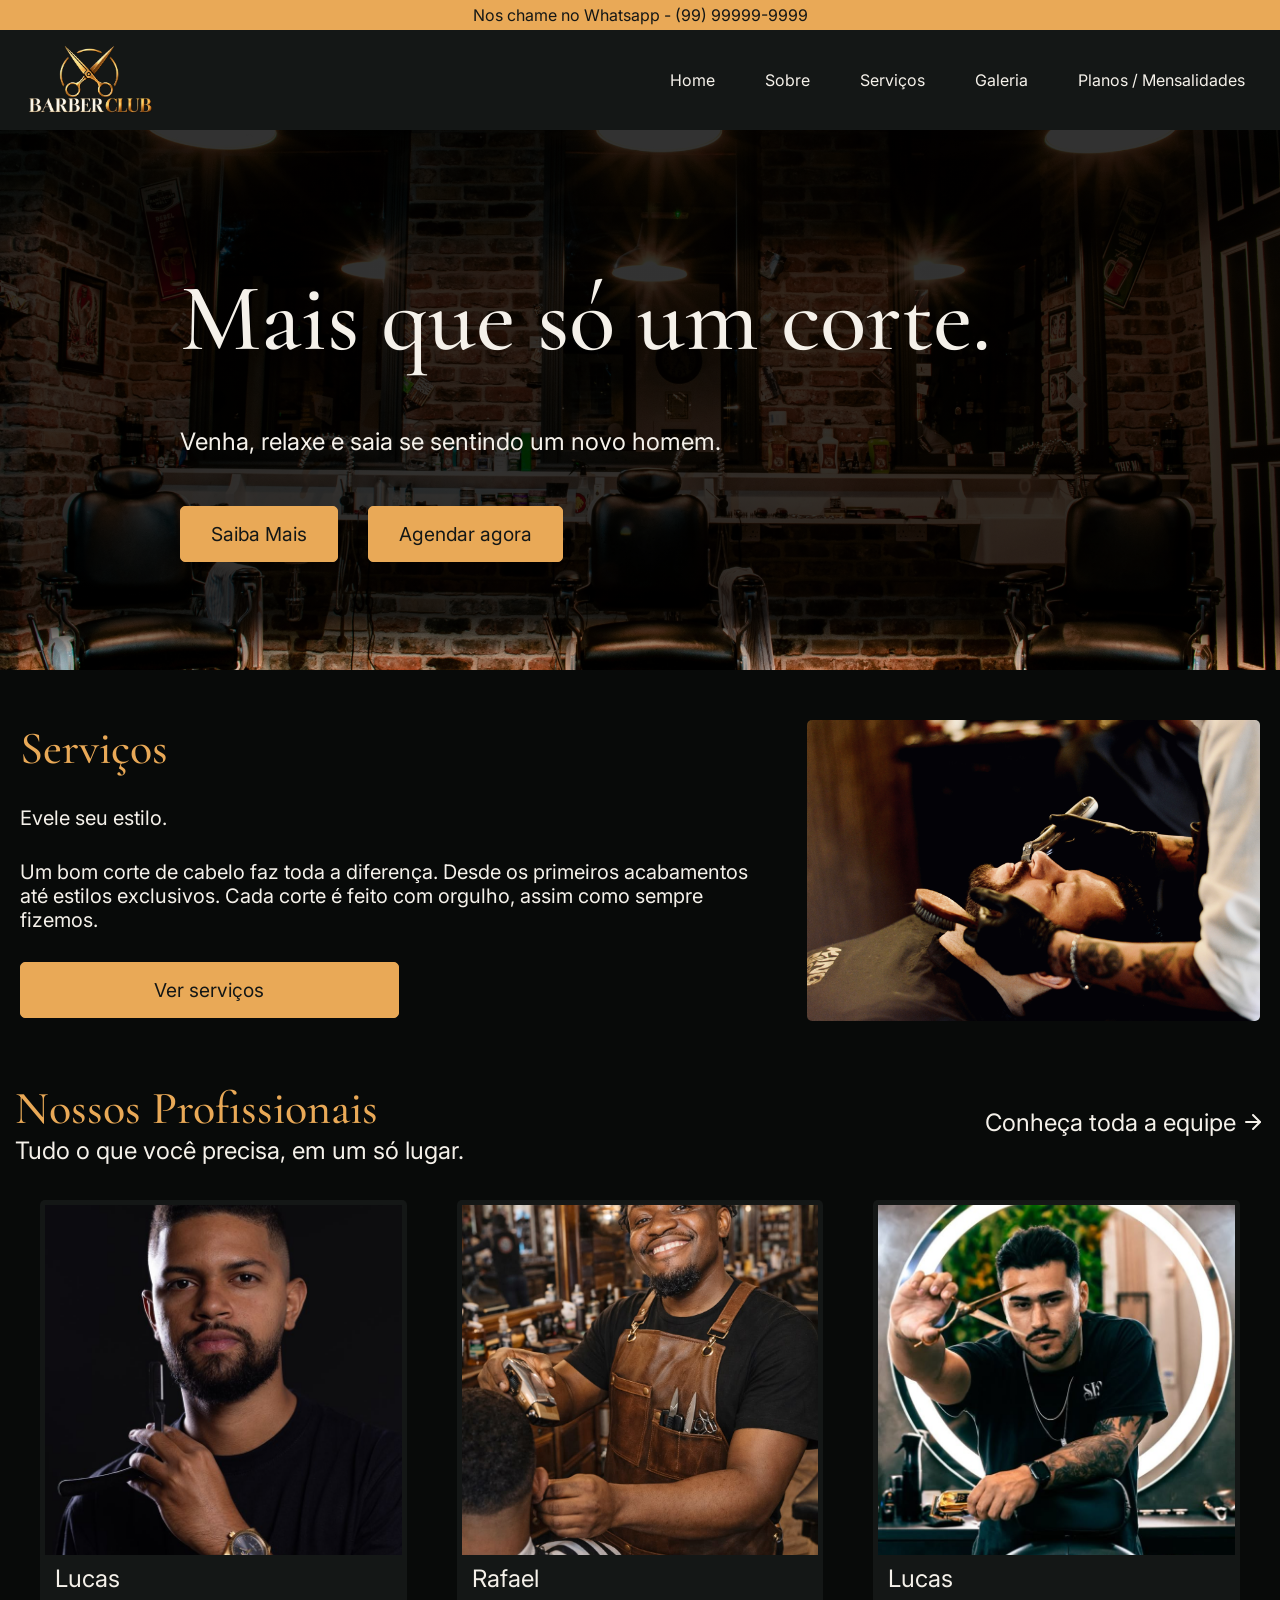
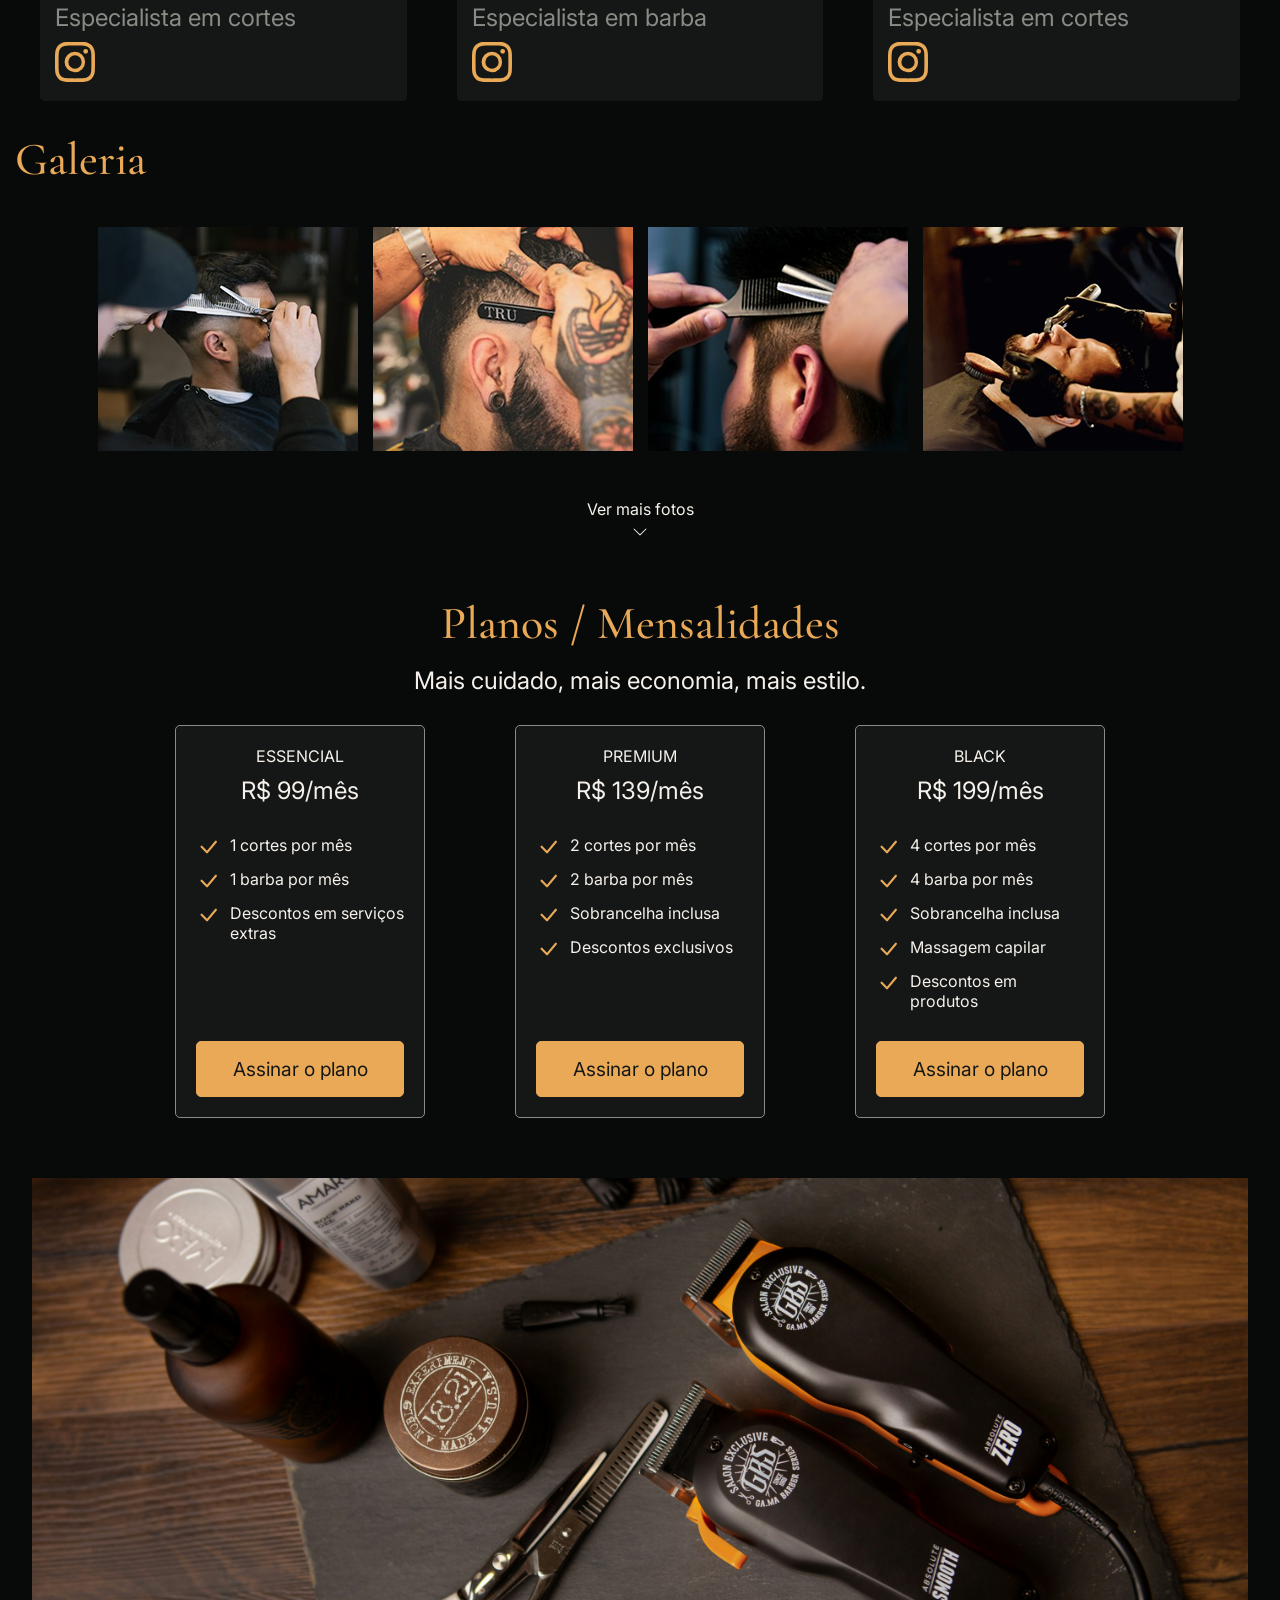
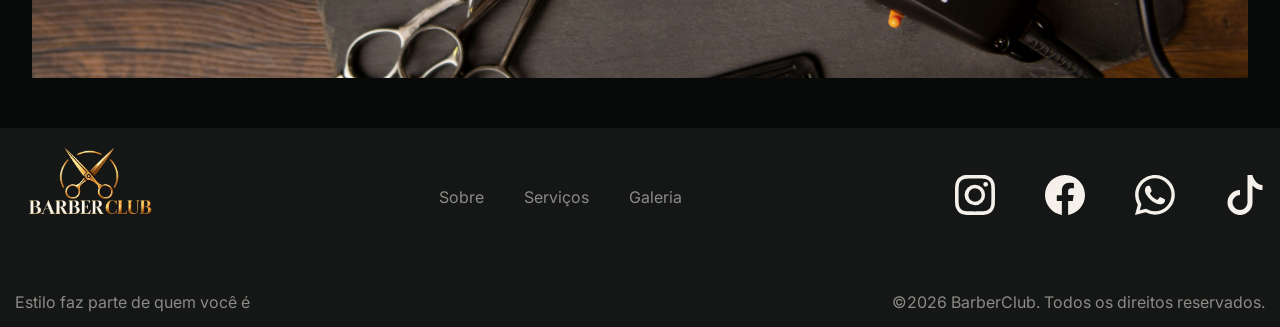
<file: index.html>
<!DOCTYPE html>
<html lang="en">

<head>
    <meta charset="UTF-8">
    <meta name="viewport" content="width=device-width, initial-scale=1.0">
    <link rel="stylesheet" href="./css/style.css">
    <link rel="icon" href="./assets/images/logo-aba-navegador.png" type="image/png">
    <title>Barber-Club</title>
</head>

<body>
    <header>
        <div class="header-top">
            <p>Nos chame no Whatsapp - (99) 99999-9999</p>
        </div>
        <div class="header-bot">
            <section class="logo">
                <a href="">
                    <img src="./assets/images/barbearia-logo.png" alt="">
                </a>
            </section>
            <section class="nav-items">
                <input type="checkbox" id="menu-toggle">
                <label for="menu-toggle" class="menu-icon">
                    <svg xmlns="http://www.w3.org/2000/svg" width="40" height="40" viewBox="0 0 24 24" fill="none"
                        stroke="white" stroke-width="2" stroke-linecap="round" stroke-linejoin="round"
                        class="lucide lucide-menu-icon lucide-menu icon-menu">
                        <path d="M4 5h16" />
                        <path d="M4 12h16" />
                        <path d="M4 19h16" />
                    </svg>

                    <svg class="icon-close" xmlns="http://www.w3.org/2000/svg" width="40" height="40"
                        viewBox="0 0 24 24" fill="none" stroke="white" stroke-width="2" stroke-linecap="round"
                        stroke-linejoin="round">

                        <path d="M18 6 6 18" />
                        <path d="m6 6 12 12" />
                    </svg>
                </label>

                <nav>
                    <ul>
                        <li><a href="./index.html">Home</a></li>
                        <li><a href="./pages/aboutus.html">Sobre</a></li>
                        <li><a href="./pages/sevices.html">Serviços</a></li>
                        <li><a href="./pages/galery.html">Galeria</a></li>
                        <li><a href="./pages/plans.html">Planos / Mensalidades</a></li>
                    </ul>
                </nav>
            </section>
        </div>
    </header>

    <main>
        <section class="hero">
            <figure class="hero-figure">
                <div class="dark-overlay"></div>
                <img src="./assets/images/barbearia-hero-home.jpg" alt="">
                <article>
                    <h1>Mais que só um corte.</h1>
                    <p class="descricoes">Venha, relaxe e saia se sentindo um novo homem.</p>
                    <div class="hero-buttons">
                        <a href="./pages/aboutus.html" class="btn">Saiba Mais</a>
                        <a href="./pages/sevices.html" class="btn">Agendar agora</a>
                    </div>
                </article>
            </figure>
        </section>

        <section class="services">
            <div class="services-items">
                <h2 class="text-gold">Serviços</h2>
                <p>Evele seu estilo.</p>
                <p>Um bom corte de cabelo faz toda a diferença.
                    Desde os primeiros acabamentos até estilos
                    exclusivos. Cada corte é feito com orgulho,
                    assim como sempre fizemos.</p>
                <a href="./pages/sevices.html" class="btn">Ver serviços</a>
            </div>
            <figure>
                <img src="./assets/images/cutting-hair.jpg" alt="">
            </figure>
        </section>

        <section class="barbers">
            <div class="barbers-items">
                <div>
                    <h2 class="text-gold">Nossos Profissionais</h2>
                    <p class="descricoes">Tudo o que você precisa, em um só lugar.</p>
                </div>
                <a href="./pages/professionals.html" class="text-icon" class="">Conheça toda a equipe <svg
                        xmlns="http://www.w3.org/2000/svg" width="24" height="24" viewBox="0 0 24 24" fill="none"
                        stroke="currentColor" stroke-width="2" stroke-linecap="round" stroke-linejoin="round"
                        class="lucide lucide-arrow-right">
                        <path d="M5 12h14" />
                        <path d="m12 5 7 7-7 7" />
                    </svg></a>
            </div>
            <div class="barbers-cards">
                <article class="card">
                    <section class="card-img">
                        <img src="./assets/images/barber-1.jpg" alt="">
                    </section>
                    <section class="card-items">
                        <p class="descricoes">Lucas</p>
                        <p class="descricoes font-gray">Especialista em cortes</p>
                        <a href="https://www.instagram.com/"><svg xmlns="http://www.w3.org/2000/svg" width="40"
                                height="40" fill="#E9A957" class="bi bi-instagram" viewBox="0 0 16 16">
                                <path
                                    d="M8 0C5.829 0 5.556.01 4.703.048 3.85.088 3.269.222 2.76.42a3.9 3.9 0 0 0-1.417.923A3.9 3.9 0 0 0 .42 2.76C.222 3.268.087 3.85.048 4.7.01 5.555 0 5.827 0 8.001c0 2.172.01 2.444.048 3.297.04.852.174 1.433.372 1.942.205.526.478.972.923 1.417.444.445.89.719 1.416.923.51.198 1.09.333 1.942.372C5.555 15.99 5.827 16 8 16s2.444-.01 3.298-.048c.851-.04 1.434-.174 1.943-.372a3.9 3.9 0 0 0 1.416-.923c.445-.445.718-.891.923-1.417.197-.509.332-1.09.372-1.942C15.99 10.445 16 10.173 16 8s-.01-2.445-.048-3.299c-.04-.851-.175-1.433-.372-1.941a3.9 3.9 0 0 0-.923-1.417A3.9 3.9 0 0 0 13.24.42c-.51-.198-1.092-.333-1.943-.372C10.443.01 10.172 0 7.998 0zm-.717 1.442h.718c2.136 0 2.389.007 3.232.046.78.035 1.204.166 1.486.275.373.145.64.319.92.599s.453.546.598.92c.11.281.24.705.275 1.485.039.843.047 1.096.047 3.231s-.008 2.389-.047 3.232c-.035.78-.166 1.203-.275 1.485a2.5 2.5 0 0 1-.599.919c-.28.28-.546.453-.92.598-.28.11-.704.24-1.485.276-.843.038-1.096.047-3.232.047s-2.39-.009-3.233-.047c-.78-.036-1.203-.166-1.485-.276a2.5 2.5 0 0 1-.92-.598 2.5 2.5 0 0 1-.6-.92c-.109-.281-.24-.705-.275-1.485-.038-.843-.046-1.096-.046-3.233s.008-2.388.046-3.231c.036-.78.166-1.204.276-1.486.145-.373.319-.64.599-.92s.546-.453.92-.598c.282-.11.705-.24 1.485-.276.738-.034 1.024-.044 2.515-.045zm4.988 1.328a.96.96 0 1 0 0 1.92.96.96 0 0 0 0-1.92m-4.27 1.122a4.109 4.109 0 1 0 0 8.217 4.109 4.109 0 0 0 0-8.217m0 1.441a2.667 2.667 0 1 1 0 5.334 2.667 2.667 0 0 1 0-5.334" />
                            </svg></a>

                    </section>
                </article>
                <article class="card">
                    <section class="card-img">
                        <img src="./assets/images/barber-3.jpg" alt="">
                    </section>
                    <section class="card-items">
                        <p class="descricoes">Rafael</p>
                        <p class="descricoes font-gray">Especialista em barba</p>
                        <a href="https://www.instagram.com/"><svg xmlns="http://www.w3.org/2000/svg" width="40"
                                height="40" fill="#E9A957" class="bi bi-instagram" viewBox="0 0 16 16">
                                <path
                                    d="M8 0C5.829 0 5.556.01 4.703.048 3.85.088 3.269.222 2.76.42a3.9 3.9 0 0 0-1.417.923A3.9 3.9 0 0 0 .42 2.76C.222 3.268.087 3.85.048 4.7.01 5.555 0 5.827 0 8.001c0 2.172.01 2.444.048 3.297.04.852.174 1.433.372 1.942.205.526.478.972.923 1.417.444.445.89.719 1.416.923.51.198 1.09.333 1.942.372C5.555 15.99 5.827 16 8 16s2.444-.01 3.298-.048c.851-.04 1.434-.174 1.943-.372a3.9 3.9 0 0 0 1.416-.923c.445-.445.718-.891.923-1.417.197-.509.332-1.09.372-1.942C15.99 10.445 16 10.173 16 8s-.01-2.445-.048-3.299c-.04-.851-.175-1.433-.372-1.941a3.9 3.9 0 0 0-.923-1.417A3.9 3.9 0 0 0 13.24.42c-.51-.198-1.092-.333-1.943-.372C10.443.01 10.172 0 7.998 0zm-.717 1.442h.718c2.136 0 2.389.007 3.232.046.78.035 1.204.166 1.486.275.373.145.64.319.92.599s.453.546.598.92c.11.281.24.705.275 1.485.039.843.047 1.096.047 3.231s-.008 2.389-.047 3.232c-.035.78-.166 1.203-.275 1.485a2.5 2.5 0 0 1-.599.919c-.28.28-.546.453-.92.598-.28.11-.704.24-1.485.276-.843.038-1.096.047-3.232.047s-2.39-.009-3.233-.047c-.78-.036-1.203-.166-1.485-.276a2.5 2.5 0 0 1-.92-.598 2.5 2.5 0 0 1-.6-.92c-.109-.281-.24-.705-.275-1.485-.038-.843-.046-1.096-.046-3.233s.008-2.388.046-3.231c.036-.78.166-1.204.276-1.486.145-.373.319-.64.599-.92s.546-.453.92-.598c.282-.11.705-.24 1.485-.276.738-.034 1.024-.044 2.515-.045zm4.988 1.328a.96.96 0 1 0 0 1.92.96.96 0 0 0 0-1.92m-4.27 1.122a4.109 4.109 0 1 0 0 8.217 4.109 4.109 0 0 0 0-8.217m0 1.441a2.667 2.667 0 1 1 0 5.334 2.667 2.667 0 0 1 0-5.334" />
                            </svg></a>

                    </section>
                </article>
                <article class="card">
                    <section class="card-img">
                        <img src="./assets/images/barber-2.jpg" alt="">
                    </section>
                    <section class="card-items">
                        <p class="descricoes">Lucas</p>
                        <p class="descricoes font-gray">Especialista em cortes</p>
                        <a href="https://www.instagram.com/"><svg xmlns="http://www.w3.org/2000/svg" width="40"
                                height="40" fill="#E9A957" class="bi bi-instagram" viewBox="0 0 16 16">
                                <path
                                    d="M8 0C5.829 0 5.556.01 4.703.048 3.85.088 3.269.222 2.76.42a3.9 3.9 0 0 0-1.417.923A3.9 3.9 0 0 0 .42 2.76C.222 3.268.087 3.85.048 4.7.01 5.555 0 5.827 0 8.001c0 2.172.01 2.444.048 3.297.04.852.174 1.433.372 1.942.205.526.478.972.923 1.417.444.445.89.719 1.416.923.51.198 1.09.333 1.942.372C5.555 15.99 5.827 16 8 16s2.444-.01 3.298-.048c.851-.04 1.434-.174 1.943-.372a3.9 3.9 0 0 0 1.416-.923c.445-.445.718-.891.923-1.417.197-.509.332-1.09.372-1.942C15.99 10.445 16 10.173 16 8s-.01-2.445-.048-3.299c-.04-.851-.175-1.433-.372-1.941a3.9 3.9 0 0 0-.923-1.417A3.9 3.9 0 0 0 13.24.42c-.51-.198-1.092-.333-1.943-.372C10.443.01 10.172 0 7.998 0zm-.717 1.442h.718c2.136 0 2.389.007 3.232.046.78.035 1.204.166 1.486.275.373.145.64.319.92.599s.453.546.598.92c.11.281.24.705.275 1.485.039.843.047 1.096.047 3.231s-.008 2.389-.047 3.232c-.035.78-.166 1.203-.275 1.485a2.5 2.5 0 0 1-.599.919c-.28.28-.546.453-.92.598-.28.11-.704.24-1.485.276-.843.038-1.096.047-3.232.047s-2.39-.009-3.233-.047c-.78-.036-1.203-.166-1.485-.276a2.5 2.5 0 0 1-.92-.598 2.5 2.5 0 0 1-.6-.92c-.109-.281-.24-.705-.275-1.485-.038-.843-.046-1.096-.046-3.233s.008-2.388.046-3.231c.036-.78.166-1.204.276-1.486.145-.373.319-.64.599-.92s.546-.453.92-.598c.282-.11.705-.24 1.485-.276.738-.034 1.024-.044 2.515-.045zm4.988 1.328a.96.96 0 1 0 0 1.92.96.96 0 0 0 0-1.92m-4.27 1.122a4.109 4.109 0 1 0 0 8.217 4.109 4.109 0 0 0 0-8.217m0 1.441a2.667 2.667 0 1 1 0 5.334 2.667 2.667 0 0 1 0-5.334" />
                            </svg></a>

                    </section>
                </article>

            </div>
        </section>

        <section class="galery">
            <div class="galery-top">
                <h2 class="text-gold">Galeria</h2>
            </div>
            <div class="galery-pictures">
                <figure>
                    <img src="./assets/images/small-version/haircut-1.png" alt="">
                </figure>
                <figure>
                    <img src="./assets/images/small-version/haircut-2.png" alt="">
                </figure>
                <figure>
                    <img src="./assets/images/small-version/haircut-3.png" alt="">
                </figure>
                <figure>
                    <img src="./assets/images/small-version/haircut-4.png" alt="">
                </figure>
            </div>
            <div class="galery-bot">
                <a href="./pages/galery.html">Ver mais fotos <svg xmlns="http://www.w3.org/2000/svg" width="16"
                        height="16" fill="currentColor" class="bi bi-chevron-down" viewBox="0 0 16 16">
                        <path fill-rule="evenodd"
                            d="M1.646 4.646a.5.5 0 0 1 .708 0L8 10.293l5.646-5.647a.5.5 0 0 1 .708.708l-6 6a.5.5 0 0 1-.708 0l-6-6a.5.5 0 0 1 0-.708" />
                    </svg>
                </a>
            </div>
        </section>

        <section class="plans">
            <div class="plans-wrapper">
                <div class="plans-top">
                    <h2 class="text-gold">Planos / Mensalidades</h2>
                    <p class="descricoes">Mais cuidado, mais economia, mais estilo.</p>
                </div>
                <div class="plans-cards">
                    <article class="plans-card">
                        <section class="card-top">
                            <p>ESSENCIAL</p>
                            <p class="descricoes">R$ 99/mês</p>
                        </section>
                        <section class="card-mid">
                            <div class="plan-item">
                                <svg xmlns="http://www.w3.org/2000/svg" width="24" height="24" fill="#E9A957"
                                    class="bi bi-check-lg" viewBox="0 0 16 16">
                                    <path
                                        d="M12.736 3.97a.733.733 0 0 1 1.047 0c.286.289.29.756.01 1.05L7.88 12.01a.733.733 0 0 1-1.065.02L3.217 8.384a.757.757 0 0 1 0-1.06.733.733 0 0 1 1.047 0l3.052 3.093 5.4-6.425z" />
                                </svg>
                                <p>1 cortes por mês</p>
                            </div>
                            <div class="plan-item">
                                <svg xmlns="http://www.w3.org/2000/svg" width="24" height="24" fill="#E9A957"
                                    class="bi bi-check-lg" viewBox="0 0 16 16">
                                    <path
                                        d="M12.736 3.97a.733.733 0 0 1 1.047 0c.286.289.29.756.01 1.05L7.88 12.01a.733.733 0 0 1-1.065.02L3.217 8.384a.757.757 0 0 1 0-1.06.733.733 0 0 1 1.047 0l3.052 3.093 5.4-6.425z" />
                                </svg>
                                <p>1 barba por mês</p>
                            </div>
                            <div class="plan-item">
                                <svg xmlns="http://www.w3.org/2000/svg" width="24" height="24" fill="#E9A957"
                                    class="bi bi-check-lg" viewBox="0 0 16 16">
                                    <path
                                        d="M12.736 3.97a.733.733 0 0 1 1.047 0c.286.289.29.756.01 1.05L7.88 12.01a.733.733 0 0 1-1.065.02L3.217 8.384a.757.757 0 0 1 0-1.06.733.733 0 0 1 1.047 0l3.052 3.093 5.4-6.425z" />
                                </svg>
                                <p>Descontos em serviços extras</p>
                            </div>
                        </section>
                        <section class="card-bot">
                            <a href="" class="btn">Assinar o plano</a>
                        </section>
                    </article>
                    <article class="plans-card">
                        <section class="card-top">
                            <p>PREMIUM</p>
                            <p class="descricoes">R$ 139/mês</p>
                        </section>
                        <section class="card-mid">
                            <div class="plan-item">
                                <svg xmlns="http://www.w3.org/2000/svg" width="24" height="24" fill="#E9A957"
                                    class="bi bi-check-lg" viewBox="0 0 16 16">
                                    <path
                                        d="M12.736 3.97a.733.733 0 0 1 1.047 0c.286.289.29.756.01 1.05L7.88 12.01a.733.733 0 0 1-1.065.02L3.217 8.384a.757.757 0 0 1 0-1.06.733.733 0 0 1 1.047 0l3.052 3.093 5.4-6.425z" />
                                </svg>
                                <p>2 cortes por mês</p>
                            </div>
                            <div class="plan-item">
                                <svg xmlns="http://www.w3.org/2000/svg" width="24" height="24" fill="#E9A957"
                                    class="bi bi-check-lg" viewBox="0 0 16 16">
                                    <path
                                        d="M12.736 3.97a.733.733 0 0 1 1.047 0c.286.289.29.756.01 1.05L7.88 12.01a.733.733 0 0 1-1.065.02L3.217 8.384a.757.757 0 0 1 0-1.06.733.733 0 0 1 1.047 0l3.052 3.093 5.4-6.425z" />
                                </svg>
                                <p>2 barba por mês</p>
                            </div>
                            <div class="plan-item">
                                <svg xmlns="http://www.w3.org/2000/svg" width="24" height="24" fill="#E9A957"
                                    class="bi bi-check-lg" viewBox="0 0 16 16">
                                    <path
                                        d="M12.736 3.97a.733.733 0 0 1 1.047 0c.286.289.29.756.01 1.05L7.88 12.01a.733.733 0 0 1-1.065.02L3.217 8.384a.757.757 0 0 1 0-1.06.733.733 0 0 1 1.047 0l3.052 3.093 5.4-6.425z" />
                                </svg>
                                <p>Sobrancelha inclusa</p>
                            </div>
                            <div class="plan-item">
                                <svg xmlns="http://www.w3.org/2000/svg" width="24" height="24" fill="#E9A957"
                                    class="bi bi-check-lg" viewBox="0 0 16 16">
                                    <path
                                        d="M12.736 3.97a.733.733 0 0 1 1.047 0c.286.289.29.756.01 1.05L7.88 12.01a.733.733 0 0 1-1.065.02L3.217 8.384a.757.757 0 0 1 0-1.06.733.733 0 0 1 1.047 0l3.052 3.093 5.4-6.425z" />
                                </svg>
                                <p>Descontos exclusivos</p>
                            </div>
                        </section>
                        <section class="card-bot">
                            <a href="" class="btn">Assinar o plano</a>
                        </section>
                    </article>
                    <article class="plans-card">
                        <section class="card-top">
                            <p>BLACK</p>
                            <p class="descricoes">R$ 199/mês</p>
                        </section>
                        <section class="card-mid">
                            <div class="plan-item">
                                <svg xmlns="http://www.w3.org/2000/svg" width="24" height="24" fill="#E9A957"
                                    class="bi bi-check-lg" viewBox="0 0 16 16">
                                    <path
                                        d="M12.736 3.97a.733.733 0 0 1 1.047 0c.286.289.29.756.01 1.05L7.88 12.01a.733.733 0 0 1-1.065.02L3.217 8.384a.757.757 0 0 1 0-1.06.733.733 0 0 1 1.047 0l3.052 3.093 5.4-6.425z" />
                                </svg>
                                <p>4 cortes por mês</p>
                            </div>
                            <div class="plan-item">
                                <svg xmlns="http://www.w3.org/2000/svg" width="24" height="24" fill="#E9A957"
                                    class="bi bi-check-lg" viewBox="0 0 16 16">
                                    <path
                                        d="M12.736 3.97a.733.733 0 0 1 1.047 0c.286.289.29.756.01 1.05L7.88 12.01a.733.733 0 0 1-1.065.02L3.217 8.384a.757.757 0 0 1 0-1.06.733.733 0 0 1 1.047 0l3.052 3.093 5.4-6.425z" />
                                </svg>
                                <p>4 barba por mês</p>
                            </div>
                            <div class="plan-item">
                                <svg xmlns="http://www.w3.org/2000/svg" width="24" height="24" fill="#E9A957"
                                    class="bi bi-check-lg" viewBox="0 0 16 16">
                                    <path
                                        d="M12.736 3.97a.733.733 0 0 1 1.047 0c.286.289.29.756.01 1.05L7.88 12.01a.733.733 0 0 1-1.065.02L3.217 8.384a.757.757 0 0 1 0-1.06.733.733 0 0 1 1.047 0l3.052 3.093 5.4-6.425z" />
                                </svg>
                                <p>Sobrancelha inclusa</p>
                            </div>
                            <div class="plan-item">
                                <svg xmlns="http://www.w3.org/2000/svg" width="24" height="24" fill="#E9A957"
                                    class="bi bi-check-lg" viewBox="0 0 16 16">
                                    <path
                                        d="M12.736 3.97a.733.733 0 0 1 1.047 0c.286.289.29.756.01 1.05L7.88 12.01a.733.733 0 0 1-1.065.02L3.217 8.384a.757.757 0 0 1 0-1.06.733.733 0 0 1 1.047 0l3.052 3.093 5.4-6.425z" />
                                </svg>
                                <p>Massagem capilar</p>
                            </div>
                            <div class="plan-item">
                                <svg xmlns="http://www.w3.org/2000/svg" width="24" height="24" fill="#E9A957"
                                    class="bi bi-check-lg" viewBox="0 0 16 16">
                                    <path
                                        d="M12.736 3.97a.733.733 0 0 1 1.047 0c.286.289.29.756.01 1.05L7.88 12.01a.733.733 0 0 1-1.065.02L3.217 8.384a.757.757 0 0 1 0-1.06.733.733 0 0 1 1.047 0l3.052 3.093 5.4-6.425z" />
                                </svg>
                                <p>Descontos em produtos</p>
                            </div>
                        </section>
                        <section class="card-bot">
                            <a href="" class="btn">Assinar o plano</a>
                        </section>
                    </article>
                </div>
            </div>
            <figure>
                <img src="./assets/images/tools.jpg" alt="">
            </figure>
        </section>
    </main>

    <footer>
        <div class="footer-top">
            <figure>
                <img src="./assets/images/barbearia-logo.png" alt="">
            </figure>
            <div class="footer-links">
                <a href="">Sobre</a><a href="">Serviços</a><a href="">Galeria</a>
            </div>
            <div class="footer-socials">
                <a href="">
                    <svg xmlns="http://www.w3.org/2000/svg" width="40" height="40" fill="currentColor"
                        class="bi bi-instagram" viewBox="0 0 16 16">
                        <path
                            d="M8 0C5.829 0 5.556.01 4.703.048 3.85.088 3.269.222 2.76.42a3.9 3.9 0 0 0-1.417.923A3.9 3.9 0 0 0 .42 2.76C.222 3.268.087 3.85.048 4.7.01 5.555 0 5.827 0 8.001c0 2.172.01 2.444.048 3.297.04.852.174 1.433.372 1.942.205.526.478.972.923 1.417.444.445.89.719 1.416.923.51.198 1.09.333 1.942.372C5.555 15.99 5.827 16 8 16s2.444-.01 3.298-.048c.851-.04 1.434-.174 1.943-.372a3.9 3.9 0 0 0 1.416-.923c.445-.445.718-.891.923-1.417.197-.509.332-1.09.372-1.942C15.99 10.445 16 10.173 16 8s-.01-2.445-.048-3.299c-.04-.851-.175-1.433-.372-1.941a3.9 3.9 0 0 0-.923-1.417A3.9 3.9 0 0 0 13.24.42c-.51-.198-1.092-.333-1.943-.372C10.443.01 10.172 0 7.998 0zm-.717 1.442h.718c2.136 0 2.389.007 3.232.046.78.035 1.204.166 1.486.275.373.145.64.319.92.599s.453.546.598.92c.11.281.24.705.275 1.485.039.843.047 1.096.047 3.231s-.008 2.389-.047 3.232c-.035.78-.166 1.203-.275 1.485a2.5 2.5 0 0 1-.599.919c-.28.28-.546.453-.92.598-.28.11-.704.24-1.485.276-.843.038-1.096.047-3.232.047s-2.39-.009-3.233-.047c-.78-.036-1.203-.166-1.485-.276a2.5 2.5 0 0 1-.92-.598 2.5 2.5 0 0 1-.6-.92c-.109-.281-.24-.705-.275-1.485-.038-.843-.046-1.096-.046-3.233s.008-2.388.046-3.231c.036-.78.166-1.204.276-1.486.145-.373.319-.64.599-.92s.546-.453.92-.598c.282-.11.705-.24 1.485-.276.738-.034 1.024-.044 2.515-.045zm4.988 1.328a.96.96 0 1 0 0 1.92.96.96 0 0 0 0-1.92m-4.27 1.122a4.109 4.109 0 1 0 0 8.217 4.109 4.109 0 0 0 0-8.217m0 1.441a2.667 2.667 0 1 1 0 5.334 2.667 2.667 0 0 1 0-5.334" />
                    </svg>
                </a>

                <a href="">
                    <svg xmlns="http://www.w3.org/2000/svg" width="40" height="40" fill="currentColor"
                        class="bi bi-facebook" viewBox="0 0 16 16">
                        <path
                            d="M16 8.049c0-4.446-3.582-8.05-8-8.05C3.58 0-.002 3.603-.002 8.05c0 4.017 2.926 7.347 6.75 7.951v-5.625h-2.03V8.05H6.75V6.275c0-2.017 1.195-3.131 3.022-3.131.876 0 1.791.157 1.791.157v1.98h-1.009c-.993 0-1.303.621-1.303 1.258v1.51h2.218l-.354 2.326H9.25V16c3.824-.604 6.75-3.934 6.75-7.951" />
                    </svg>
                </a>

                <a href="">
                    <svg xmlns="http://www.w3.org/2000/svg" width="40" height="40" fill="currentColor"
                        class="bi bi-whatsapp" viewBox="0 0 16 16">
                        <path
                            d="M13.601 2.326A7.85 7.85 0 0 0 7.994 0C3.627 0 .068 3.558.064 7.926c0 1.399.366 2.76 1.057 3.965L0 16l4.204-1.102a7.9 7.9 0 0 0 3.79.965h.004c4.368 0 7.926-3.558 7.93-7.93A7.9 7.9 0 0 0 13.6 2.326zM7.994 14.521a6.6 6.6 0 0 1-3.356-.92l-.24-.144-2.494.654.666-2.433-.156-.251a6.56 6.56 0 0 1-1.007-3.505c0-3.626 2.957-6.584 6.591-6.584a6.56 6.56 0 0 1 4.66 1.931 6.56 6.56 0 0 1 1.928 4.66c-.004 3.639-2.961 6.592-6.592 6.592m3.615-4.934c-.197-.099-1.17-.578-1.353-.646-.182-.065-.315-.099-.445.099-.133.197-.513.646-.627.775-.114.133-.232.148-.43.05-.197-.1-.836-.308-1.592-.985-.59-.525-.985-1.175-1.103-1.372-.114-.198-.011-.304.088-.403.087-.088.197-.232.296-.346.1-.114.133-.198.198-.33.065-.134.034-.248-.015-.347-.05-.099-.445-1.076-.612-1.47-.16-.389-.323-.335-.445-.34-.114-.007-.247-.007-.38-.007a.73.73 0 0 0-.529.247c-.182.198-.691.677-.691 1.654s.71 1.916.81 2.049c.098.133 1.394 2.132 3.383 2.992.47.205.84.326 1.129.418.475.152.904.129 1.246.08.38-.058 1.171-.48 1.338-.943.164-.464.164-.86.114-.943-.049-.084-.182-.133-.38-.232" />
                    </svg>
                </a>

                <a href="">
                    <svg xmlns="http://www.w3.org/2000/svg" width="40" height="40" fill="currentColor"
                        class="bi bi-tiktok" viewBox="0 0 16 16">
                        <path
                            d="M9 0h1.98c.144.715.54 1.617 1.235 2.512C12.895 3.389 13.797 4 15 4v2c-1.753 0-3.07-.814-4-1.829V11a5 5 0 1 1-5-5v2a3 3 0 1 0 3 3z" />
                    </svg>
                </a>
            </div>
        </div>

        <div class="footer-bot">
            <p>Estilo faz parte de quem você é</p>
            <p>&copy;2026 BarberClub. Todos os direitos reservados.</p>
        </div>
    </footer>
</body>

</html>
</file>
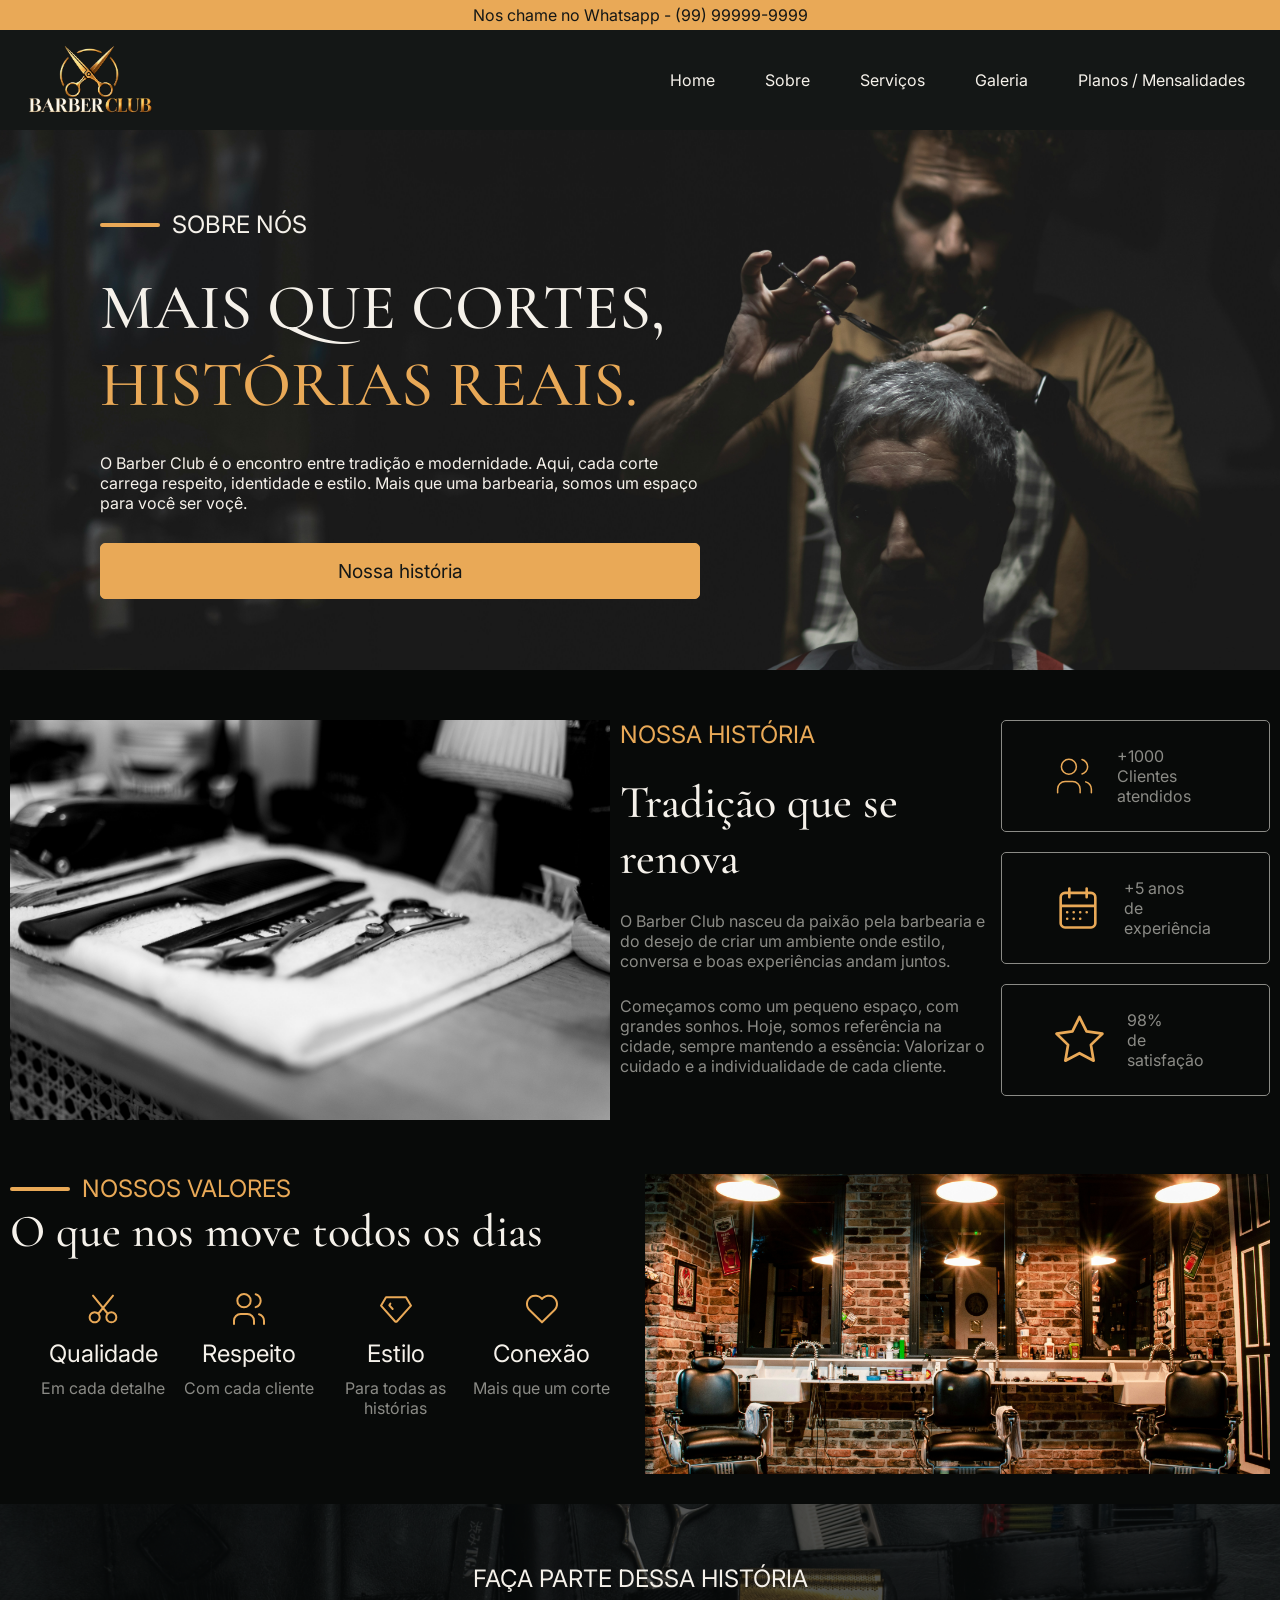
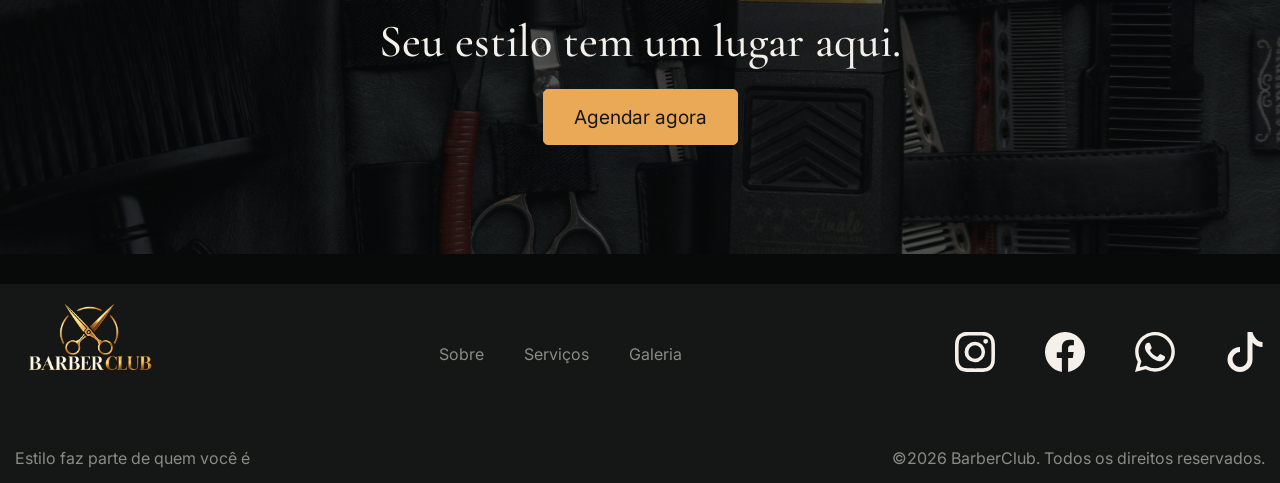
<file: pages/aboutus.html>
<!DOCTYPE html>
<html lang="en">

<head>
    <meta charset="UTF-8">
    <meta name="viewport" content="width=device-width, initial-scale=1.0">
    <link rel="stylesheet" href="../css/aboutus.css">
    <link rel="icon" href="../assets/images/logo-aba-navegador.png" type="image/png">
    <title>BarberClub - Sobre nós</title>
</head>

<body>

    <header>
        <div class="header-top">
            <p>Nos chame no Whatsapp - (99) 99999-9999</p>
        </div>
        <div class="header-bot">
            <section class="logo">
                <a href="../index.html">
                    <img src="../assets/images/barbearia-logo.png" alt="">
                </a>
            </section>
            <section class="nav-items">
                <input type="checkbox" id="menu-toggle">
                <label for="menu-toggle" class="menu-icon">
                    <svg xmlns="http://www.w3.org/2000/svg" width="40" height="40" viewBox="0 0 24 24" fill="none"
                        stroke="white" stroke-width="2" stroke-linecap="round" stroke-linejoin="round"
                        class="lucide lucide-menu-icon lucide-menu icon-menu">
                        <path d="M4 5h16" />
                        <path d="M4 12h16" />
                        <path d="M4 19h16" />
                    </svg>

                    <svg class="icon-close" xmlns="http://www.w3.org/2000/svg" width="40" height="40"
                        viewBox="0 0 24 24" fill="none" stroke="white" stroke-width="2" stroke-linecap="round"
                        stroke-linejoin="round">

                        <path d="M18 6 6 18" />
                        <path d="m6 6 12 12" />
                    </svg>
                </label>

                <nav>
                    <ul>
                        <li><a href="../index.html">Home</a></li>
                        <li><a href="./aboutus.html">Sobre</a></li>
                        <li><a href="./sevices.html">Serviços</a></li>
                        <li><a href="./galery.html">Galeria</a></li>
                        <li><a href="./plans.html">Planos / Mensalidades</a></li>
                    </ul>
                </nav>
            </section>
        </div>
    </header>

    <main>

        <section class="hero">
            <figure>
                <img src="../assets/images/aboutus-hero.jpg" alt="">
                <article>
                    <p class="descricoes before">SOBRE NÓS</p>
                    <h1>MAIS QUE CORTES, <span class="text-gold font-title"> HISTÓRIAS REAIS.</span></h1>
                    <p>O Barber Club é o encontro entre tradição e modernidade. Aqui, cada corte carrega respeito,
                        identidade e estilo. Mais que uma barbearia, somos um espaço para você ser voçê.</p>
                    <a href="#history" class="btn">Nossa história</a>
                </article>
            </figure>
        </section>

        <section class="history" id="history">
            <figure class="history-top">
                <img src="../assets/images/arthur-humeau-pu20JkUx--A-unsplash.jpg" alt="">
            </figure>
            <article class="history-mid">
                <p class="text-gold descricoes">NOSSA HISTÓRIA</p>
                <h2>Tradição que se renova</h2>
                <p class="font-gray">O Barber Club nasceu da paixão pela barbearia e do desejo de criar um ambiente onde
                    estilo, conversa
                    e boas experiências andam juntos.</p>
                <p class="font-gray">Começamos como um pequeno espaço, com grandes sonhos. Hoje, somos referência na
                    cidade, sempre
                    mantendo a essência: Valorizar o cuidado e a individualidade de cada cliente. </p>
            </article>
            <div class="history-bot">
                <article>
                    <figure>
                        <img src="../assets/icons/users.svg" alt="">
                    </figure>
                    <div>
                        <p class="font-gray">+1000</p>
                        <p class="font-gray">Clientes atendidos</p>
                    </div>
                </article>
                <article>
                    <figure>
                        <img src="../assets/icons/calendar-week.svg" alt="">
                    </figure>
                    <div>
                        <p class="font-gray">+5 anos</p>
                        <p class="font-gray">de experiência</p>
                    </div>
                </article>
                <article>
                    <figure>
                        <img src="../assets/icons/star.svg" alt="">
                    </figure>
                    <div>
                        <p class="font-gray">98%</p>
                        <p class="font-gray">de satisfação</p>
                    </div>
                </article>
            </div>
        </section>

        <section class="our-values">
            <div class="our-values-left">
                <p class="text-gold before descricoes">NOSSOS VALORES</p>
                <h2>O que nos move todos os dias</h2>
                <div class="values-cards">
                    <article class="values-card">
                        <img src="../assets/icons/tabler-icon-cut.svg" alt="">
                        <p class="descricoes">Qualidade</p>
                        <p class="font-gray">Em cada detalhe</p>
                    </article>
                    <article class="values-card">
                        <img src="../assets/icons/users-40px.svg" alt="">
                        <p class="descricoes">Respeito</p>
                        <p class="font-gray">Com cada cliente</p>
                    </article>
                    <article class="values-card">
                        <img src="../assets/icons/diamond.svg" alt="">
                        <p class="descricoes">Estilo</p>
                        <p class="font-gray">Para todas as histórias</p>
                    </article>
                    <article class="values-card">
                        <img src="../assets/icons/heart.svg" alt="">
                        <p class="descricoes">Conexão</p>
                        <p class="font-gray">Mais que um corte</p>
                    </article>
                </div>
            </div>
            <figure>
                <img src="../assets/images/barbearia-hero-home.jpg" alt="">
            </figure>
        </section>

        <section class="bottom-section">
            <article>
                <p class="descricoes">FAÇA PARTE DESSA HISTÓRIA</p>
                <h2>Seu estilo tem um lugar aqui.</h2>
                <a href="../pages/sevices.html" class="btn">Agendar agora</a>
            </article>
        </section>

    </main>

    <footer>
        <div class="footer-top">
            <figure>
                <img src="../assets/images/barbearia-logo.png" alt="">
            </figure>
            <div class="footer-links">
                <a href="">Sobre</a><a href="">Serviços</a><a href="">Galeria</a>
            </div>
            <div class="footer-socials">
                <a href="">
                    <svg xmlns="http://www.w3.org/2000/svg" width="40" height="40" fill="currentColor"
                        class="bi bi-instagram" viewBox="0 0 16 16">
                        <path
                            d="M8 0C5.829 0 5.556.01 4.703.048 3.85.088 3.269.222 2.76.42a3.9 3.9 0 0 0-1.417.923A3.9 3.9 0 0 0 .42 2.76C.222 3.268.087 3.85.048 4.7.01 5.555 0 5.827 0 8.001c0 2.172.01 2.444.048 3.297.04.852.174 1.433.372 1.942.205.526.478.972.923 1.417.444.445.89.719 1.416.923.51.198 1.09.333 1.942.372C5.555 15.99 5.827 16 8 16s2.444-.01 3.298-.048c.851-.04 1.434-.174 1.943-.372a3.9 3.9 0 0 0 1.416-.923c.445-.445.718-.891.923-1.417.197-.509.332-1.09.372-1.942C15.99 10.445 16 10.173 16 8s-.01-2.445-.048-3.299c-.04-.851-.175-1.433-.372-1.941a3.9 3.9 0 0 0-.923-1.417A3.9 3.9 0 0 0 13.24.42c-.51-.198-1.092-.333-1.943-.372C10.443.01 10.172 0 7.998 0zm-.717 1.442h.718c2.136 0 2.389.007 3.232.046.78.035 1.204.166 1.486.275.373.145.64.319.92.599s.453.546.598.92c.11.281.24.705.275 1.485.039.843.047 1.096.047 3.231s-.008 2.389-.047 3.232c-.035.78-.166 1.203-.275 1.485a2.5 2.5 0 0 1-.599.919c-.28.28-.546.453-.92.598-.28.11-.704.24-1.485.276-.843.038-1.096.047-3.232.047s-2.39-.009-3.233-.047c-.78-.036-1.203-.166-1.485-.276a2.5 2.5 0 0 1-.92-.598 2.5 2.5 0 0 1-.6-.92c-.109-.281-.24-.705-.275-1.485-.038-.843-.046-1.096-.046-3.233s.008-2.388.046-3.231c.036-.78.166-1.204.276-1.486.145-.373.319-.64.599-.92s.546-.453.92-.598c.282-.11.705-.24 1.485-.276.738-.034 1.024-.044 2.515-.045zm4.988 1.328a.96.96 0 1 0 0 1.92.96.96 0 0 0 0-1.92m-4.27 1.122a4.109 4.109 0 1 0 0 8.217 4.109 4.109 0 0 0 0-8.217m0 1.441a2.667 2.667 0 1 1 0 5.334 2.667 2.667 0 0 1 0-5.334" />
                    </svg>
                </a>

                <a href="">
                    <svg xmlns="http://www.w3.org/2000/svg" width="40" height="40" fill="currentColor"
                        class="bi bi-facebook" viewBox="0 0 16 16">
                        <path
                            d="M16 8.049c0-4.446-3.582-8.05-8-8.05C3.58 0-.002 3.603-.002 8.05c0 4.017 2.926 7.347 6.75 7.951v-5.625h-2.03V8.05H6.75V6.275c0-2.017 1.195-3.131 3.022-3.131.876 0 1.791.157 1.791.157v1.98h-1.009c-.993 0-1.303.621-1.303 1.258v1.51h2.218l-.354 2.326H9.25V16c3.824-.604 6.75-3.934 6.75-7.951" />
                    </svg>
                </a>

                <a href="">
                    <svg xmlns="http://www.w3.org/2000/svg" width="40" height="40" fill="currentColor"
                        class="bi bi-whatsapp" viewBox="0 0 16 16">
                        <path
                            d="M13.601 2.326A7.85 7.85 0 0 0 7.994 0C3.627 0 .068 3.558.064 7.926c0 1.399.366 2.76 1.057 3.965L0 16l4.204-1.102a7.9 7.9 0 0 0 3.79.965h.004c4.368 0 7.926-3.558 7.93-7.93A7.9 7.9 0 0 0 13.6 2.326zM7.994 14.521a6.6 6.6 0 0 1-3.356-.92l-.24-.144-2.494.654.666-2.433-.156-.251a6.56 6.56 0 0 1-1.007-3.505c0-3.626 2.957-6.584 6.591-6.584a6.56 6.56 0 0 1 4.66 1.931 6.56 6.56 0 0 1 1.928 4.66c-.004 3.639-2.961 6.592-6.592 6.592m3.615-4.934c-.197-.099-1.17-.578-1.353-.646-.182-.065-.315-.099-.445.099-.133.197-.513.646-.627.775-.114.133-.232.148-.43.05-.197-.1-.836-.308-1.592-.985-.59-.525-.985-1.175-1.103-1.372-.114-.198-.011-.304.088-.403.087-.088.197-.232.296-.346.1-.114.133-.198.198-.33.065-.134.034-.248-.015-.347-.05-.099-.445-1.076-.612-1.47-.16-.389-.323-.335-.445-.34-.114-.007-.247-.007-.38-.007a.73.73 0 0 0-.529.247c-.182.198-.691.677-.691 1.654s.71 1.916.81 2.049c.098.133 1.394 2.132 3.383 2.992.47.205.84.326 1.129.418.475.152.904.129 1.246.08.38-.058 1.171-.48 1.338-.943.164-.464.164-.86.114-.943-.049-.084-.182-.133-.38-.232" />
                    </svg>
                </a>

                <a href="">
                    <svg xmlns="http://www.w3.org/2000/svg" width="40" height="40" fill="currentColor"
                        class="bi bi-tiktok" viewBox="0 0 16 16">
                        <path
                            d="M9 0h1.98c.144.715.54 1.617 1.235 2.512C12.895 3.389 13.797 4 15 4v2c-1.753 0-3.07-.814-4-1.829V11a5 5 0 1 1-5-5v2a3 3 0 1 0 3 3z" />
                    </svg>
                </a>
            </div>
        </div>

        <div class="footer-bot">
            <p>Estilo faz parte de quem você é</p>
            <p>&copy;2026 BarberClub. Todos os direitos reservados.</p>
        </div>
    </footer>

</body>

</html>
</file>
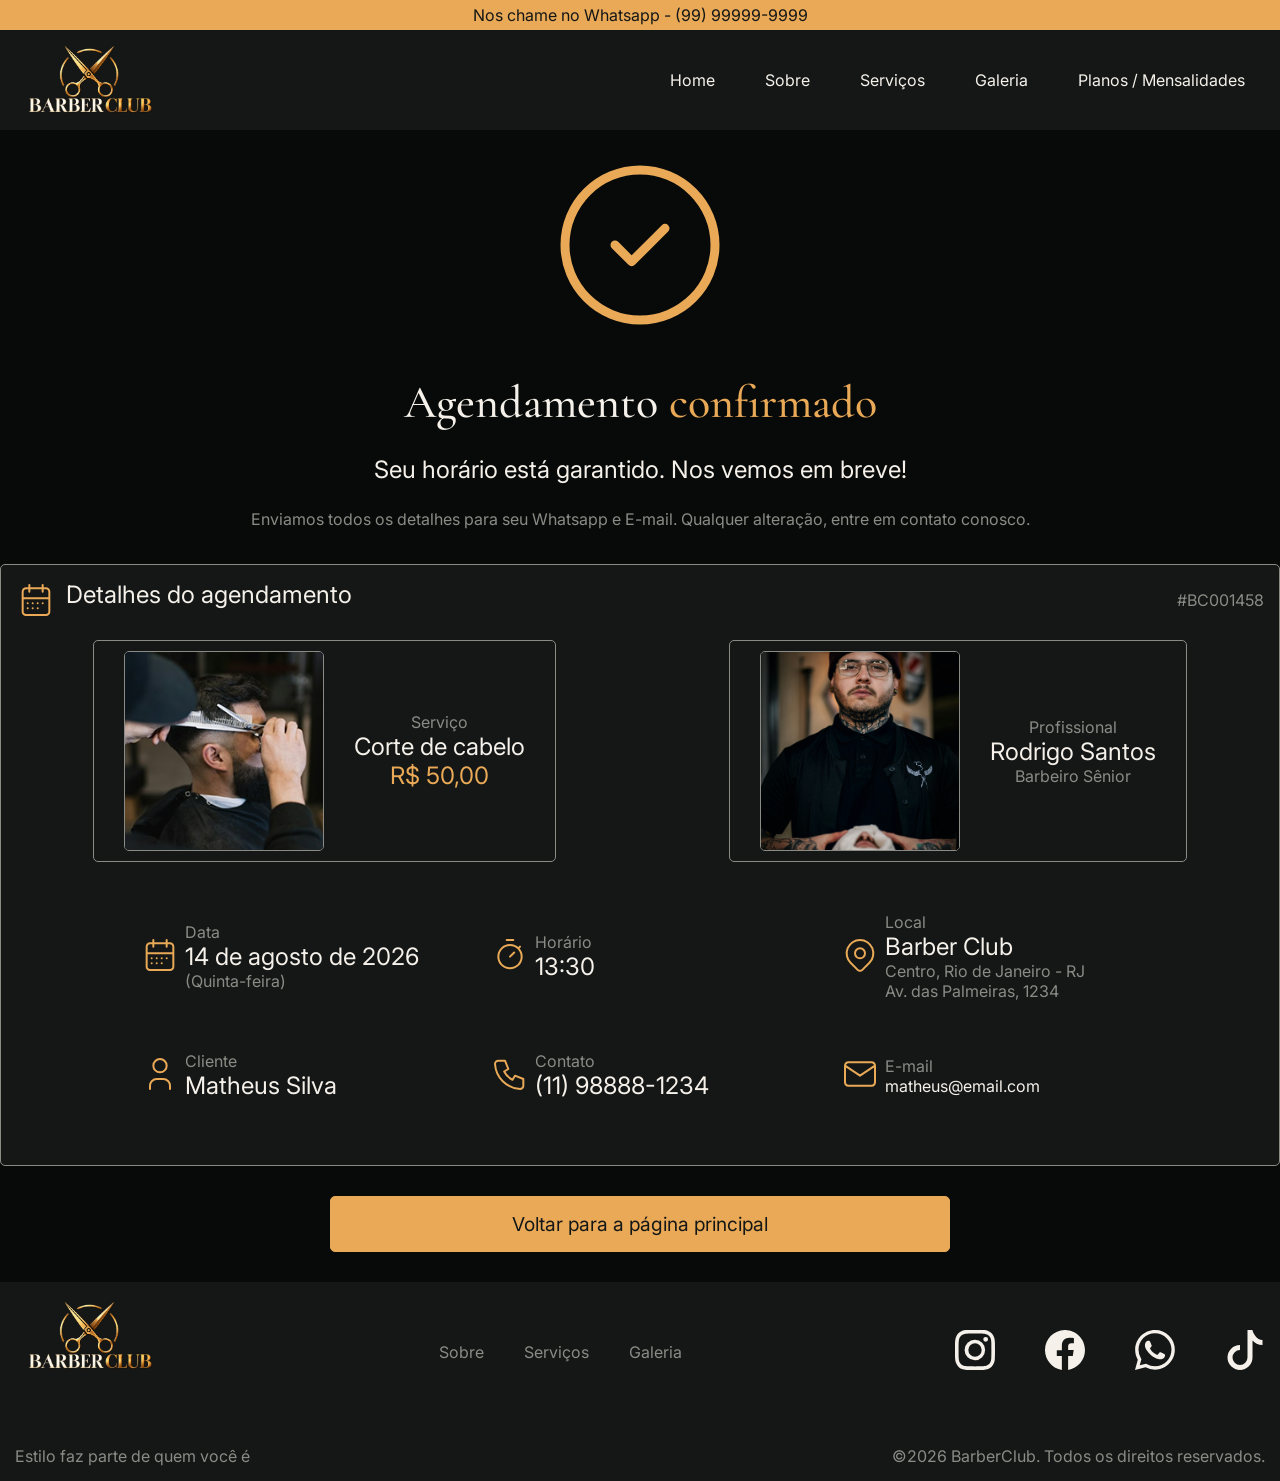
<file: pages/confirmation.html>
<!DOCTYPE html>
<html lang="en">

<head>
    <meta charset="UTF-8">
    <meta name="viewport" content="width=device-width, initial-scale=1.0">
    <link rel="stylesheet" href="../css/confirmation.css">
    <link rel="icon" href="../assets/images/logo-aba-navegador.png" type="image/png">
    <title>BarberClub - Confirmação</title>
</head>

<body>

    <header>
        <div class="header-top">
            <p>Nos chame no Whatsapp - (99) 99999-9999</p>
        </div>
        <div class="header-bot">
            <section class="logo">
                <a href="../index.html">
                    <img src="../assets/images/barbearia-logo.png" alt="">
                </a>
            </section>
            <section class="nav-items">
                <input type="checkbox" id="menu-toggle">
                <label for="menu-toggle" class="menu-icon">
                    <svg xmlns="http://www.w3.org/2000/svg" width="40" height="40" viewBox="0 0 24 24" fill="none"
                        stroke="white" stroke-width="2" stroke-linecap="round" stroke-linejoin="round"
                        class="lucide lucide-menu-icon lucide-menu icon-menu">
                        <path d="M4 5h16" />
                        <path d="M4 12h16" />
                        <path d="M4 19h16" />
                    </svg>

                    <svg class="icon-close" xmlns="http://www.w3.org/2000/svg" width="40" height="40"
                        viewBox="0 0 24 24" fill="none" stroke="white" stroke-width="2" stroke-linecap="round"
                        stroke-linejoin="round">

                        <path d="M18 6 6 18" />
                        <path d="m6 6 12 12" />
                    </svg>
                </label>

                <nav>
                    <ul>
                        <li><a href="../index.html">Home</a></li>
                        <li><a href="./aboutus.html">Sobre</a></li>
                        <li><a href="./sevices.html">Serviços</a></li>
                        <li><a href="./galery.html">Galeria</a></li>
                        <li><a href="./plans.html">Planos / Mensalidades</a></li>
                    </ul>
                </nav>
            </section>
        </div>
    </header>

    <main>
        <section class="hero">
            <figure>
                <img src="../assets/icons/circle-check.svg" alt="">
            </figure>
            <h2>Agendamento <span class="text-gold font-title">confirmado</span></h2>
            <p class="descricoes">Seu horário está garantido. Nos vemos em breve!</p>
            <p class="font-gray">Enviamos todos os detalhes para seu Whatsapp e E-mail. Qualquer alteração, entre em
                contato conosco.</p>
        </section>

        <section class="booking-details">
            <div class="details-header">
                <div class="details-header-top">
                    <img src="../assets/icons/calendar-week.svg" alt="">
                    <p class="descricoes">Detalhes do agendamento</p>
                </div>
                <p class="font-gray">#BC001458</p>
            </div>

            <div class="detail-cards-wrapper">
                <article class="detail-card">
                    <figure>
                        <img src="../assets/images/small-version/haircut-1.png" alt="">
                    </figure>
                    <div class="card-texts">
                        <P class="font-gray">Serviço</P>
                        <P class="descricoes">Corte de cabelo</P>
                        <P class="text-gold descricoes">R$ 50,00</P>
                    </div>
                </article>
                <article class="detail-card">
                    <figure>
                        <img src="../assets/images/barber-6.jpg" alt="">
                    </figure>
                    <div class="card-texts">
                        <P class="font-gray">Profissional</P>
                        <P class="descricoes">Rodrigo Santos</P>
                        <P class="font-gray">Barbeiro Sênior</P>
                    </div>
                </article>
            </div>

            <div class="booking-info">
                <div class="booking-info-cards-wrapper">
                    <article class="booking-info-card">
                        <figure>
                            <img src="../assets/icons/calendar-week.svg" alt="">
                        </figure>
                        <div>
                            <p class="font-gray">Data</p>
                            <p class="descricoes">14 de agosto de 2026</p>
                            <p class="font-gray">(Quinta-feira)</p>
                        </div>
                    </article>
                    <article class="booking-info-card">
                        <figure>
                            <img src="../assets/icons/clock.svg" alt="">
                        </figure>
                        <div>
                            <p class="font-gray">Horário</p>
                            <p class="descricoes">13:30</p>
                        </div>
                    </article>
                    <article class="booking-info-card">
                        <figure>
                            <img src="../assets/icons/map-pin.svg" alt="">
                        </figure>
                        <div>
                            <p class="font-gray">Local</p>
                            <p class="descricoes">Barber Club</p>
                            <p class="font-gray">Centro, Rio de Janeiro - RJ</p>
                            <p class="font-gray">Av. das Palmeiras, 1234</p>
                        </div>
                    </article>
                </div>


                <div class="booking-info-cards-wrapper">
                    <article class="booking-info-card">
                        <figure>
                            <img src="../assets/icons/user.svg" alt="">
                        </figure>
                        <div>
                            <p class="font-gray">Cliente</p>
                            <p class="descricoes">Matheus Silva</p>
                        </div>
                    </article>
                    <article class="booking-info-card">
                        <figure>
                            <img src="../assets/icons/phone.svg" alt="">
                        </figure>
                        <div>
                            <p class="font-gray">Contato</p>
                            <p class="descricoes">(11) 98888-1234</p>
                        </div>
                    </article>
                    <article class="booking-info-card">
                        <figure>
                            <img src="../assets/icons/mail.svg" alt="">
                        </figure>
                        <div>
                            <p class="font-gray">E-mail</p>
                            <p class="">matheus@email.com</p>
                        </div>
                    </article>
                </div>
            </div>
        </section>

        <div class="btn-wrapper">
            <a href="../index.html" class="btn">Voltar para a página principal</a>
        </div>

    </main>

    <footer>
        <div class="footer-top">
            <figure>
                <img src="../assets/images/barbearia-logo.png" alt="">
            </figure>
            <div class="footer-links">
                <a href="">Sobre</a><a href="">Serviços</a><a href="">Galeria</a>
            </div>
            <div class="footer-socials">
                <a href="">
                    <svg xmlns="http://www.w3.org/2000/svg" width="40" height="40" fill="currentColor"
                        class="bi bi-instagram" viewBox="0 0 16 16">
                        <path
                            d="M8 0C5.829 0 5.556.01 4.703.048 3.85.088 3.269.222 2.76.42a3.9 3.9 0 0 0-1.417.923A3.9 3.9 0 0 0 .42 2.76C.222 3.268.087 3.85.048 4.7.01 5.555 0 5.827 0 8.001c0 2.172.01 2.444.048 3.297.04.852.174 1.433.372 1.942.205.526.478.972.923 1.417.444.445.89.719 1.416.923.51.198 1.09.333 1.942.372C5.555 15.99 5.827 16 8 16s2.444-.01 3.298-.048c.851-.04 1.434-.174 1.943-.372a3.9 3.9 0 0 0 1.416-.923c.445-.445.718-.891.923-1.417.197-.509.332-1.09.372-1.942C15.99 10.445 16 10.173 16 8s-.01-2.445-.048-3.299c-.04-.851-.175-1.433-.372-1.941a3.9 3.9 0 0 0-.923-1.417A3.9 3.9 0 0 0 13.24.42c-.51-.198-1.092-.333-1.943-.372C10.443.01 10.172 0 7.998 0zm-.717 1.442h.718c2.136 0 2.389.007 3.232.046.78.035 1.204.166 1.486.275.373.145.64.319.92.599s.453.546.598.92c.11.281.24.705.275 1.485.039.843.047 1.096.047 3.231s-.008 2.389-.047 3.232c-.035.78-.166 1.203-.275 1.485a2.5 2.5 0 0 1-.599.919c-.28.28-.546.453-.92.598-.28.11-.704.24-1.485.276-.843.038-1.096.047-3.232.047s-2.39-.009-3.233-.047c-.78-.036-1.203-.166-1.485-.276a2.5 2.5 0 0 1-.92-.598 2.5 2.5 0 0 1-.6-.92c-.109-.281-.24-.705-.275-1.485-.038-.843-.046-1.096-.046-3.233s.008-2.388.046-3.231c.036-.78.166-1.204.276-1.486.145-.373.319-.64.599-.92s.546-.453.92-.598c.282-.11.705-.24 1.485-.276.738-.034 1.024-.044 2.515-.045zm4.988 1.328a.96.96 0 1 0 0 1.92.96.96 0 0 0 0-1.92m-4.27 1.122a4.109 4.109 0 1 0 0 8.217 4.109 4.109 0 0 0 0-8.217m0 1.441a2.667 2.667 0 1 1 0 5.334 2.667 2.667 0 0 1 0-5.334" />
                    </svg>
                </a>

                <a href="">
                    <svg xmlns="http://www.w3.org/2000/svg" width="40" height="40" fill="currentColor"
                        class="bi bi-facebook" viewBox="0 0 16 16">
                        <path
                            d="M16 8.049c0-4.446-3.582-8.05-8-8.05C3.58 0-.002 3.603-.002 8.05c0 4.017 2.926 7.347 6.75 7.951v-5.625h-2.03V8.05H6.75V6.275c0-2.017 1.195-3.131 3.022-3.131.876 0 1.791.157 1.791.157v1.98h-1.009c-.993 0-1.303.621-1.303 1.258v1.51h2.218l-.354 2.326H9.25V16c3.824-.604 6.75-3.934 6.75-7.951" />
                    </svg>
                </a>

                <a href="">
                    <svg xmlns="http://www.w3.org/2000/svg" width="40" height="40" fill="currentColor"
                        class="bi bi-whatsapp" viewBox="0 0 16 16">
                        <path
                            d="M13.601 2.326A7.85 7.85 0 0 0 7.994 0C3.627 0 .068 3.558.064 7.926c0 1.399.366 2.76 1.057 3.965L0 16l4.204-1.102a7.9 7.9 0 0 0 3.79.965h.004c4.368 0 7.926-3.558 7.93-7.93A7.9 7.9 0 0 0 13.6 2.326zM7.994 14.521a6.6 6.6 0 0 1-3.356-.92l-.24-.144-2.494.654.666-2.433-.156-.251a6.56 6.56 0 0 1-1.007-3.505c0-3.626 2.957-6.584 6.591-6.584a6.56 6.56 0 0 1 4.66 1.931 6.56 6.56 0 0 1 1.928 4.66c-.004 3.639-2.961 6.592-6.592 6.592m3.615-4.934c-.197-.099-1.17-.578-1.353-.646-.182-.065-.315-.099-.445.099-.133.197-.513.646-.627.775-.114.133-.232.148-.43.05-.197-.1-.836-.308-1.592-.985-.59-.525-.985-1.175-1.103-1.372-.114-.198-.011-.304.088-.403.087-.088.197-.232.296-.346.1-.114.133-.198.198-.33.065-.134.034-.248-.015-.347-.05-.099-.445-1.076-.612-1.47-.16-.389-.323-.335-.445-.34-.114-.007-.247-.007-.38-.007a.73.73 0 0 0-.529.247c-.182.198-.691.677-.691 1.654s.71 1.916.81 2.049c.098.133 1.394 2.132 3.383 2.992.47.205.84.326 1.129.418.475.152.904.129 1.246.08.38-.058 1.171-.48 1.338-.943.164-.464.164-.86.114-.943-.049-.084-.182-.133-.38-.232" />
                    </svg>
                </a>

                <a href="">
                    <svg xmlns="http://www.w3.org/2000/svg" width="40" height="40" fill="currentColor"
                        class="bi bi-tiktok" viewBox="0 0 16 16">
                        <path
                            d="M9 0h1.98c.144.715.54 1.617 1.235 2.512C12.895 3.389 13.797 4 15 4v2c-1.753 0-3.07-.814-4-1.829V11a5 5 0 1 1-5-5v2a3 3 0 1 0 3 3z" />
                    </svg>
                </a>
            </div>
        </div>

        <div class="footer-bot">
            <p>Estilo faz parte de quem você é</p>
            <p>&copy;2026 BarberClub. Todos os direitos reservados.</p>
        </div>
    </footer>
</body>

</html>
</file>
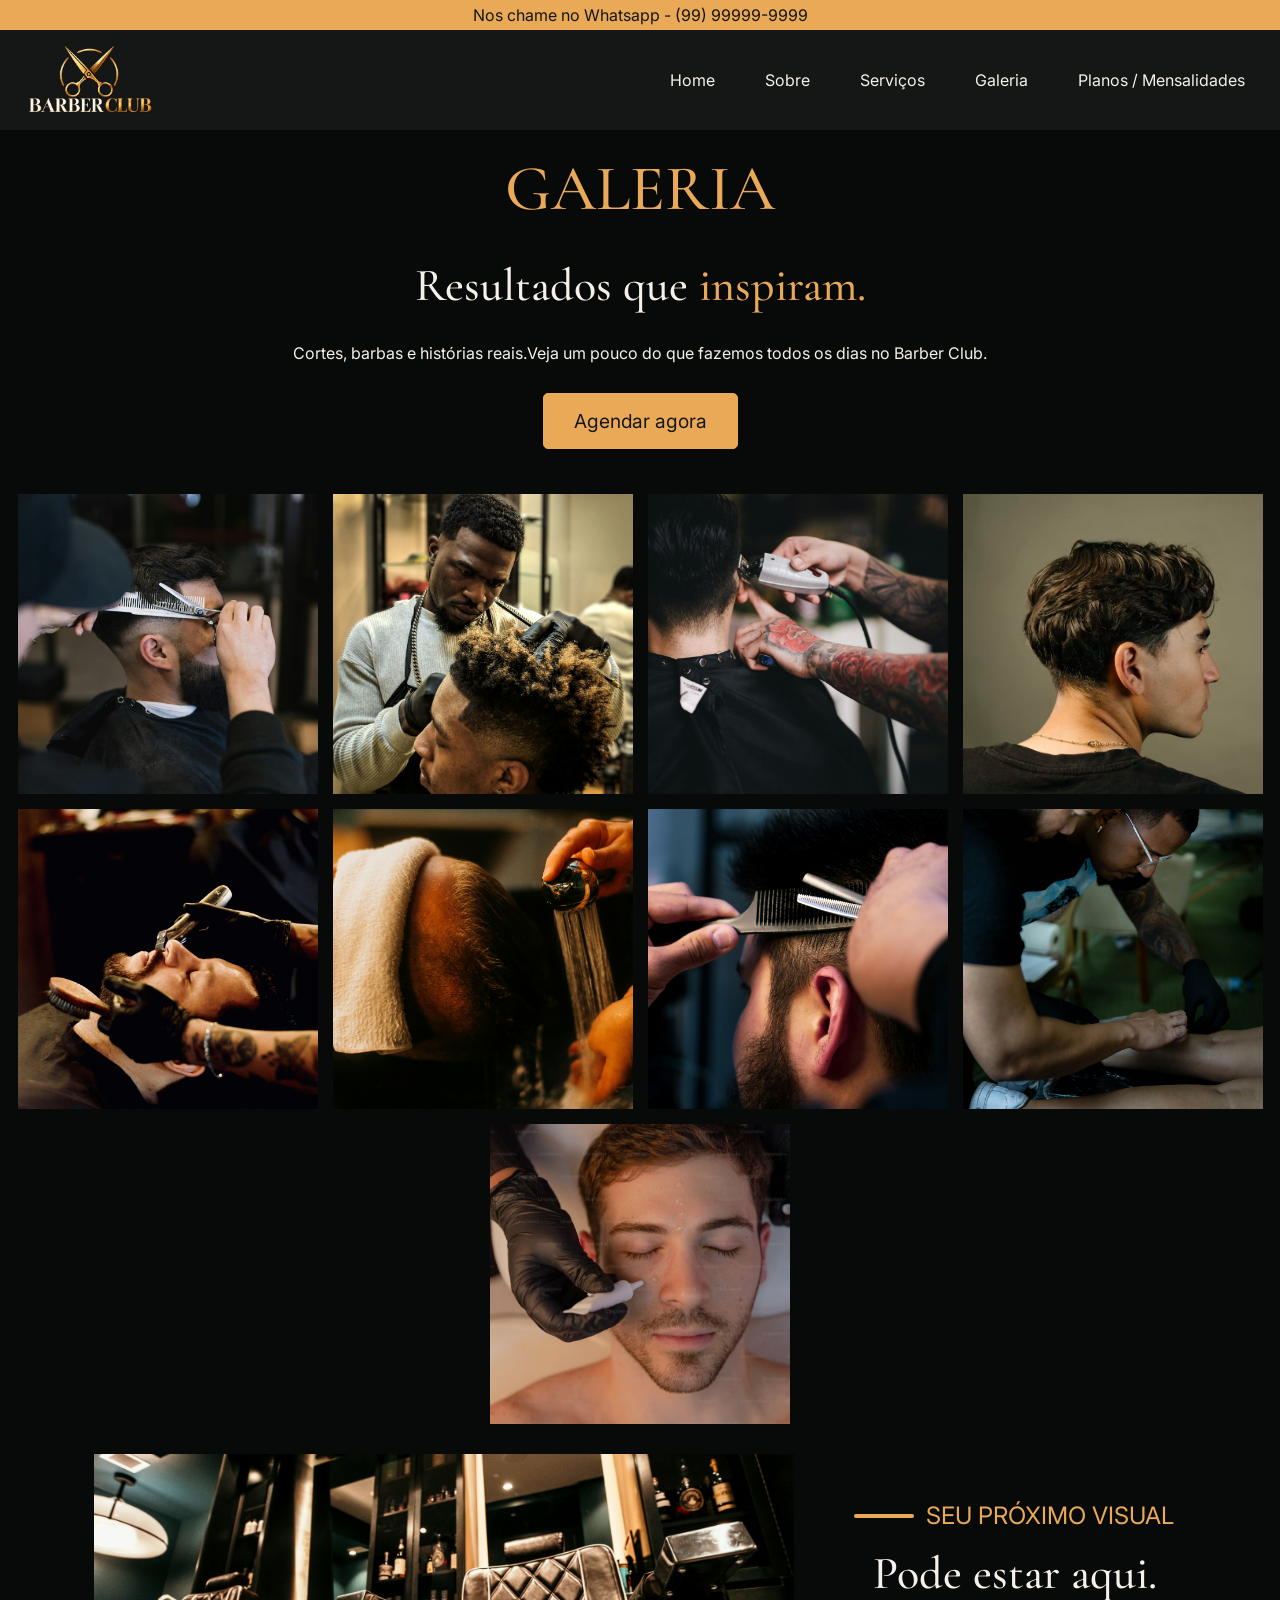
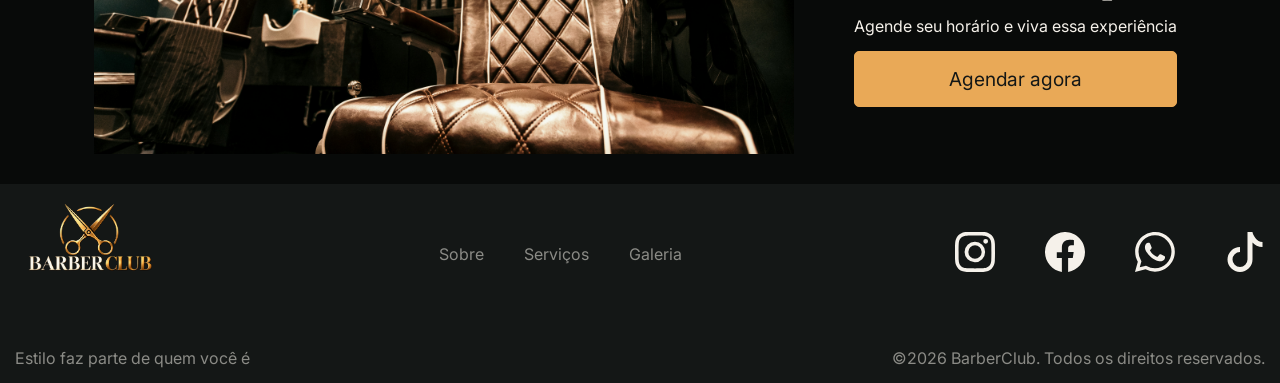
<file: pages/galery.html>
<!DOCTYPE html>
<html lang="en">

<head>
    <meta charset="UTF-8">
    <meta name="viewport" content="width=device-width, initial-scale=1.0">
    <link rel="stylesheet" href="../css/galery.css">
    <link rel="icon" href="../assets/images/logo-aba-navegador.png" type="image/png">
    <title>BarberClub - Galeria</title>
</head>

<body>
    <header>
        <div class="header-top">
            <p>Nos chame no Whatsapp - (99) 99999-9999</p>
        </div>
        <div class="header-bot">
            <section class="logo">
                <a href="../index.html">
                    <img src="../assets/images/barbearia-logo.png" alt="">
                </a>
            </section>
            <section class="nav-items">
                <input type="checkbox" id="menu-toggle">
                <label for="menu-toggle" class="menu-icon">
                    <svg xmlns="http://www.w3.org/2000/svg" width="40" height="40" viewBox="0 0 24 24" fill="none"
                        stroke="white" stroke-width="2" stroke-linecap="round" stroke-linejoin="round"
                        class="lucide lucide-menu-icon lucide-menu icon-menu">
                        <path d="M4 5h16" />
                        <path d="M4 12h16" />
                        <path d="M4 19h16" />
                    </svg>

                    <svg class="icon-close" xmlns="http://www.w3.org/2000/svg" width="40" height="40"
                        viewBox="0 0 24 24" fill="none" stroke="white" stroke-width="2" stroke-linecap="round"
                        stroke-linejoin="round">

                        <path d="M18 6 6 18" />
                        <path d="m6 6 12 12" />
                    </svg>
                </label>

                <nav>
                    <ul>
                        <li><a href="../index.html">Home</a></li>
                        <li><a href="./aboutus.html">Sobre</a></li>
                        <li><a href="./sevices.html">Serviços</a></li>
                        <li><a href="./galery.html">Galeria</a></li>
                        <li><a href="./plans.html">Planos / Mensalidades</a></li>
                    </ul>
                </nav>
            </section>
        </div>
    </header>

    <main>
        <section class="hero">
            <h1 class="text-gold">GALERIA</h1>
            <h2>Resultados que <spam class="text-gold font-title">inspiram.</spam>
            </h2>
            <p>Cortes, barbas e histórias reais.Veja um pouco do que fazemos todos os dias no Barber Club.</p>
            <a href="booking-form.html" class="btn">Agendar agora</a>
        </section>
        <section class="photos-wrapper">
            <figure>
                <img src="../assets/images/haircut-1.jpg" alt="">
            </figure>
            <figure>
                <img src="../assets/images/haircut-3.jpg" alt="">
            </figure>
            <figure>
                <img src="../assets/images/haircut-5.jpg" alt="">
            </figure>
            <figure>
                <img src="../assets/images/haircut-2.avif" alt="">
            </figure>
            <figure>
                <img src="../assets/images/cutting-hair.jpg" alt="">
            </figure>
            <figure>
                <img src="../assets/images/scalp.jpg" alt="">
            </figure>
            <figure>
                <img src="../assets/images/stylist.jpg" alt="">
            </figure>
            <figure>
                <img src="../assets/images/wax.jpg" alt="">
            </figure>
            <figure>
                <img src="../assets/images/facial.avif" alt="">
            </figure>
        </section>

        <section class="section-2">
            <div class="section-2-top">
                <p class="text-gold descricoes before">SEU PRÓXIMO VISUAL</p>
                <h2>Pode estar aqui.</h2>
                <p>Agende seu horário e viva essa experiência</p>
                <a href="./booking-form.html" class="btn">Agendar agora</a>
            </div>
            <figure>
                <img src="../assets/images/redd-francisco-BBGyxhtPpC0-unsplash.jpg" alt="">
            </figure>
        </section>
    </main>

    <footer>
        <div class="footer-top">
            <figure>
                <img src="../assets/images/barbearia-logo.png" alt="">
            </figure>
            <div class="footer-links">
                <a href="">Sobre</a><a href="">Serviços</a><a href="">Galeria</a>
            </div>
            <div class="footer-socials">
                <a href="">
                    <svg xmlns="http://www.w3.org/2000/svg" width="40" height="40" fill="currentColor"
                        class="bi bi-instagram" viewBox="0 0 16 16">
                        <path
                            d="M8 0C5.829 0 5.556.01 4.703.048 3.85.088 3.269.222 2.76.42a3.9 3.9 0 0 0-1.417.923A3.9 3.9 0 0 0 .42 2.76C.222 3.268.087 3.85.048 4.7.01 5.555 0 5.827 0 8.001c0 2.172.01 2.444.048 3.297.04.852.174 1.433.372 1.942.205.526.478.972.923 1.417.444.445.89.719 1.416.923.51.198 1.09.333 1.942.372C5.555 15.99 5.827 16 8 16s2.444-.01 3.298-.048c.851-.04 1.434-.174 1.943-.372a3.9 3.9 0 0 0 1.416-.923c.445-.445.718-.891.923-1.417.197-.509.332-1.09.372-1.942C15.99 10.445 16 10.173 16 8s-.01-2.445-.048-3.299c-.04-.851-.175-1.433-.372-1.941a3.9 3.9 0 0 0-.923-1.417A3.9 3.9 0 0 0 13.24.42c-.51-.198-1.092-.333-1.943-.372C10.443.01 10.172 0 7.998 0zm-.717 1.442h.718c2.136 0 2.389.007 3.232.046.78.035 1.204.166 1.486.275.373.145.64.319.92.599s.453.546.598.92c.11.281.24.705.275 1.485.039.843.047 1.096.047 3.231s-.008 2.389-.047 3.232c-.035.78-.166 1.203-.275 1.485a2.5 2.5 0 0 1-.599.919c-.28.28-.546.453-.92.598-.28.11-.704.24-1.485.276-.843.038-1.096.047-3.232.047s-2.39-.009-3.233-.047c-.78-.036-1.203-.166-1.485-.276a2.5 2.5 0 0 1-.92-.598 2.5 2.5 0 0 1-.6-.92c-.109-.281-.24-.705-.275-1.485-.038-.843-.046-1.096-.046-3.233s.008-2.388.046-3.231c.036-.78.166-1.204.276-1.486.145-.373.319-.64.599-.92s.546-.453.92-.598c.282-.11.705-.24 1.485-.276.738-.034 1.024-.044 2.515-.045zm4.988 1.328a.96.96 0 1 0 0 1.92.96.96 0 0 0 0-1.92m-4.27 1.122a4.109 4.109 0 1 0 0 8.217 4.109 4.109 0 0 0 0-8.217m0 1.441a2.667 2.667 0 1 1 0 5.334 2.667 2.667 0 0 1 0-5.334" />
                    </svg>
                </a>

                <a href="">
                    <svg xmlns="http://www.w3.org/2000/svg" width="40" height="40" fill="currentColor"
                        class="bi bi-facebook" viewBox="0 0 16 16">
                        <path
                            d="M16 8.049c0-4.446-3.582-8.05-8-8.05C3.58 0-.002 3.603-.002 8.05c0 4.017 2.926 7.347 6.75 7.951v-5.625h-2.03V8.05H6.75V6.275c0-2.017 1.195-3.131 3.022-3.131.876 0 1.791.157 1.791.157v1.98h-1.009c-.993 0-1.303.621-1.303 1.258v1.51h2.218l-.354 2.326H9.25V16c3.824-.604 6.75-3.934 6.75-7.951" />
                    </svg>
                </a>

                <a href="">
                    <svg xmlns="http://www.w3.org/2000/svg" width="40" height="40" fill="currentColor"
                        class="bi bi-whatsapp" viewBox="0 0 16 16">
                        <path
                            d="M13.601 2.326A7.85 7.85 0 0 0 7.994 0C3.627 0 .068 3.558.064 7.926c0 1.399.366 2.76 1.057 3.965L0 16l4.204-1.102a7.9 7.9 0 0 0 3.79.965h.004c4.368 0 7.926-3.558 7.93-7.93A7.9 7.9 0 0 0 13.6 2.326zM7.994 14.521a6.6 6.6 0 0 1-3.356-.92l-.24-.144-2.494.654.666-2.433-.156-.251a6.56 6.56 0 0 1-1.007-3.505c0-3.626 2.957-6.584 6.591-6.584a6.56 6.56 0 0 1 4.66 1.931 6.56 6.56 0 0 1 1.928 4.66c-.004 3.639-2.961 6.592-6.592 6.592m3.615-4.934c-.197-.099-1.17-.578-1.353-.646-.182-.065-.315-.099-.445.099-.133.197-.513.646-.627.775-.114.133-.232.148-.43.05-.197-.1-.836-.308-1.592-.985-.59-.525-.985-1.175-1.103-1.372-.114-.198-.011-.304.088-.403.087-.088.197-.232.296-.346.1-.114.133-.198.198-.33.065-.134.034-.248-.015-.347-.05-.099-.445-1.076-.612-1.47-.16-.389-.323-.335-.445-.34-.114-.007-.247-.007-.38-.007a.73.73 0 0 0-.529.247c-.182.198-.691.677-.691 1.654s.71 1.916.81 2.049c.098.133 1.394 2.132 3.383 2.992.47.205.84.326 1.129.418.475.152.904.129 1.246.08.38-.058 1.171-.48 1.338-.943.164-.464.164-.86.114-.943-.049-.084-.182-.133-.38-.232" />
                    </svg>
                </a>

                <a href="">
                    <svg xmlns="http://www.w3.org/2000/svg" width="40" height="40" fill="currentColor"
                        class="bi bi-tiktok" viewBox="0 0 16 16">
                        <path
                            d="M9 0h1.98c.144.715.54 1.617 1.235 2.512C12.895 3.389 13.797 4 15 4v2c-1.753 0-3.07-.814-4-1.829V11a5 5 0 1 1-5-5v2a3 3 0 1 0 3 3z" />
                    </svg>
                </a>
            </div>
        </div>

        <div class="footer-bot">
            <p>Estilo faz parte de quem você é</p>
            <p>&copy;2026 BarberClub. Todos os direitos reservados.</p>
        </div>
    </footer>

</body>

</html>
</file>
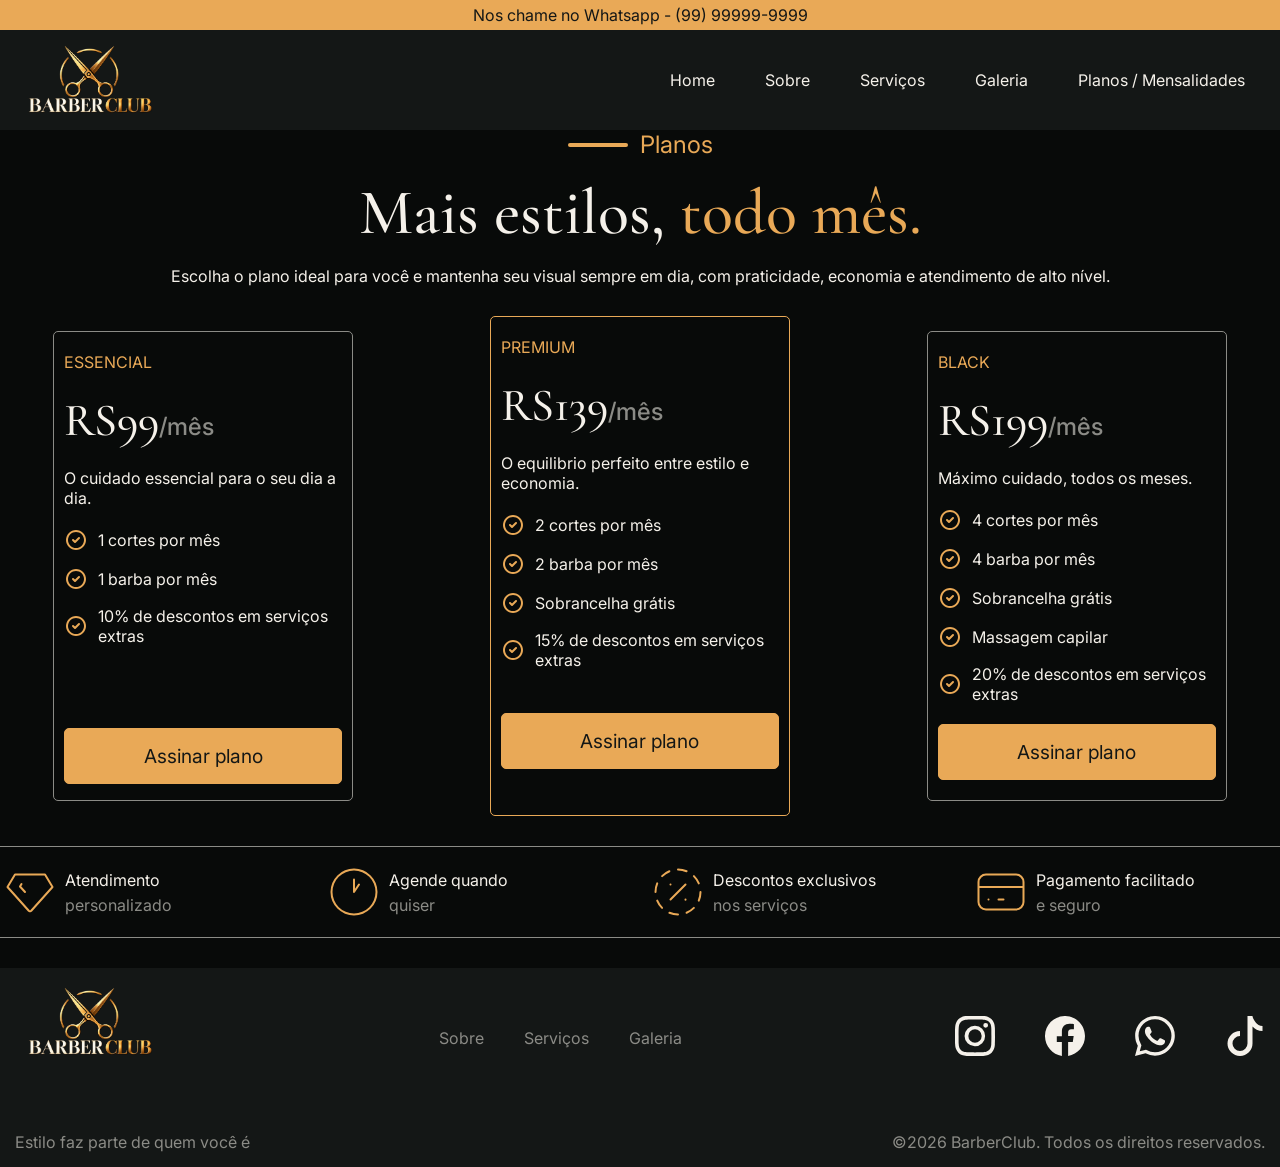
<file: pages/plans.html>
<!DOCTYPE html>
<html lang="en">

<head>
    <meta charset="UTF-8">
    <meta name="viewport" content="width=device-width, initial-scale=1.0">
    <link rel="stylesheet" href="../css/plans.css">
    <link rel="icon" href="../assets/images/logo-aba-navegador.png" type="image/png">
    <title>BarberClub - Planos / Mensalidades</title>
</head>

<body>
    <header>
        <div class="header-top">
            <p>Nos chame no Whatsapp - (99) 99999-9999</p>
        </div>
        <div class="header-bot">
            <section class="logo">
                <a href="../index.html">
                    <img src="../assets/images/barbearia-logo.png" alt="">
                </a>
            </section>
            <section class="nav-items">
                <input type="checkbox" id="menu-toggle">
                <label for="menu-toggle" class="menu-icon">
                    <svg xmlns="http://www.w3.org/2000/svg" width="40" height="40" viewBox="0 0 24 24" fill="none"
                        stroke="white" stroke-width="2" stroke-linecap="round" stroke-linejoin="round"
                        class="lucide lucide-menu-icon lucide-menu icon-menu">
                        <path d="M4 5h16" />
                        <path d="M4 12h16" />
                        <path d="M4 19h16" />
                    </svg>

                    <svg class="icon-close" xmlns="http://www.w3.org/2000/svg" width="40" height="40"
                        viewBox="0 0 24 24" fill="none" stroke="white" stroke-width="2" stroke-linecap="round"
                        stroke-linejoin="round">

                        <path d="M18 6 6 18" />
                        <path d="m6 6 12 12" />
                    </svg>
                </label>

                <nav>
                    <ul>
                        <li><a href="../index.html">Home</a></li>
                        <li><a href="./aboutus.html">Sobre</a></li>
                        <li><a href="./sevices.html">Serviços</a></li>
                        <li><a href="./galery.html">Galeria</a></li>
                        <li><a href="./plans.html">Planos / Mensalidades</a></li>
                    </ul>
                </nav>
            </section>
        </div>
    </header>

    <main>
        <section class="plans-texts">
            <p class="text-gold descricoes before">Planos</p>
            <h1>Mais estilos, <span class="text-gold font-title">todo mês.</span></h1>
            <p>Escolha o plano ideal para você e mantenha seu visual sempre em dia, com praticidade, economia e
                atendimento de alto nível.</p>
        </section>

        <section class="plans-cards">
            <article>
                <p class="text-gold">ESSENCIAL</p>
                <h2 class="">RS99<span class="font-gray descricoes">/mês</span></h2>
                <p>O cuidado essencial para o seu dia a dia.</p>
                <div class="benefits">
                    <div class="benefit">
                        <img src="../assets/icons/small-circle-check.svg" alt="">
                        <p>1 cortes por mês</p>
                    </div>
                    <div class="benefit">
                        <img src="../assets/icons/small-circle-check.svg" alt="">
                        <p>1 barba por mês</p>
                    </div>
                    <div class="benefit">
                        <img src="../assets/icons/small-circle-check.svg" alt="">
                        <p>10% de descontos em serviços extras</p>
                    </div>
                </div>
                <div>
                    <a href="" class="btn">Assinar plano</a>
                </div>
            </article>


            <article class="premium">
                <p class="text-gold">PREMIUM</p>
                <h2 class="">RS139<span class="font-gray descricoes">/mês</span></h2>
                <p>O equilibrio perfeito entre estilo e economia.</p>
                <div class="benefits">
                    <div class="benefit">
                        <img src="../assets/icons/small-circle-check.svg" alt="">
                        <p>2 cortes por mês</p>
                    </div>
                    <div class="benefit">
                        <img src="../assets/icons/small-circle-check.svg" alt="">
                        <p>2 barba por mês</p>
                    </div>
                    <div class="benefit">
                        <img src="../assets/icons/small-circle-check.svg" alt="">
                        <p>Sobrancelha grátis</p>
                    </div>
                    <div class="benefit">
                        <img src="../assets/icons/small-circle-check.svg" alt="">
                        <p>15% de descontos em serviços extras</p>
                    </div>
                </div>
                <div>
                    <a href="" class="btn">Assinar plano</a>
                </div>
            </article>


            <article>
                <p class="text-gold">BLACK</p>
                <h2 class="">RS199<span class="font-gray descricoes">/mês</span></h2>
                <p>Máximo cuidado, todos os meses.</p>
                <div class="benefits">
                    <div class="benefit">
                        <img src="../assets/icons/small-circle-check.svg" alt="">
                        <p>4 cortes por mês</p>
                    </div>
                    <div class="benefit">
                        <img src="../assets/icons/small-circle-check.svg" alt="">
                        <p>4 barba por mês</p>
                    </div>
                    <div class="benefit">
                        <img src="../assets/icons/small-circle-check.svg" alt="">
                        <p>Sobrancelha grátis</p>
                    </div>
                    <div class="benefit">
                        <img src="../assets/icons/small-circle-check.svg" alt="">
                        <p>Massagem capilar</p>
                    </div>
                    <div class="benefit">
                        <img src="../assets/icons/small-circle-check.svg" alt="">
                        <p>20% de descontos em serviços extras</p>
                    </div>
                </div>
                <div>
                    <a href="" class="btn">Assinar plano</a>
                </div>
            </article>
        </section>

        <section class="bottom-section">
            <article>
                <img src="../assets/icons/tabler-icon-diamond.svg" alt="">
                <div>
                    <p class="">Atendimento</p>
                    <p class="font-gray">personalizado</p>
                </div>
            </article>
            <article>
                <img src="../assets/icons/clock-large.svg" alt="">
                <div>
                    <p class="">Agende quando</p>
                    <p class="font-gray">quiser</p>
                </div>
            </article>
            <article>
                <img src="../assets/icons/percentage.svg" alt="">
                <div>
                    <p class="">Descontos exclusivos</p>
                    <p class="font-gray">nos serviços</p>
                </div>
            </article>
            <article>
                <img src="../assets/icons/tabler-icon-credit-card.svg" alt="">
                <div>
                    <p class="">Pagamento facilitado</p>
                    <p class="font-gray">e seguro</p>
                </div>
            </article>
        </section>
    </main>

    <footer>
        <div class="footer-top">
            <figure>
                <img src="../assets/images/barbearia-logo.png" alt="">
            </figure>
            <div class="footer-links">
                <a href="">Sobre</a><a href="">Serviços</a><a href="">Galeria</a>
            </div>
            <div class="footer-socials">
                <a href="">
                    <svg xmlns="http://www.w3.org/2000/svg" width="40" height="40" fill="currentColor"
                        class="bi bi-instagram" viewBox="0 0 16 16">
                        <path
                            d="M8 0C5.829 0 5.556.01 4.703.048 3.85.088 3.269.222 2.76.42a3.9 3.9 0 0 0-1.417.923A3.9 3.9 0 0 0 .42 2.76C.222 3.268.087 3.85.048 4.7.01 5.555 0 5.827 0 8.001c0 2.172.01 2.444.048 3.297.04.852.174 1.433.372 1.942.205.526.478.972.923 1.417.444.445.89.719 1.416.923.51.198 1.09.333 1.942.372C5.555 15.99 5.827 16 8 16s2.444-.01 3.298-.048c.851-.04 1.434-.174 1.943-.372a3.9 3.9 0 0 0 1.416-.923c.445-.445.718-.891.923-1.417.197-.509.332-1.09.372-1.942C15.99 10.445 16 10.173 16 8s-.01-2.445-.048-3.299c-.04-.851-.175-1.433-.372-1.941a3.9 3.9 0 0 0-.923-1.417A3.9 3.9 0 0 0 13.24.42c-.51-.198-1.092-.333-1.943-.372C10.443.01 10.172 0 7.998 0zm-.717 1.442h.718c2.136 0 2.389.007 3.232.046.78.035 1.204.166 1.486.275.373.145.64.319.92.599s.453.546.598.92c.11.281.24.705.275 1.485.039.843.047 1.096.047 3.231s-.008 2.389-.047 3.232c-.035.78-.166 1.203-.275 1.485a2.5 2.5 0 0 1-.599.919c-.28.28-.546.453-.92.598-.28.11-.704.24-1.485.276-.843.038-1.096.047-3.232.047s-2.39-.009-3.233-.047c-.78-.036-1.203-.166-1.485-.276a2.5 2.5 0 0 1-.92-.598 2.5 2.5 0 0 1-.6-.92c-.109-.281-.24-.705-.275-1.485-.038-.843-.046-1.096-.046-3.233s.008-2.388.046-3.231c.036-.78.166-1.204.276-1.486.145-.373.319-.64.599-.92s.546-.453.92-.598c.282-.11.705-.24 1.485-.276.738-.034 1.024-.044 2.515-.045zm4.988 1.328a.96.96 0 1 0 0 1.92.96.96 0 0 0 0-1.92m-4.27 1.122a4.109 4.109 0 1 0 0 8.217 4.109 4.109 0 0 0 0-8.217m0 1.441a2.667 2.667 0 1 1 0 5.334 2.667 2.667 0 0 1 0-5.334" />
                    </svg>
                </a>

                <a href="">
                    <svg xmlns="http://www.w3.org/2000/svg" width="40" height="40" fill="currentColor"
                        class="bi bi-facebook" viewBox="0 0 16 16">
                        <path
                            d="M16 8.049c0-4.446-3.582-8.05-8-8.05C3.58 0-.002 3.603-.002 8.05c0 4.017 2.926 7.347 6.75 7.951v-5.625h-2.03V8.05H6.75V6.275c0-2.017 1.195-3.131 3.022-3.131.876 0 1.791.157 1.791.157v1.98h-1.009c-.993 0-1.303.621-1.303 1.258v1.51h2.218l-.354 2.326H9.25V16c3.824-.604 6.75-3.934 6.75-7.951" />
                    </svg>
                </a>

                <a href="">
                    <svg xmlns="http://www.w3.org/2000/svg" width="40" height="40" fill="currentColor"
                        class="bi bi-whatsapp" viewBox="0 0 16 16">
                        <path
                            d="M13.601 2.326A7.85 7.85 0 0 0 7.994 0C3.627 0 .068 3.558.064 7.926c0 1.399.366 2.76 1.057 3.965L0 16l4.204-1.102a7.9 7.9 0 0 0 3.79.965h.004c4.368 0 7.926-3.558 7.93-7.93A7.9 7.9 0 0 0 13.6 2.326zM7.994 14.521a6.6 6.6 0 0 1-3.356-.92l-.24-.144-2.494.654.666-2.433-.156-.251a6.56 6.56 0 0 1-1.007-3.505c0-3.626 2.957-6.584 6.591-6.584a6.56 6.56 0 0 1 4.66 1.931 6.56 6.56 0 0 1 1.928 4.66c-.004 3.639-2.961 6.592-6.592 6.592m3.615-4.934c-.197-.099-1.17-.578-1.353-.646-.182-.065-.315-.099-.445.099-.133.197-.513.646-.627.775-.114.133-.232.148-.43.05-.197-.1-.836-.308-1.592-.985-.59-.525-.985-1.175-1.103-1.372-.114-.198-.011-.304.088-.403.087-.088.197-.232.296-.346.1-.114.133-.198.198-.33.065-.134.034-.248-.015-.347-.05-.099-.445-1.076-.612-1.47-.16-.389-.323-.335-.445-.34-.114-.007-.247-.007-.38-.007a.73.73 0 0 0-.529.247c-.182.198-.691.677-.691 1.654s.71 1.916.81 2.049c.098.133 1.394 2.132 3.383 2.992.47.205.84.326 1.129.418.475.152.904.129 1.246.08.38-.058 1.171-.48 1.338-.943.164-.464.164-.86.114-.943-.049-.084-.182-.133-.38-.232" />
                    </svg>
                </a>

                <a href="">
                    <svg xmlns="http://www.w3.org/2000/svg" width="40" height="40" fill="currentColor"
                        class="bi bi-tiktok" viewBox="0 0 16 16">
                        <path
                            d="M9 0h1.98c.144.715.54 1.617 1.235 2.512C12.895 3.389 13.797 4 15 4v2c-1.753 0-3.07-.814-4-1.829V11a5 5 0 1 1-5-5v2a3 3 0 1 0 3 3z" />
                    </svg>
                </a>
            </div>
        </div>

        <div class="footer-bot">
            <p>Estilo faz parte de quem você é</p>
            <p>&copy;2026 BarberClub. Todos os direitos reservados.</p>
        </div>
    </footer>
</body>

</html>
</file>
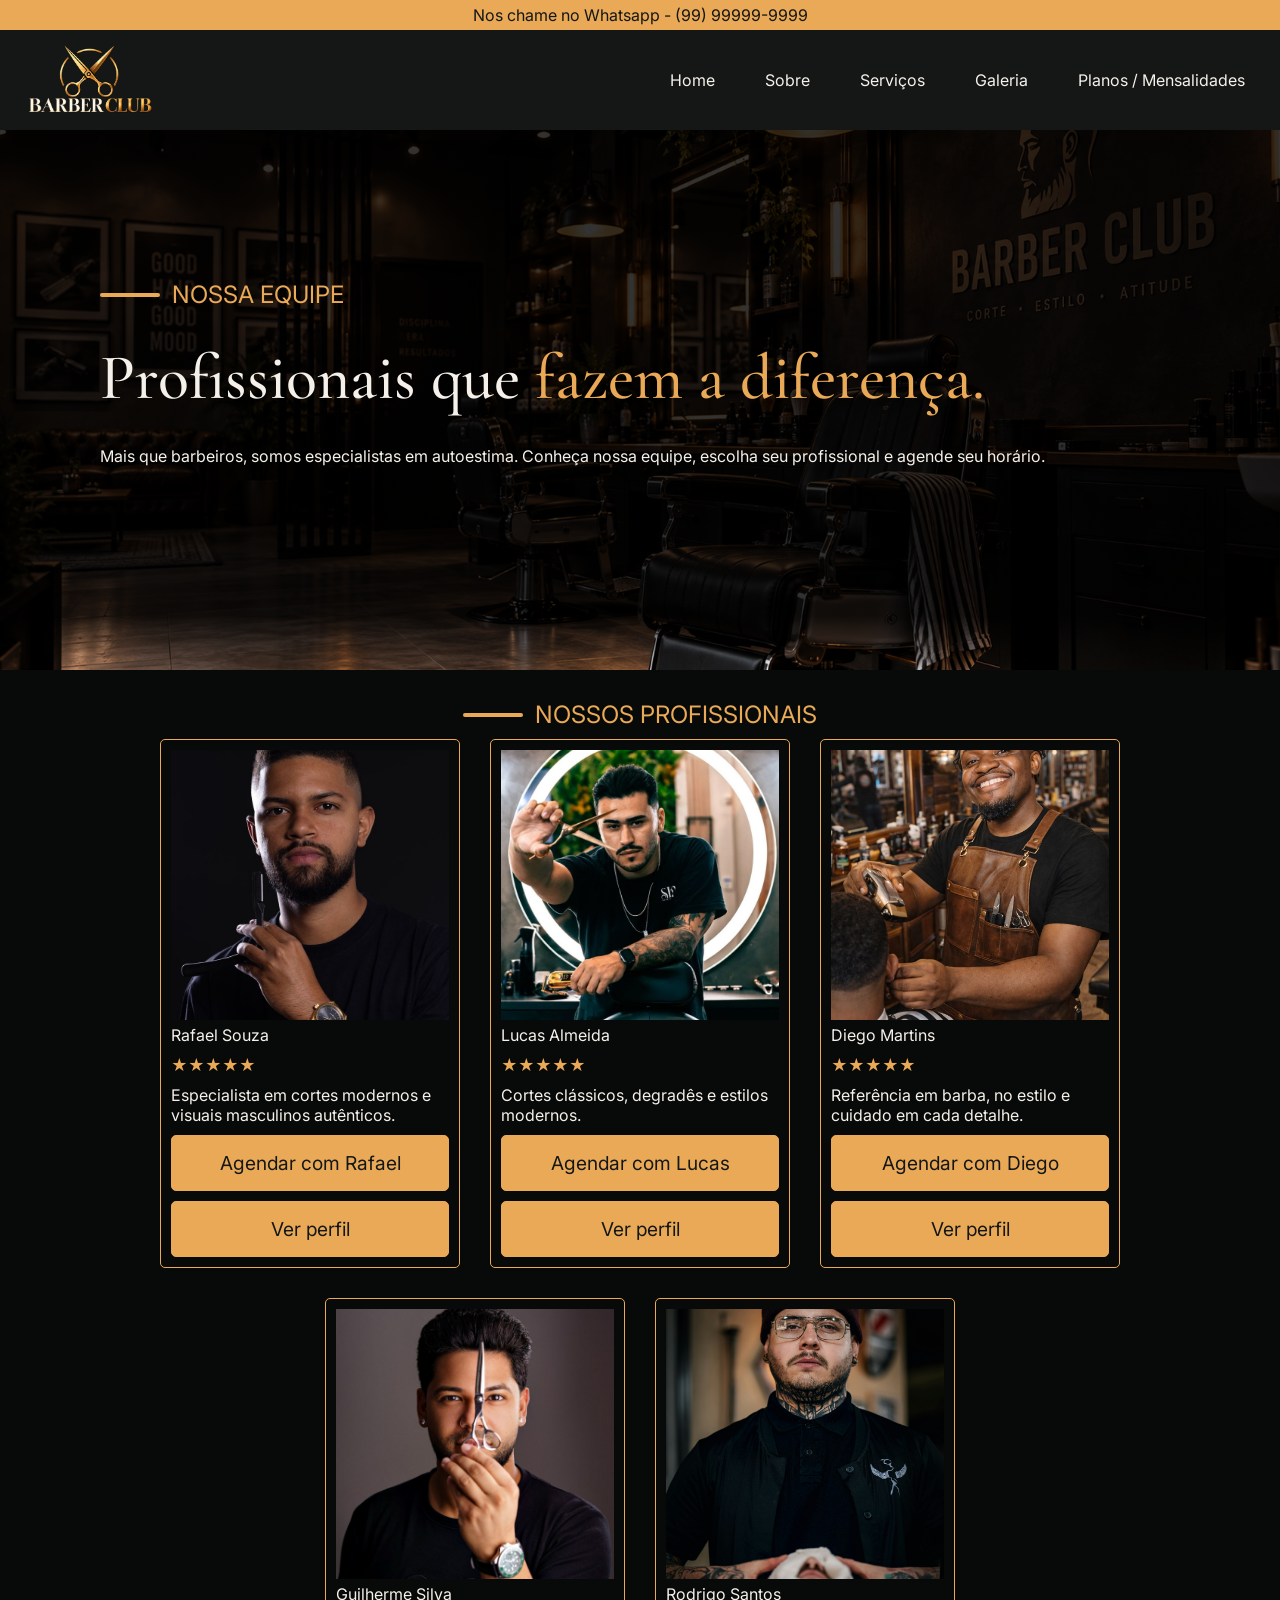
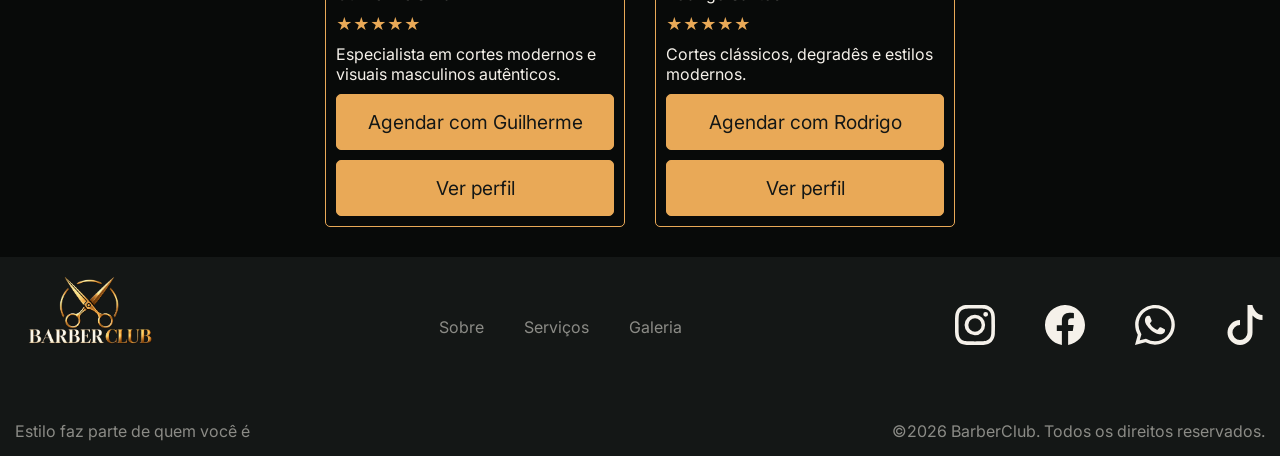
<file: pages/professionals.html>
<!DOCTYPE html>
<html lang="en">

<head>
    <meta charset="UTF-8">
    <meta name="viewport" content="width=device-width, initial-scale=1.0">
    <link rel="stylesheet" href="../css/professionals.css">
    <link rel="icon" href="../assets/images/logo-aba-navegador.png" type="image/png">
    <title>BarberClub - Profissionais</title>
</head>

<body>
    <header>
        <div class="header-top">
            <p>Nos chame no Whatsapp - (99) 99999-9999</p>
        </div>
        <div class="header-bot">
            <section class="logo">
                <a href="">
                    <img src="../assets/images/barbearia-logo.png" alt="">
                </a>
            </section>
            <section class="nav-items">
                <input type="checkbox" id="menu-toggle">
                <label for="menu-toggle" class="menu-icon">
                    <svg xmlns="http://www.w3.org/2000/svg" width="40" height="40" viewBox="0 0 24 24" fill="none"
                        stroke="white" stroke-width="2" stroke-linecap="round" stroke-linejoin="round"
                        class="lucide lucide-menu-icon lucide-menu icon-menu">
                        <path d="M4 5h16" />
                        <path d="M4 12h16" />
                        <path d="M4 19h16" />
                    </svg>

                    <svg class="icon-close" xmlns="http://www.w3.org/2000/svg" width="40" height="40"
                        viewBox="0 0 24 24" fill="none" stroke="white" stroke-width="2" stroke-linecap="round"
                        stroke-linejoin="round">

                        <path d="M18 6 6 18" />
                        <path d="m6 6 12 12" />
                    </svg>
                </label>

                <nav>
                    <ul>
                        <li><a href="../index.html">Home</a></li>
                        <li><a href="./aboutus.html">Sobre</a></li>
                        <li><a href="./sevices.html">Serviços</a></li>
                        <li><a href="./galery.html">Galeria</a></li>
                        <li><a href="./plans.html">Planos / Mensalidades</a></li>
                    </ul>
                </nav>
            </section>
        </div>
    </header>


    <main>
        <section class="hero">
            <figure>
                <div class="dark-overlay"></div>
                <img src="../assets/images/barbearia-dentro.png" alt="">
                <div class="hero-texts">
                    <p class="descricoes text-gold before">NOSSA EQUIPE</p>
                    <h1>Profissionais que <span class="text-gold font-title">fazem a diferença.</span> </h1>
                    <p>Mais que barbeiros, somos especialistas em autoestima.
                        Conheça nossa equipe, escolha seu profissional e agende
                        seu horário.</p>
                </div>
            </figure>
        </section>

        <section class="cards">
            <p class="descricoes text-gold before">NOSSOS PROFISSIONAIS</p>
            <div class="cards-wrapper">
                <article class="card">
                    <figure>
                        <img src="../assets/images/barber-1.jpg" alt="">
                    </figure>
                    <div class="card-bot">
                        <p>Rafael Souza</p>
                        <div class="stars">★★★★★</div>
                        <p>Especialista em cortes modernos e visuais masculinos autênticos.</p>
                        <a href="./galery.html" class="btn">Agendar com Rafael</a>
                        <a href="./profile.html#brb-rafael" class="btn">Ver perfil</a>
                    </div>
                </article>
                <article class="card">
                    <figure>
                        <img src="../assets/images/barber-2.jpg" alt="">
                    </figure>
                    <div class="card-bot">
                        <p>Lucas Almeida</p>
                        <div class="stars">★★★★★</div>
                        <p>Cortes clássicos, degradês e estilos modernos.</p>
                        <a href="./galery.html" class="btn">Agendar com Lucas</a>
                        <a href="./profile.html#brb-lucas" class="btn">Ver perfil</a>
                    </div>
                </article>
                <article class="card">
                    <figure>
                        <img src="../assets/images/barber-3.jpg" alt="">
                    </figure>
                    <div class="card-bot">
                        <p>Diego Martins</p>
                        <div class="stars">★★★★★</div>
                        <p>Referência em barba, no estilo e cuidado em cada detalhe.</p>
                        <a href="./galery.html" class="btn">Agendar com Diego</a>
                        <a href="./profile.html#brb-diego" class="btn">Ver perfil</a>
                    </div>
                </article>
                <article class="card">
                    <figure>
                        <img src="../assets/images/barber-5.jpg" alt="">
                    </figure>
                    <div class="card-bot">
                        <p>Guilherme Silva</p>
                        <div class="stars">★★★★★</div>
                        <p>Especialista em cortes modernos e visuais masculinos autênticos.</p>
                        <a href="./galery.html" class="btn">Agendar com Guilherme</a>
                        <a href="./profile.html#brb-guilherme" class="btn">Ver perfil</a>
                    </div>
                </article>
                <article class="card">
                    <figure>
                        <img src="../assets/images/barber-6.jpg" alt="">
                    </figure>
                    <div class="card-bot">
                        <p>Rodrigo Santos</p>
                        <div class="stars">★★★★★</div>
                        <p>Cortes clássicos, degradês e estilos modernos.</p>
                        <a href="./galery.html" class="btn">Agendar com Rodrigo</a>
                        <a href="./profile.html#brb-rodrigo" class="btn">Ver perfil</a>
                    </div>
                </article>
            </div>
        </section>
    </main>


    <footer>
        <div class="footer-top">
            <figure>
                <img src="../assets/images/barbearia-logo.png" alt="">
            </figure>
            <div class="footer-links">
                <a href="">Sobre</a><a href="">Serviços</a><a href="">Galeria</a>
            </div>
            <div class="footer-socials">
                <a href="">
                    <svg xmlns="http://www.w3.org/2000/svg" width="40" height="40" fill="currentColor"
                        class="bi bi-instagram" viewBox="0 0 16 16">
                        <path
                            d="M8 0C5.829 0 5.556.01 4.703.048 3.85.088 3.269.222 2.76.42a3.9 3.9 0 0 0-1.417.923A3.9 3.9 0 0 0 .42 2.76C.222 3.268.087 3.85.048 4.7.01 5.555 0 5.827 0 8.001c0 2.172.01 2.444.048 3.297.04.852.174 1.433.372 1.942.205.526.478.972.923 1.417.444.445.89.719 1.416.923.51.198 1.09.333 1.942.372C5.555 15.99 5.827 16 8 16s2.444-.01 3.298-.048c.851-.04 1.434-.174 1.943-.372a3.9 3.9 0 0 0 1.416-.923c.445-.445.718-.891.923-1.417.197-.509.332-1.09.372-1.942C15.99 10.445 16 10.173 16 8s-.01-2.445-.048-3.299c-.04-.851-.175-1.433-.372-1.941a3.9 3.9 0 0 0-.923-1.417A3.9 3.9 0 0 0 13.24.42c-.51-.198-1.092-.333-1.943-.372C10.443.01 10.172 0 7.998 0zm-.717 1.442h.718c2.136 0 2.389.007 3.232.046.78.035 1.204.166 1.486.275.373.145.64.319.92.599s.453.546.598.92c.11.281.24.705.275 1.485.039.843.047 1.096.047 3.231s-.008 2.389-.047 3.232c-.035.78-.166 1.203-.275 1.485a2.5 2.5 0 0 1-.599.919c-.28.28-.546.453-.92.598-.28.11-.704.24-1.485.276-.843.038-1.096.047-3.232.047s-2.39-.009-3.233-.047c-.78-.036-1.203-.166-1.485-.276a2.5 2.5 0 0 1-.92-.598 2.5 2.5 0 0 1-.6-.92c-.109-.281-.24-.705-.275-1.485-.038-.843-.046-1.096-.046-3.233s.008-2.388.046-3.231c.036-.78.166-1.204.276-1.486.145-.373.319-.64.599-.92s.546-.453.92-.598c.282-.11.705-.24 1.485-.276.738-.034 1.024-.044 2.515-.045zm4.988 1.328a.96.96 0 1 0 0 1.92.96.96 0 0 0 0-1.92m-4.27 1.122a4.109 4.109 0 1 0 0 8.217 4.109 4.109 0 0 0 0-8.217m0 1.441a2.667 2.667 0 1 1 0 5.334 2.667 2.667 0 0 1 0-5.334" />
                    </svg>
                </a>

                <a href="">
                    <svg xmlns="http://www.w3.org/2000/svg" width="40" height="40" fill="currentColor"
                        class="bi bi-facebook" viewBox="0 0 16 16">
                        <path
                            d="M16 8.049c0-4.446-3.582-8.05-8-8.05C3.58 0-.002 3.603-.002 8.05c0 4.017 2.926 7.347 6.75 7.951v-5.625h-2.03V8.05H6.75V6.275c0-2.017 1.195-3.131 3.022-3.131.876 0 1.791.157 1.791.157v1.98h-1.009c-.993 0-1.303.621-1.303 1.258v1.51h2.218l-.354 2.326H9.25V16c3.824-.604 6.75-3.934 6.75-7.951" />
                    </svg>
                </a>

                <a href="">
                    <svg xmlns="http://www.w3.org/2000/svg" width="40" height="40" fill="currentColor"
                        class="bi bi-whatsapp" viewBox="0 0 16 16">
                        <path
                            d="M13.601 2.326A7.85 7.85 0 0 0 7.994 0C3.627 0 .068 3.558.064 7.926c0 1.399.366 2.76 1.057 3.965L0 16l4.204-1.102a7.9 7.9 0 0 0 3.79.965h.004c4.368 0 7.926-3.558 7.93-7.93A7.9 7.9 0 0 0 13.6 2.326zM7.994 14.521a6.6 6.6 0 0 1-3.356-.92l-.24-.144-2.494.654.666-2.433-.156-.251a6.56 6.56 0 0 1-1.007-3.505c0-3.626 2.957-6.584 6.591-6.584a6.56 6.56 0 0 1 4.66 1.931 6.56 6.56 0 0 1 1.928 4.66c-.004 3.639-2.961 6.592-6.592 6.592m3.615-4.934c-.197-.099-1.17-.578-1.353-.646-.182-.065-.315-.099-.445.099-.133.197-.513.646-.627.775-.114.133-.232.148-.43.05-.197-.1-.836-.308-1.592-.985-.59-.525-.985-1.175-1.103-1.372-.114-.198-.011-.304.088-.403.087-.088.197-.232.296-.346.1-.114.133-.198.198-.33.065-.134.034-.248-.015-.347-.05-.099-.445-1.076-.612-1.47-.16-.389-.323-.335-.445-.34-.114-.007-.247-.007-.38-.007a.73.73 0 0 0-.529.247c-.182.198-.691.677-.691 1.654s.71 1.916.81 2.049c.098.133 1.394 2.132 3.383 2.992.47.205.84.326 1.129.418.475.152.904.129 1.246.08.38-.058 1.171-.48 1.338-.943.164-.464.164-.86.114-.943-.049-.084-.182-.133-.38-.232" />
                    </svg>
                </a>

                <a href="">
                    <svg xmlns="http://www.w3.org/2000/svg" width="40" height="40" fill="currentColor"
                        class="bi bi-tiktok" viewBox="0 0 16 16">
                        <path
                            d="M9 0h1.98c.144.715.54 1.617 1.235 2.512C12.895 3.389 13.797 4 15 4v2c-1.753 0-3.07-.814-4-1.829V11a5 5 0 1 1-5-5v2a3 3 0 1 0 3 3z" />
                    </svg>
                </a>
            </div>
        </div>

        <div class="footer-bot">
            <p>Estilo faz parte de quem você é</p>
            <p>&copy;2026 BarberClub. Todos os direitos reservados.</p>
        </div>
    </footer>

</body>

</html>
</file>
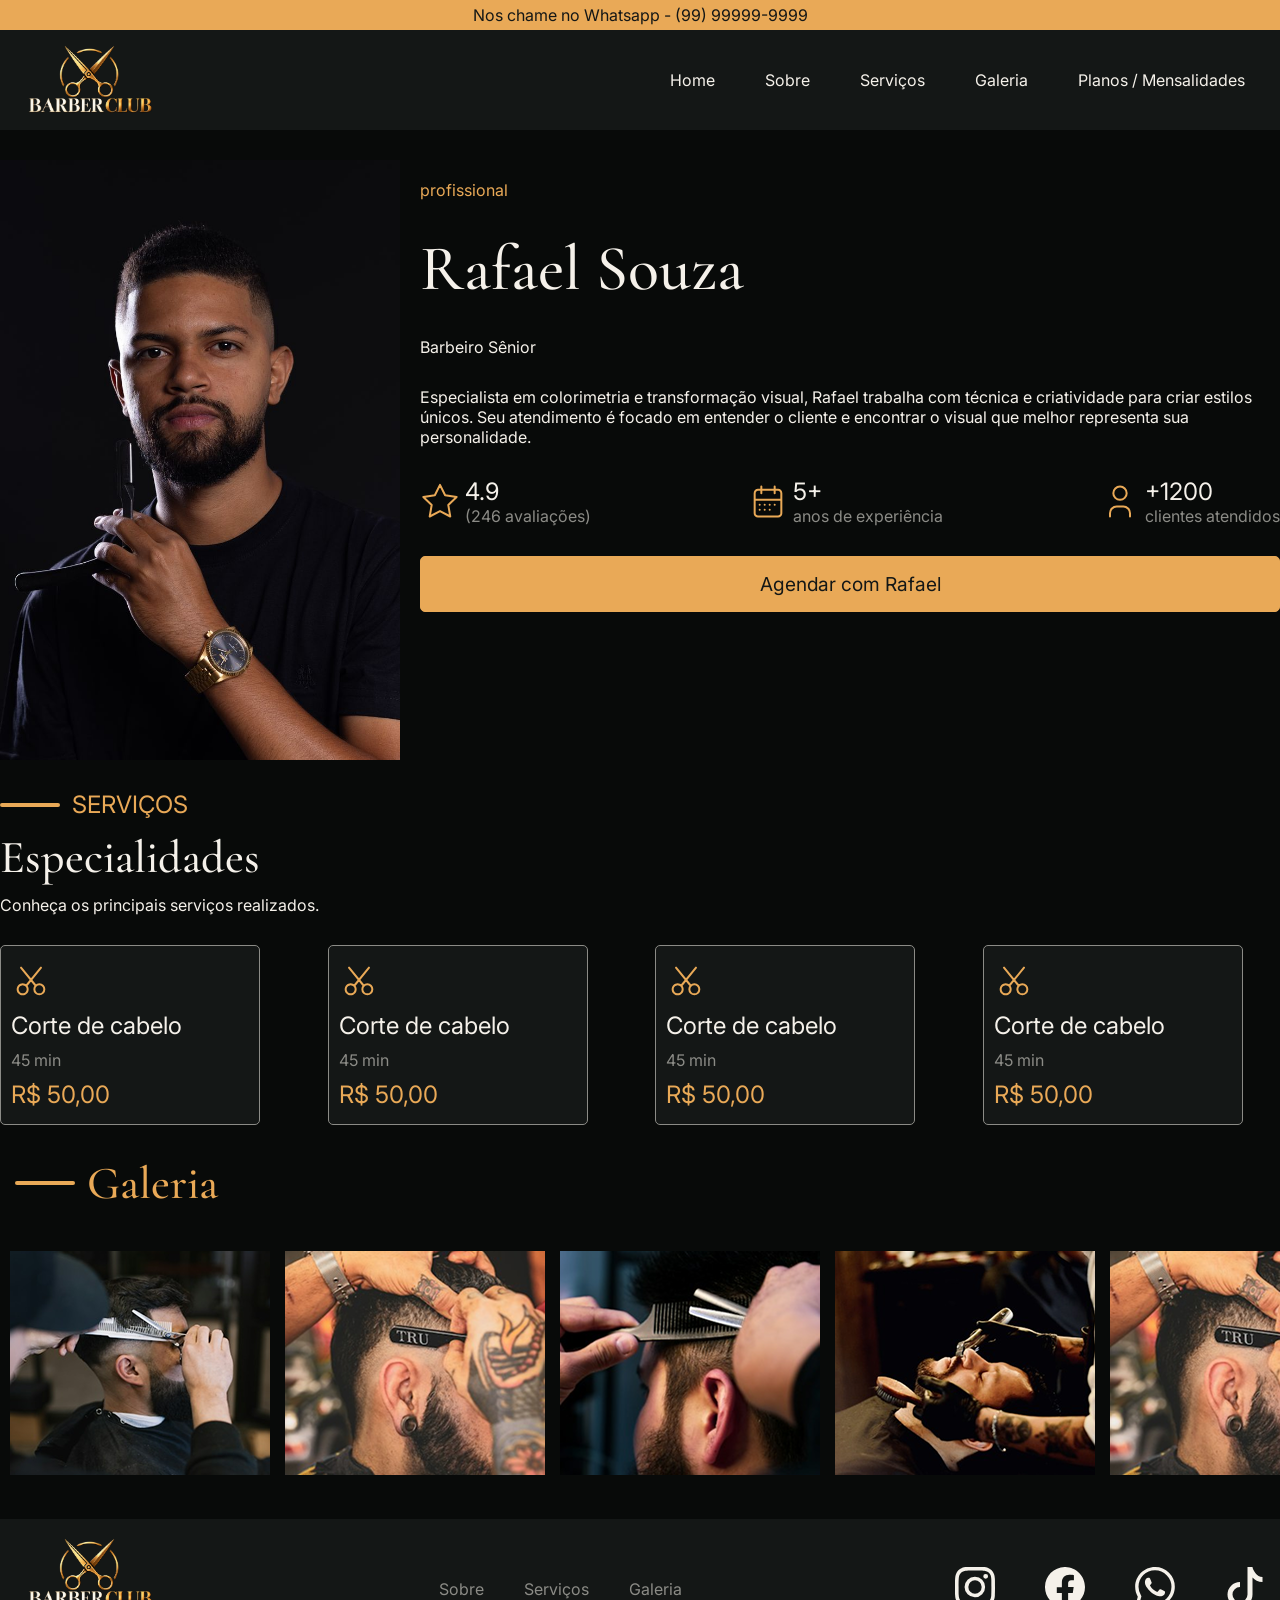
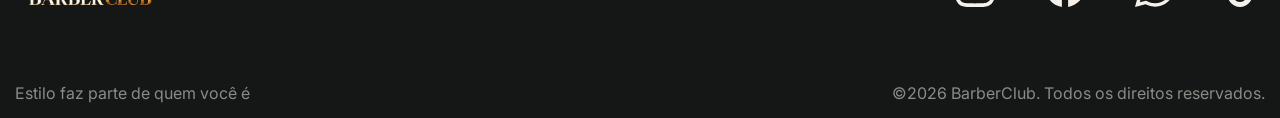
<file: pages/profile.html>
<!DOCTYPE html>
<html lang="en">

<head>
    <meta charset="UTF-8">
    <meta name="viewport" content="width=device-width, initial-scale=1.0">
    <link rel="stylesheet" href="../css/profile.css">
    <link rel="icon" href="../assets/images/logo-aba-navegador.png" type="image/png">
    <title>BarberClub - Perfil</title>
</head>

<body>

    <header>
        <div class="header-top">
            <p>Nos chame no Whatsapp - (99) 99999-9999</p>
        </div>
        <div class="header-bot">
            <section class="logo">
                <a href="../index.html">
                    <img src="../assets/images/barbearia-logo.png" alt="">
                </a>
            </section>
            <section class="nav-items">
                <input type="checkbox" id="menu-toggle">
                <label for="menu-toggle" class="menu-icon">
                    <svg xmlns="http://www.w3.org/2000/svg" width="40" height="40" viewBox="0 0 24 24" fill="none"
                        stroke="white" stroke-width="2" stroke-linecap="round" stroke-linejoin="round"
                        class="lucide lucide-menu-icon lucide-menu icon-menu">
                        <path d="M4 5h16" />
                        <path d="M4 12h16" />
                        <path d="M4 19h16" />
                    </svg>

                    <svg class="icon-close" xmlns="http://www.w3.org/2000/svg" width="40" height="40"
                        viewBox="0 0 24 24" fill="none" stroke="white" stroke-width="2" stroke-linecap="round"
                        stroke-linejoin="round">

                        <path d="M18 6 6 18" />
                        <path d="m6 6 12 12" />
                    </svg>
                </label>

                <nav>
                    <ul>
                        <li><a href="../index.html">Home</a></li>
                        <li><a href="./aboutus.html">Sobre</a></li>
                        <li><a href="./sevices.html">Serviços</a></li>
                        <li><a href="./galery.html">Galeria</a></li>
                        <li><a href="./plans.html">Planos / Mensalidades</a></li>
                    </ul>
                </nav>
            </section>
        </div>
    </header>

    <main>
        <section class="profile-hero" id="brb-rafael">
            <figure>
                <img src="../assets/images/barber-1.jpg" alt="">
            </figure>
            <div class="hero-right">
                <p class="text-gold">profissional</p>
                <h1>Rafael Souza</h1>
                <p>Barbeiro Sênior</p>
                <p>Especialista em colorimetria e transformação visual, Rafael trabalha com técnica e criatividade para
                    criar estilos únicos. Seu atendimento é focado em entender o cliente e encontrar o visual que melhor
                    representa sua personalidade.</p>
                <div class="hero-cards">
                    <article>
                        <img src="../assets/icons/star.svg" alt="">
                        <div>
                            <p class="descricoes">4.9</p>
                            <p class="font-gray">(246 avaliações)</p>
                        </div>
                    </article>
                    <article>
                        <img src="../assets/icons/calendar-week.svg" alt="">
                        <div>
                            <p class="descricoes">5+</p>
                            <p class="font-gray">anos de experiência</p>
                        </div>
                    </article>
                    <article>
                        <img src="../assets/icons/user.svg" alt="">
                        <div>
                            <p class="descricoes">+1200</p>
                            <p class="font-gray">clientes atendidos</p>
                        </div>
                    </article>
                </div>
                <a href="../pages/galery.html" class="btn">Agendar com Rafael</a>
            </div>
        </section>


        <section class="profile-hero" id="brb-lucas">
            <figure>
                <img src="../assets/images/barber-2.jpg" alt="">
            </figure>
            <div class="hero-right">
                <p class="text-gold">profissional</p>
                <h1>Lucas Almeida</h1>
                <p>Barbeiro Sênior</p>
                <p>Com mais de 4 anos de experiência, Lucas é especialista em cortes clássicos e degradês modernos. Seu
                    trabalho combina precisão, estilo e atenção aos detalhes para criar um visual que combina com cada
                    cliente.</p>
                <div class="hero-cards">
                    <article>
                        <img src="../assets/icons/star.svg" alt="">
                        <div>
                            <p class="descricoes">4.9</p>
                            <p class="font-gray">(246 avaliações)</p>
                        </div>
                    </article>
                    <article>
                        <img src="../assets/icons/calendar-week.svg" alt="">
                        <div>
                            <p class="descricoes">5+</p>
                            <p class="font-gray">anos de experiência</p>
                        </div>
                    </article>
                    <article>
                        <img src="../assets/icons/user.svg" alt="">
                        <div>
                            <p class="descricoes">+1200</p>
                            <p class="font-gray">clientes atendidos</p>
                        </div>
                    </article>
                </div>
                <a href="../pages/galery.html" class="btn">Agendar com Lucas</a>
            </div>
        </section>


        <section class="profile-hero" id="brb-diego">
            <figure>
                <img src="../assets/images/barber-3.jpg" alt="">
            </figure>
            <div class="hero-right">
                <p class="text-gold">profissional</p>
                <h1>Diego Martins</h1>
                <p>Barbeiro Sênior</p>
                <p>Especialista em barba e cuidados masculinos, Diego transforma cada atendimento em uma experiência
                    completa. Seu foco está nos detalhes, no acabamento impecável e em valorizar a identidade de cada
                    cliente.</p>
                <div class="hero-cards">
                    <article>
                        <img src="../assets/icons/star.svg" alt="">
                        <div>
                            <p class="descricoes">4.9</p>
                            <p class="font-gray">(246 avaliações)</p>
                        </div>
                    </article>
                    <article>
                        <img src="../assets/icons/calendar-week.svg" alt="">
                        <div>
                            <p class="descricoes">5+</p>
                            <p class="font-gray">anos de experiência</p>
                        </div>
                    </article>
                    <article>
                        <img src="../assets/icons/user.svg" alt="">
                        <div>
                            <p class="descricoes">+1200</p>
                            <p class="font-gray">clientes atendidos</p>
                        </div>
                    </article>
                </div>
                <a href="../pages/galery.html" class="btn">Agendar com Diego</a>
            </div>
        </section>


        <section class="profile-hero" id="brb-guilherme">
            <figure>
                <img src="../assets/images/barber-5.jpg" alt="">
            </figure>
            <div class="hero-right">
                <p class="text-gold">profissional</p>
                <h1>Guilherme Silva</h1>
                <p>Barbeiro Sênior</p>
                <p>Com experiência em diferentes estilos masculinos, Guilherme se destaca por cortes modernos e
                    acabamentos precisos. Seu objetivo é entregar um resultado marcante, alinhado e personalizado.</p>
                <div class="hero-cards">
                    <article>
                        <img src="../assets/icons/star.svg" alt="">
                        <div>
                            <p class="descricoes">4.9</p>
                            <p class="font-gray">(246 avaliações)</p>
                        </div>
                    </article>
                    <article>
                        <img src="../assets/icons/calendar-week.svg" alt="">
                        <div>
                            <p class="descricoes">5+</p>
                            <p class="font-gray">anos de experiência</p>
                        </div>
                    </article>
                    <article>
                        <img src="../assets/icons/user.svg" alt="">
                        <div>
                            <p class="descricoes">+1200</p>
                            <p class="font-gray">clientes atendidos</p>
                        </div>
                    </article>
                </div>
                <a href="../pages/galery.html" class="btn">Agendar com Guilherme</a>
            </div>
        </section>


        <section class="profile-hero" id="brb-rodrigo">
            <figure>
                <img src="../assets/images/barber-6.jpg" alt="">
            </figure>
            <div class="hero-right">
                <p class="text-gold">profissional</p>
                <h1>Rodrigo Santos</h1>
                <p>Barbeiro Sênior</p>
                <p>Com mais de 5 anos de experiência, Rodrigo é especialista em cortes modernos e clássicos. Seu foco é
                    realçar o melhor de cada cliente, unindo técnica, estilo e personalidade em cada atendimento.</p>
                <div class="hero-cards">
                    <article>
                        <img src="../assets/icons/star.svg" alt="">
                        <div>
                            <p class="descricoes">4.9</p>
                            <p class="font-gray">(246 avaliações)</p>
                        </div>
                    </article>
                    <article>
                        <img src="../assets/icons/calendar-week.svg" alt="">
                        <div>
                            <p class="descricoes">5+</p>
                            <p class="font-gray">anos de experiência</p>
                        </div>
                    </article>
                    <article>
                        <img src="../assets/icons/user.svg" alt="">
                        <div>
                            <p class="descricoes">+1200</p>
                            <p class="font-gray">clientes atendidos</p>
                        </div>
                    </article>
                </div>
                <a href="../pages/galery.html" class="btn">Agendar com Rodrigo</a>
            </div>
        </section>






        <section class="especialidades">
            <div class="especialidades-texts">
                <p class="text-gold before descricoes">SERVIÇOS</p>
                <h2>Especialidades</h2>
                <p>Conheça os principais serviços realizados.</p>
            </div>
            <div class="especialidades-cards">
                <article class="especialidades-card">
                    <img src="../assets/icons/tabler-icon-cut.svg" alt="">
                    <p class="descricoes">Corte de cabelo</p>
                    <p class="font-gray">45 min</p>
                    <p class="text-gold descricoes">R$ 50,00</p>
                </article>
                <article class="especialidades-card">
                    <img src="../assets/icons/tabler-icon-cut.svg" alt="">
                    <p class="descricoes">Corte de cabelo</p>
                    <p class="font-gray">45 min</p>
                    <p class="text-gold descricoes">R$ 50,00</p>
                </article>
                <article class="especialidades-card">
                    <img src="../assets/icons/tabler-icon-cut.svg" alt="">
                    <p class="descricoes">Corte de cabelo</p>
                    <p class="font-gray">45 min</p>
                    <p class="text-gold descricoes">R$ 50,00</p>
                </article>
                <article class="especialidades-card">
                    <img src="../assets/icons/tabler-icon-cut.svg" alt="">
                    <p class="descricoes">Corte de cabelo</p>
                    <p class="font-gray">45 min</p>
                    <p class="text-gold descricoes">R$ 50,00</p>
                </article>
            </div>
        </section>



        <section class="galery">
            <div class="galery-top">
                <h2 class="text-gold before">Galeria</h2>
                
            </div>
            <div class="galery-pictures">
                <figure>
                    <img src="../assets/images/small-version/haircut-1.png" alt="">
                </figure>
                <figure>
                    <img src="../assets/images/small-version/haircut-2.png" alt="">
                </figure>
                <figure>
                    <img src="../assets/images/small-version/haircut-3.png" alt="">
                </figure>
                <figure>
                    <img src="../assets/images/small-version/haircut-4.png" alt="">
                </figure>
                <figure>
                    <img src="../assets/images/small-version/haircut-2.png" alt="">
                </figure>
            </div>
        </section>
    </main>

    <footer>
        <div class="footer-top">
            <figure>
                <img src="../assets/images/barbearia-logo.png" alt="">
            </figure>
            <div class="footer-links">
                <a href="">Sobre</a><a href="">Serviços</a><a href="">Galeria</a>
            </div>
            <div class="footer-socials">
                <a href="">
                    <svg xmlns="http://www.w3.org/2000/svg" width="40" height="40" fill="currentColor"
                        class="bi bi-instagram" viewBox="0 0 16 16">
                        <path
                            d="M8 0C5.829 0 5.556.01 4.703.048 3.85.088 3.269.222 2.76.42a3.9 3.9 0 0 0-1.417.923A3.9 3.9 0 0 0 .42 2.76C.222 3.268.087 3.85.048 4.7.01 5.555 0 5.827 0 8.001c0 2.172.01 2.444.048 3.297.04.852.174 1.433.372 1.942.205.526.478.972.923 1.417.444.445.89.719 1.416.923.51.198 1.09.333 1.942.372C5.555 15.99 5.827 16 8 16s2.444-.01 3.298-.048c.851-.04 1.434-.174 1.943-.372a3.9 3.9 0 0 0 1.416-.923c.445-.445.718-.891.923-1.417.197-.509.332-1.09.372-1.942C15.99 10.445 16 10.173 16 8s-.01-2.445-.048-3.299c-.04-.851-.175-1.433-.372-1.941a3.9 3.9 0 0 0-.923-1.417A3.9 3.9 0 0 0 13.24.42c-.51-.198-1.092-.333-1.943-.372C10.443.01 10.172 0 7.998 0zm-.717 1.442h.718c2.136 0 2.389.007 3.232.046.78.035 1.204.166 1.486.275.373.145.64.319.92.599s.453.546.598.92c.11.281.24.705.275 1.485.039.843.047 1.096.047 3.231s-.008 2.389-.047 3.232c-.035.78-.166 1.203-.275 1.485a2.5 2.5 0 0 1-.599.919c-.28.28-.546.453-.92.598-.28.11-.704.24-1.485.276-.843.038-1.096.047-3.232.047s-2.39-.009-3.233-.047c-.78-.036-1.203-.166-1.485-.276a2.5 2.5 0 0 1-.92-.598 2.5 2.5 0 0 1-.6-.92c-.109-.281-.24-.705-.275-1.485-.038-.843-.046-1.096-.046-3.233s.008-2.388.046-3.231c.036-.78.166-1.204.276-1.486.145-.373.319-.64.599-.92s.546-.453.92-.598c.282-.11.705-.24 1.485-.276.738-.034 1.024-.044 2.515-.045zm4.988 1.328a.96.96 0 1 0 0 1.92.96.96 0 0 0 0-1.92m-4.27 1.122a4.109 4.109 0 1 0 0 8.217 4.109 4.109 0 0 0 0-8.217m0 1.441a2.667 2.667 0 1 1 0 5.334 2.667 2.667 0 0 1 0-5.334" />
                    </svg>
                </a>

                <a href="">
                    <svg xmlns="http://www.w3.org/2000/svg" width="40" height="40" fill="currentColor"
                        class="bi bi-facebook" viewBox="0 0 16 16">
                        <path
                            d="M16 8.049c0-4.446-3.582-8.05-8-8.05C3.58 0-.002 3.603-.002 8.05c0 4.017 2.926 7.347 6.75 7.951v-5.625h-2.03V8.05H6.75V6.275c0-2.017 1.195-3.131 3.022-3.131.876 0 1.791.157 1.791.157v1.98h-1.009c-.993 0-1.303.621-1.303 1.258v1.51h2.218l-.354 2.326H9.25V16c3.824-.604 6.75-3.934 6.75-7.951" />
                    </svg>
                </a>

                <a href="">
                    <svg xmlns="http://www.w3.org/2000/svg" width="40" height="40" fill="currentColor"
                        class="bi bi-whatsapp" viewBox="0 0 16 16">
                        <path
                            d="M13.601 2.326A7.85 7.85 0 0 0 7.994 0C3.627 0 .068 3.558.064 7.926c0 1.399.366 2.76 1.057 3.965L0 16l4.204-1.102a7.9 7.9 0 0 0 3.79.965h.004c4.368 0 7.926-3.558 7.93-7.93A7.9 7.9 0 0 0 13.6 2.326zM7.994 14.521a6.6 6.6 0 0 1-3.356-.92l-.24-.144-2.494.654.666-2.433-.156-.251a6.56 6.56 0 0 1-1.007-3.505c0-3.626 2.957-6.584 6.591-6.584a6.56 6.56 0 0 1 4.66 1.931 6.56 6.56 0 0 1 1.928 4.66c-.004 3.639-2.961 6.592-6.592 6.592m3.615-4.934c-.197-.099-1.17-.578-1.353-.646-.182-.065-.315-.099-.445.099-.133.197-.513.646-.627.775-.114.133-.232.148-.43.05-.197-.1-.836-.308-1.592-.985-.59-.525-.985-1.175-1.103-1.372-.114-.198-.011-.304.088-.403.087-.088.197-.232.296-.346.1-.114.133-.198.198-.33.065-.134.034-.248-.015-.347-.05-.099-.445-1.076-.612-1.47-.16-.389-.323-.335-.445-.34-.114-.007-.247-.007-.38-.007a.73.73 0 0 0-.529.247c-.182.198-.691.677-.691 1.654s.71 1.916.81 2.049c.098.133 1.394 2.132 3.383 2.992.47.205.84.326 1.129.418.475.152.904.129 1.246.08.38-.058 1.171-.48 1.338-.943.164-.464.164-.86.114-.943-.049-.084-.182-.133-.38-.232" />
                    </svg>
                </a>

                <a href="">
                    <svg xmlns="http://www.w3.org/2000/svg" width="40" height="40" fill="currentColor"
                        class="bi bi-tiktok" viewBox="0 0 16 16">
                        <path
                            d="M9 0h1.98c.144.715.54 1.617 1.235 2.512C12.895 3.389 13.797 4 15 4v2c-1.753 0-3.07-.814-4-1.829V11a5 5 0 1 1-5-5v2a3 3 0 1 0 3 3z" />
                    </svg>
                </a>
            </div>
        </div>

        <div class="footer-bot">
            <p>Estilo faz parte de quem você é</p>
            <p>&copy;2026 BarberClub. Todos os direitos reservados.</p>
        </div>
    </footer>

</body>

</html>
</file>
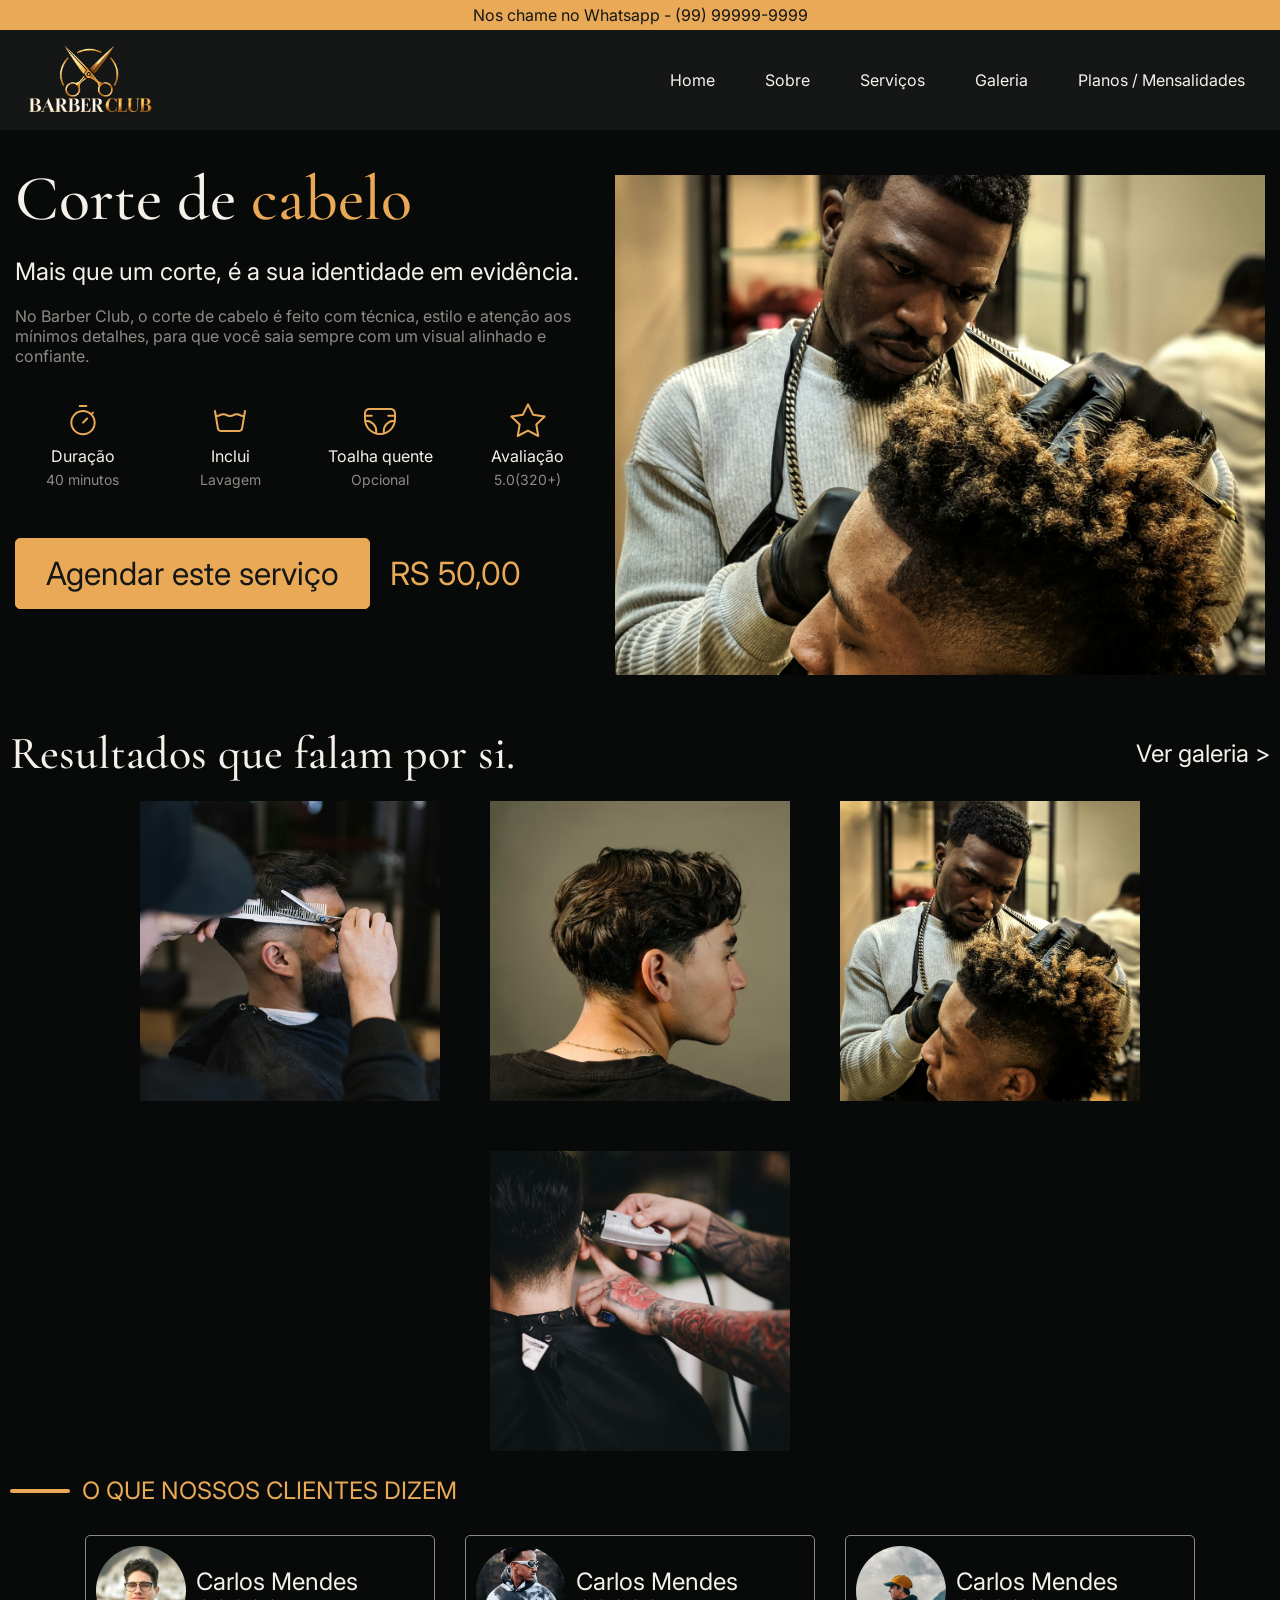
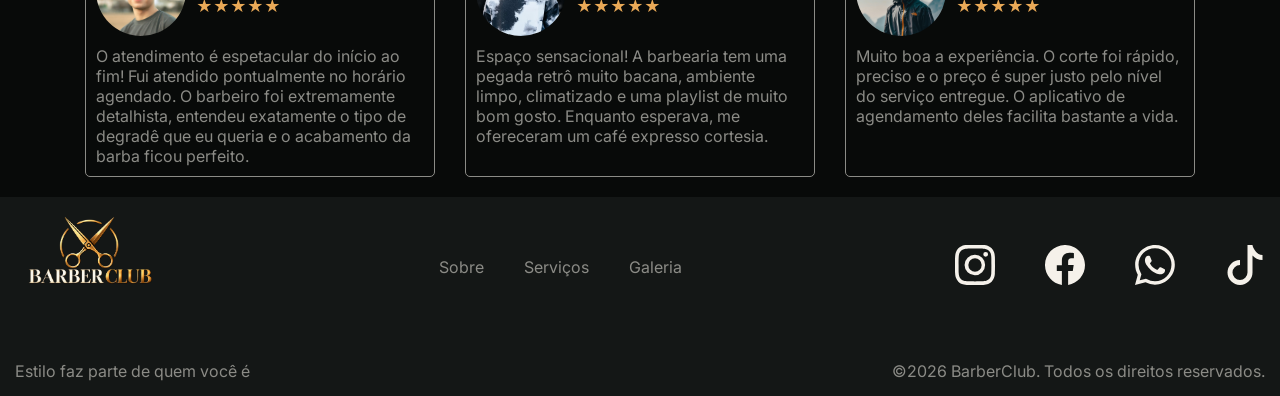
<file: pages/service-detail.html>
<!DOCTYPE html>
<html lang="en">

<head>
    <meta charset="UTF-8">
    <meta name="viewport" content="width=device-width, initial-scale=1.0">
    <link rel="stylesheet" href="../css/service-detail.css">
    <link rel="icon" href="../assets/images/logo-aba-navegador.png" type="image/png">
    <title>BarberClub - Detalhes do serviço</title>
</head>

<body>
    <header>
        <div class="header-top">
            <p>Nos chame no Whatsapp - (99) 99999-9999</p>
        </div>
        <div class="header-bot">
            <section class="logo">
                <a href="../index.html">
                    <img src="../assets/images/barbearia-logo.png" alt="">
                </a>
            </section>
            <section class="nav-items">
                <input type="checkbox" id="menu-toggle">
                <label for="menu-toggle" class="menu-icon">
                    <svg xmlns="http://www.w3.org/2000/svg" width="40" height="40" viewBox="0 0 24 24" fill="none"
                        stroke="white" stroke-width="2" stroke-linecap="round" stroke-linejoin="round"
                        class="lucide lucide-menu-icon lucide-menu icon-menu">
                        <path d="M4 5h16" />
                        <path d="M4 12h16" />
                        <path d="M4 19h16" />
                    </svg>

                    <svg class="icon-close" xmlns="http://www.w3.org/2000/svg" width="40" height="40"
                        viewBox="0 0 24 24" fill="none" stroke="white" stroke-width="2" stroke-linecap="round"
                        stroke-linejoin="round">

                        <path d="M18 6 6 18" />
                        <path d="m6 6 12 12" />
                    </svg>
                </label>

                <nav>
                    <ul>
                        <li><a href="../index.html">Home</a></li>
                        <li><a href="./aboutus.html">Sobre</a></li>
                        <li><a href="./sevices.html">Serviços</a></li>
                        <li><a href="./galery.html">Galeria</a></li>
                        <li><a href="./plans.html">Planos / Mensalidades</a></li>
                    </ul>
                </nav>
            </section>
        </div>
    </header>

    <main>
        <section class="hero">
            <div class="hero-left">
                <h1>Corte de <span class="text-gold font-title font-title">cabelo</span></h1>
                <p class="descricoes">Mais que um corte, é a sua identidade em evidência.</p>
                <p class="font-gray">No Barber Club, o corte de cabelo é feito com técnica, estilo e atenção
                    aos mínimos detalhes, para que você saia sempre com um visual
                    alinhado e confiante.</p>
                <div class="hero-grid">
                    <figure>
                        <img src="../assets/icons/clock.svg" alt="">
                        <p class="">Duração</p>
                        <p class="sub">40 minutos</p>
                    </figure>
                    <figure>
                        <img src="../assets/icons/wash.svg" alt="">
                        <p class="">Inclui</p>
                        <p class="sub">Lavagem</p>
                    </figure>
                    <figure>
                        <img src="../assets/icons/diaper.svg" alt="">
                        <p class="">Toalha quente</p>
                        <p class="sub">Opcional</p>
                    </figure>
                    <figure>
                        <img src="../assets/icons/star.svg" alt="">
                        <p class="">Avaliação</p>
                        <p class="sub">5.0(320+)</p>
                    </figure>
                </div>

                <div class="btn-div">
                    <a href="./professionals.html" class="btn">Agendar este serviço</a>
                    <p class="text-gold descricoes">RS 50,00</p>
                </div>
            </div>
            <figure class="hero-right">
                <img src="../assets/images/haircut-3.jpg" alt="">
            </figure>
        </section>

        <section class="galery">
            <div class="galery-texts">
                <h2>Resultados que falam por si.</h2>
                <a href="./galery.html" class="descricoes">Ver galeria ></a>
            </div>
            <div class="galery-items">
                <figure>
                    <img src="../assets/images/haircut-1.jpg" alt="">
                </figure>
                <figure>
                    <img src="../assets/images/haircut-2.avif" alt="">
                </figure>
                <figure>
                    <img src="../assets/images/haircut-3.jpg" alt="">
                </figure>
                <figure>
                    <img src="../assets/images/haircut-5.jpg" alt="">
                </figure>
            </div>
        </section>

        <section class="ratings">
            <div class="ratings-text">
                <p class="descricoes text-gold before">O QUE NOSSOS CLIENTES DIZEM</p>
            </div>
            <div class="ratings-cards">
                <article class="card">
                    <div class="card-top">
                        <div class="card-pic">
                            <img src="../assets/images/rating-person-1.jpg" alt="">
                        </div>
                        <div class="card-profile-text">
                            <p class="descricoes">Carlos Mendes</p>
                            <div class="stars">★★★★★</div>
                        </div>
                    </div>
                    <div class="card-bot">
                        <p class="font-gray">O atendimento é espetacular do início ao fim! Fui atendido pontualmente no
                            horário agendado. O barbeiro foi extremamente detalhista, entendeu exatamente o tipo de
                            degradê que eu queria e o acabamento da barba ficou perfeito.</p>
                    </div>
                </article>
                <article class="card">
                    <div class="card-top">
                        <div class="card-pic">
                            <img src="../assets/images/rating-person-2.avif" alt="">
                        </div>
                        <div class="card-profile-text">
                            <p class="descricoes">Carlos Mendes</p>
                            <div class="stars">★★★★★</div>
                        </div>
                    </div>
                    <div class="card-bot">
                        <p class="font-gray">Espaço sensacional! A barbearia tem uma pegada retrô muito bacana, ambiente
                            limpo, climatizado e uma playlist de muito bom gosto. Enquanto esperava, me ofereceram um
                            café expresso cortesia.</p>
                    </div>
                </article>
                <article class="card">
                    <div class="card-top">
                        <div class="card-pic">
                            <img src="../assets/images/rating-person-3.jpg" alt="">
                        </div>
                        <div class="card-profile-text">
                            <p class="descricoes">Carlos Mendes</p>
                            <div class="stars">★★★★★</div>
                        </div>
                    </div>
                    <div class="card-bot">
                        <p class="font-gray">Muito boa a experiência. O corte foi rápido, preciso e o preço é super
                            justo pelo nível do serviço entregue. O aplicativo de agendamento deles facilita bastante a
                            vida.</p>
                    </div>
                </article>
            </div>
        </section>
    </main>

    <footer>
        <div class="footer-top">
            <figure>
                <img src="../assets/images/barbearia-logo.png" alt="">
            </figure>
            <div class="footer-links">
                <a href="">Sobre</a><a href="">Serviços</a><a href="">Galeria</a>
            </div>
            <div class="footer-socials">
                <a href="">
                    <svg xmlns="http://www.w3.org/2000/svg" width="40" height="40" fill="currentColor"
                        class="bi bi-instagram" viewBox="0 0 16 16">
                        <path
                            d="M8 0C5.829 0 5.556.01 4.703.048 3.85.088 3.269.222 2.76.42a3.9 3.9 0 0 0-1.417.923A3.9 3.9 0 0 0 .42 2.76C.222 3.268.087 3.85.048 4.7.01 5.555 0 5.827 0 8.001c0 2.172.01 2.444.048 3.297.04.852.174 1.433.372 1.942.205.526.478.972.923 1.417.444.445.89.719 1.416.923.51.198 1.09.333 1.942.372C5.555 15.99 5.827 16 8 16s2.444-.01 3.298-.048c.851-.04 1.434-.174 1.943-.372a3.9 3.9 0 0 0 1.416-.923c.445-.445.718-.891.923-1.417.197-.509.332-1.09.372-1.942C15.99 10.445 16 10.173 16 8s-.01-2.445-.048-3.299c-.04-.851-.175-1.433-.372-1.941a3.9 3.9 0 0 0-.923-1.417A3.9 3.9 0 0 0 13.24.42c-.51-.198-1.092-.333-1.943-.372C10.443.01 10.172 0 7.998 0zm-.717 1.442h.718c2.136 0 2.389.007 3.232.046.78.035 1.204.166 1.486.275.373.145.64.319.92.599s.453.546.598.92c.11.281.24.705.275 1.485.039.843.047 1.096.047 3.231s-.008 2.389-.047 3.232c-.035.78-.166 1.203-.275 1.485a2.5 2.5 0 0 1-.599.919c-.28.28-.546.453-.92.598-.28.11-.704.24-1.485.276-.843.038-1.096.047-3.232.047s-2.39-.009-3.233-.047c-.78-.036-1.203-.166-1.485-.276a2.5 2.5 0 0 1-.92-.598 2.5 2.5 0 0 1-.6-.92c-.109-.281-.24-.705-.275-1.485-.038-.843-.046-1.096-.046-3.233s.008-2.388.046-3.231c.036-.78.166-1.204.276-1.486.145-.373.319-.64.599-.92s.546-.453.92-.598c.282-.11.705-.24 1.485-.276.738-.034 1.024-.044 2.515-.045zm4.988 1.328a.96.96 0 1 0 0 1.92.96.96 0 0 0 0-1.92m-4.27 1.122a4.109 4.109 0 1 0 0 8.217 4.109 4.109 0 0 0 0-8.217m0 1.441a2.667 2.667 0 1 1 0 5.334 2.667 2.667 0 0 1 0-5.334" />
                    </svg>
                </a>

                <a href="">
                    <svg xmlns="http://www.w3.org/2000/svg" width="40" height="40" fill="currentColor"
                        class="bi bi-facebook" viewBox="0 0 16 16">
                        <path
                            d="M16 8.049c0-4.446-3.582-8.05-8-8.05C3.58 0-.002 3.603-.002 8.05c0 4.017 2.926 7.347 6.75 7.951v-5.625h-2.03V8.05H6.75V6.275c0-2.017 1.195-3.131 3.022-3.131.876 0 1.791.157 1.791.157v1.98h-1.009c-.993 0-1.303.621-1.303 1.258v1.51h2.218l-.354 2.326H9.25V16c3.824-.604 6.75-3.934 6.75-7.951" />
                    </svg>
                </a>

                <a href="">
                    <svg xmlns="http://www.w3.org/2000/svg" width="40" height="40" fill="currentColor"
                        class="bi bi-whatsapp" viewBox="0 0 16 16">
                        <path
                            d="M13.601 2.326A7.85 7.85 0 0 0 7.994 0C3.627 0 .068 3.558.064 7.926c0 1.399.366 2.76 1.057 3.965L0 16l4.204-1.102a7.9 7.9 0 0 0 3.79.965h.004c4.368 0 7.926-3.558 7.93-7.93A7.9 7.9 0 0 0 13.6 2.326zM7.994 14.521a6.6 6.6 0 0 1-3.356-.92l-.24-.144-2.494.654.666-2.433-.156-.251a6.56 6.56 0 0 1-1.007-3.505c0-3.626 2.957-6.584 6.591-6.584a6.56 6.56 0 0 1 4.66 1.931 6.56 6.56 0 0 1 1.928 4.66c-.004 3.639-2.961 6.592-6.592 6.592m3.615-4.934c-.197-.099-1.17-.578-1.353-.646-.182-.065-.315-.099-.445.099-.133.197-.513.646-.627.775-.114.133-.232.148-.43.05-.197-.1-.836-.308-1.592-.985-.59-.525-.985-1.175-1.103-1.372-.114-.198-.011-.304.088-.403.087-.088.197-.232.296-.346.1-.114.133-.198.198-.33.065-.134.034-.248-.015-.347-.05-.099-.445-1.076-.612-1.47-.16-.389-.323-.335-.445-.34-.114-.007-.247-.007-.38-.007a.73.73 0 0 0-.529.247c-.182.198-.691.677-.691 1.654s.71 1.916.81 2.049c.098.133 1.394 2.132 3.383 2.992.47.205.84.326 1.129.418.475.152.904.129 1.246.08.38-.058 1.171-.48 1.338-.943.164-.464.164-.86.114-.943-.049-.084-.182-.133-.38-.232" />
                    </svg>
                </a>

                <a href="">
                    <svg xmlns="http://www.w3.org/2000/svg" width="40" height="40" fill="currentColor"
                        class="bi bi-tiktok" viewBox="0 0 16 16">
                        <path
                            d="M9 0h1.98c.144.715.54 1.617 1.235 2.512C12.895 3.389 13.797 4 15 4v2c-1.753 0-3.07-.814-4-1.829V11a5 5 0 1 1-5-5v2a3 3 0 1 0 3 3z" />
                    </svg>
                </a>
            </div>
        </div>

        <div class="footer-bot">
            <p>Estilo faz parte de quem você é</p>
            <p>&copy;2026 BarberClub. Todos os direitos reservados.</p>
        </div>
    </footer>
</body>

</html>
</file>
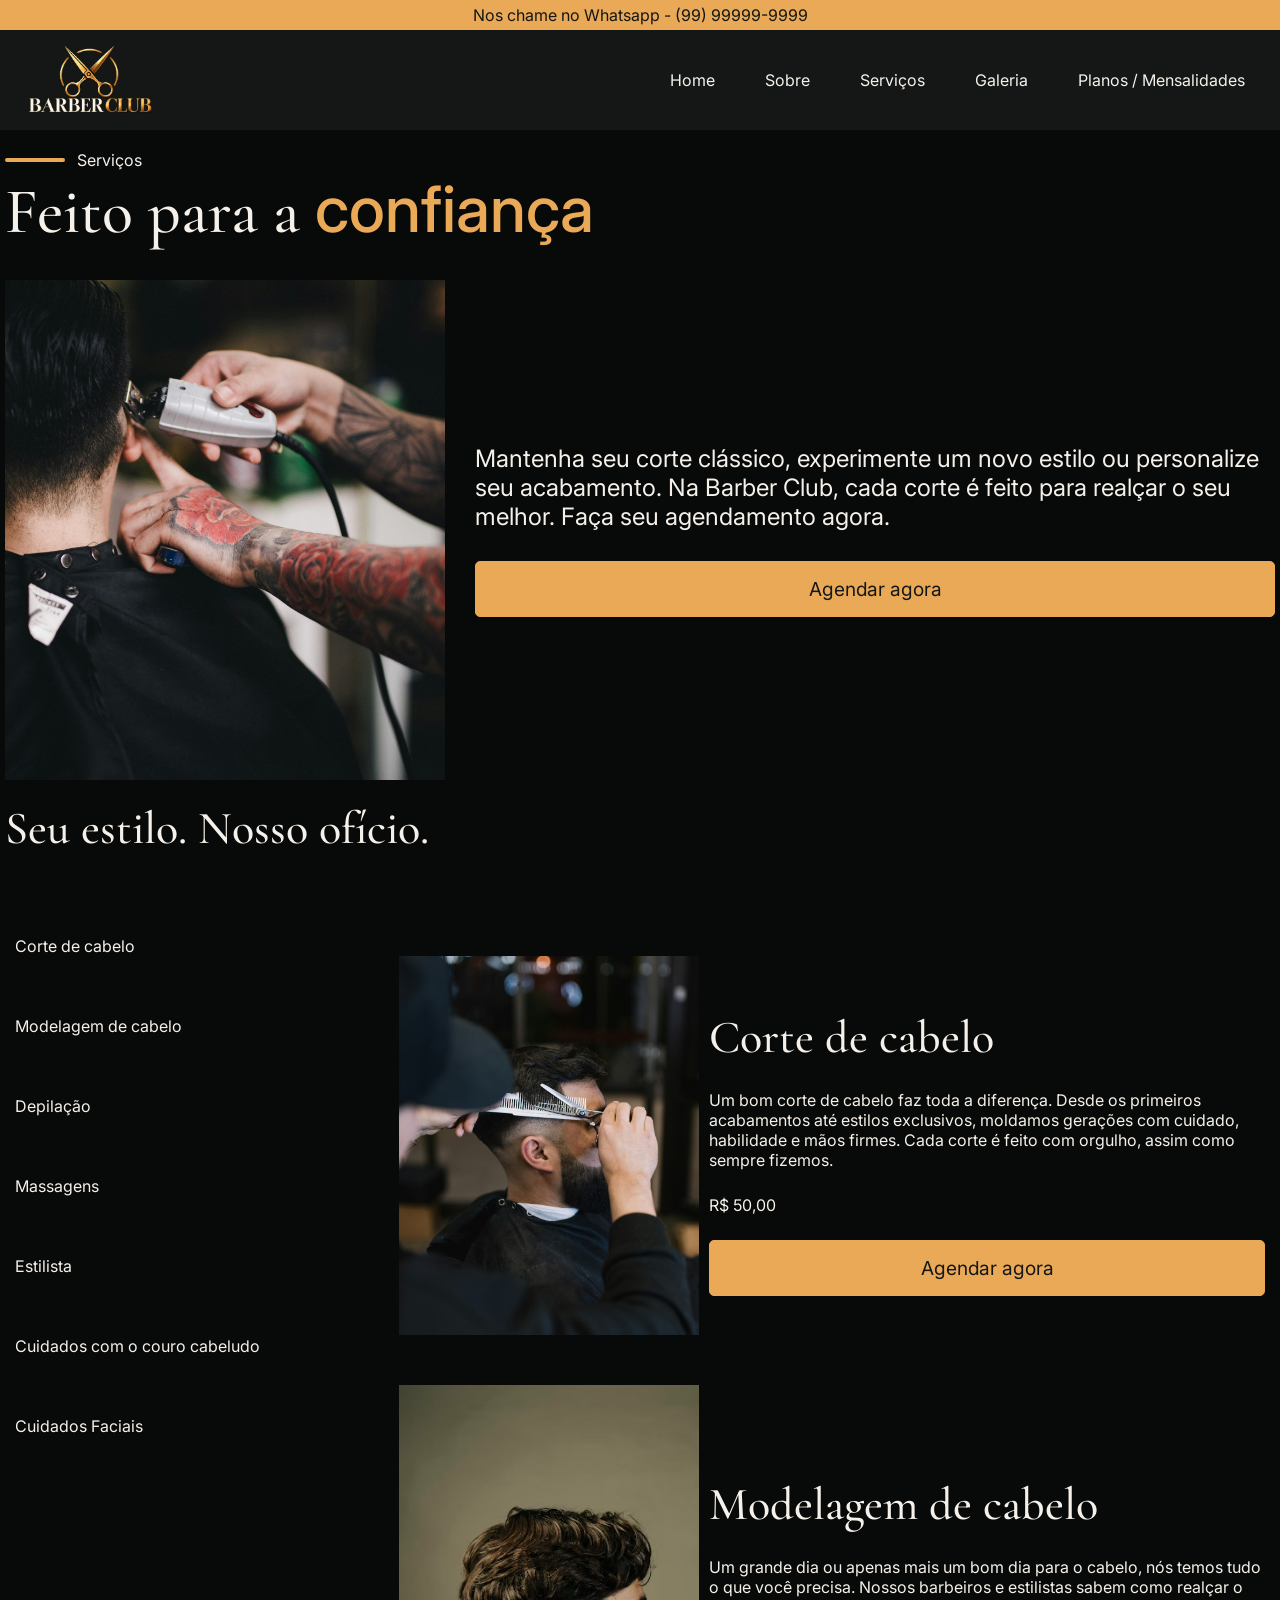
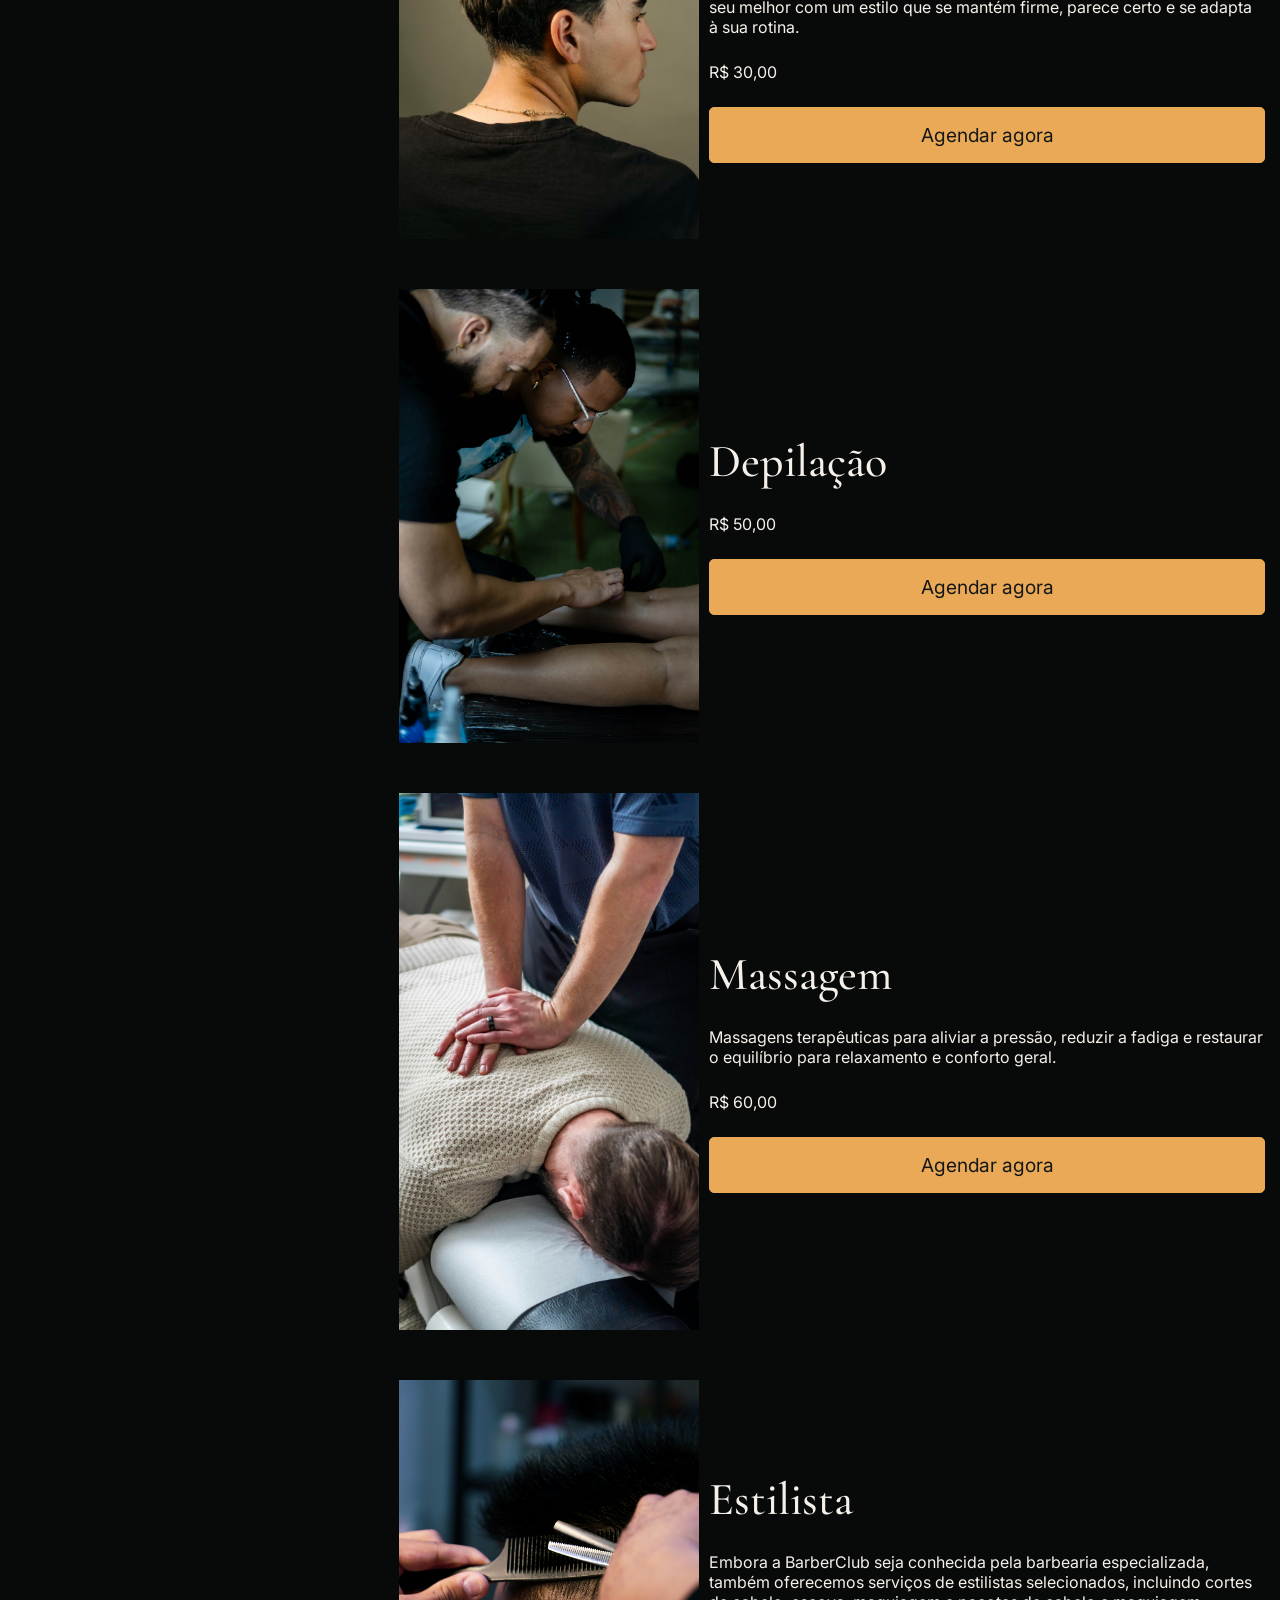
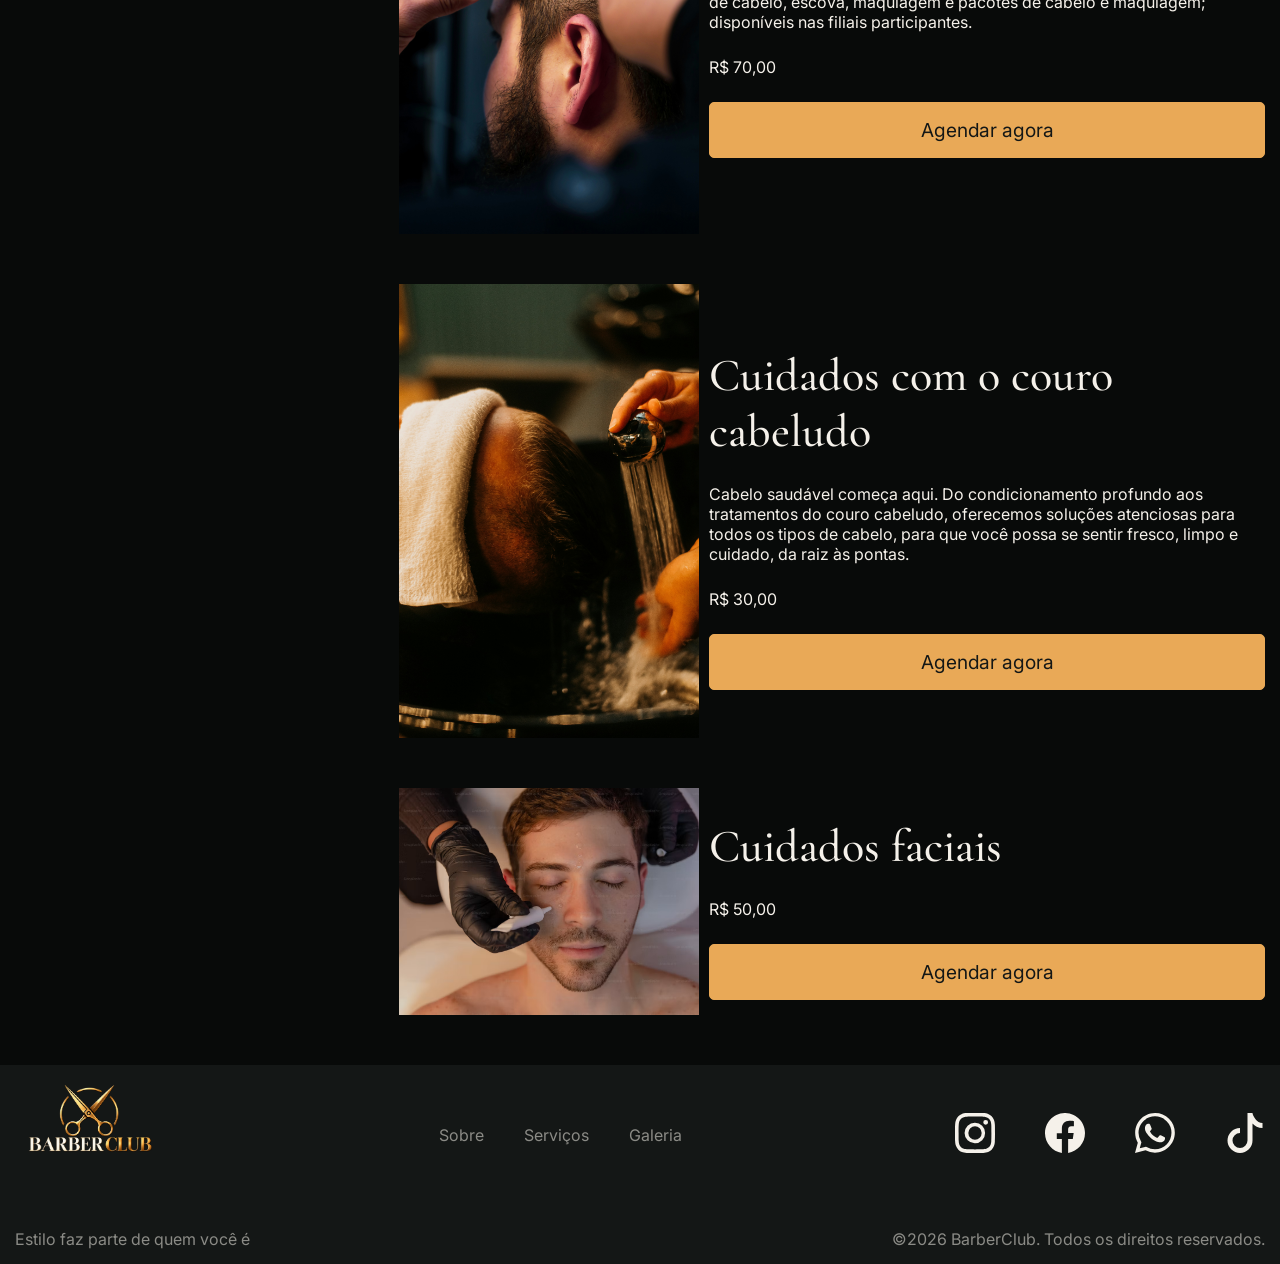
<file: pages/sevices.html>
<!DOCTYPE html>
<html lang="pt-BR">

<head>
    <meta charset="UTF-8">
    <meta name="viewport" content="width=device-width, initial-scale=1.0">
    <link rel="stylesheet" href="../css/services.css">
    <link rel="icon" href="../assets/images/logo-aba-navegador.png" type="image/png">
    <title>BarberClub - Services</title>
</head>

<body>
    <header>
        <div class="header-top">
            <p>Nos chame no Whatsapp - (99) 99999-9999</p>
        </div>
        <div class="header-bot">
            <section class="logo">
                <a href="../index.html">
                    <img src="../assets/images/barbearia-logo.png" alt="">
                </a>
            </section>
            <section class="nav-items">
                <input type="checkbox" id="menu-toggle">
                <label for="menu-toggle" class="menu-icon">
                    <svg xmlns="http://www.w3.org/2000/svg" width="40" height="40" viewBox="0 0 24 24" fill="none"
                        stroke="white" stroke-width="2" stroke-linecap="round" stroke-linejoin="round"
                        class="lucide lucide-menu-icon lucide-menu icon-menu">
                        <path d="M4 5h16" />
                        <path d="M4 12h16" />
                        <path d="M4 19h16" />
                    </svg>

                    <svg class="icon-close" xmlns="http://www.w3.org/2000/svg" width="40" height="40"
                        viewBox="0 0 24 24" fill="none" stroke="white" stroke-width="2" stroke-linecap="round"
                        stroke-linejoin="round">

                        <path d="M18 6 6 18" />
                        <path d="m6 6 12 12" />
                    </svg>
                </label>

                <nav>
                    <ul>
                        <li><a href="../index.html">Home</a></li>
                        <li><a href="./aboutus.html">Sobre</a></li>
                        <li><a href="./sevices.html">Serviços</a></li>
                        <li><a href="./galery.html">Galeria</a></li>
                        <li><a href="./plans.html">Planos / Mensalidades</a></li>
                    </ul>
                </nav>
            </section>
        </div>
    </header>


    <main>
        <section class="hero">
            <div class="hero-top">
                <div class="before">
                    <p>Serviços</p>
                </div>
                <div class="">
                    <h1>Feito para a <span class="text-gold">confiança</span></h1>
                </div>
            </div>
            <div class="hero-bot">
                <div class="hero-img-wrapper">
                    <img src="../assets/images/haircut-5.jpg" alt="">
                </div>
                <div class="hero-texts">
                    <p>Mantenha seu corte clássico, experimente
                        um novo estilo ou personalize seu
                        acabamento. Na Barber Club, cada corte é feito
                        para realçar o seu melhor. Faça seu
                        agendamento agora.</p>
                    <a href="#services" class="btn">Agendar agora</a>
                </div>
            </div>
        </section>

        <section class="services-nav" id="services">
            <h2>Seu estilo. Nosso ofício.</h2>
            <section class="nav-wrapper">
                <div class="services-menu">
                    <ul>
                        <li><a href="#hair-cut">Corte de cabelo</a></li>
                        <li><a href="#hair-modeling">Modelagem de cabelo</a></li>
                        <li><a href="#wax">Depilação</a></li>
                        <li><a href="#massage">Massagens</a></li>
                        <li><a href="#stylist">Estilista</a></li>
                        <li><a href="#scalp-care">Cuidados com o couro cabeludo</a></li>
                        <li><a href="#facial-care">Cuidados Faciais</a></li>
                    </ul>
                </div>
                <div class="services-cards">
                    <article class="services-card" id="hair-cut">
                        <figure>
                            <img src="../assets/images/haircut-1.jpg" alt="">
                        </figure>
                        <div class="service-card-texts">
                            <h2>Corte de cabelo</h2>
                            <p>Um bom corte de cabelo faz toda a diferença.
                                Desde os primeiros acabamentos até estilos
                                exclusivos, moldamos gerações com cuidado,
                                habilidade e mãos firmes. Cada corte é feito com
                                orgulho, assim como sempre fizemos.</p>
                            <p class="service-price">R$ 50,00</p>
                            <a href="./service-detail.html" class="btn">Agendar agora</a>
                        </div>
                    </article>
                    <article class="services-card" id="hair-modeling">
                        <figure>
                            <img src="../assets/images/haircut-2.avif" alt="">
                        </figure>
                        <div class="service-card-texts">
                            <h2>Modelagem de cabelo</h2>
                            <p>Um grande dia ou apenas mais um bom dia para o cabelo, nós temos tudo o que você precisa.
                                Nossos barbeiros e estilistas sabem como realçar o seu melhor com um estilo que se
                                mantém firme, parece certo e se adapta à sua rotina.</p>
                            <p class="service-price">R$ 30,00</p>
                            <a href="./service-detail.html" class="btn">Agendar agora</a>
                        </div>
                    </article>
                    <article class="services-card" id="wax">
                        <figure>
                            <img src="../assets/images/wax.jpg" alt="">
                        </figure>
                        <div class="service-card-texts">
                            <h2>Depilação</h2>
                            <p class="service-price">R$ 50,00</p>
                            <a href="./service-detail.html" class="btn">Agendar agora</a>
                        </div>
                    </article>
                    <article class="services-card" id="massage">
                        <figure>
                            <img src="../assets/images/massage.jpg" alt="">
                        </figure>
                        <div class="service-card-texts">
                            <h2>Massagem</h2>
                            <p>Massagens terapêuticas para aliviar a pressão, reduzir a fadiga e restaurar o equilíbrio
                                para relaxamento e conforto geral.</p>
                            <p class="service-price">R$ 60,00</p>
                            <a href="./service-detail.html" class="btn">Agendar agora</a>
                        </div>
                    </article>
                    <article class="services-card" id="stylist">
                        <figure>
                            <img src="../assets/images/stylist.jpg" alt="">
                        </figure>
                        <div class="service-card-texts">
                            <h2>Estilista</h2>
                            <p>Embora a BarberClub seja conhecida pela barbearia especializada, também oferecemos
                                serviços de estilistas selecionados, incluindo cortes de cabelo, escova, maquiagem e
                                pacotes de cabelo e maquiagem; disponíveis nas filiais participantes.</p>
                            <p class="service-price">R$ 70,00</p>
                            <a href="./service-detail.html" class="btn">Agendar agora</a>
                        </div>
                    </article>
                    <article class="services-card" id="scalp-care">
                        <figure>
                            <img src="../assets/images/scalp.jpg" alt="">
                        </figure>
                        <div class="service-card-texts">
                            <h2>Cuidados com o couro cabeludo</h2>
                            <p>Cabelo saudável começa aqui. Do condicionamento profundo aos tratamentos do couro
                                cabeludo, oferecemos soluções atenciosas para todos os tipos de cabelo, para que você
                                possa se sentir fresco, limpo e cuidado, da raiz às pontas.</p>
                            <p class="service-price">R$ 30,00</p>
                            <a href="./service-detail.html" class="btn">Agendar agora</a>
                        </div>
                    </article>
                    <article class="services-card">
                        <figure>
                            <img src="../assets/images/facial.avif" alt="">
                        </figure>
                        <div class="service-card-texts" id="facial-care">
                            <h2>Cuidados faciais</h2>
                            <p class="service-price">R$ 50,00</p>
                            <a href="./service-detail.html" class="btn">Agendar agora</a>
                        </div>
                    </article>
                </div>
            </section>
        </section>
    </main>

    <footer>
        <div class="footer-top">
            <figure>
                <img src="../assets/images/barbearia-logo.png" alt="">
            </figure>
            <div class="footer-links">
                <a href="">Sobre</a><a href="">Serviços</a><a href="">Galeria</a>
            </div>
            <div class="footer-socials">
                <a href="">
                    <svg xmlns="http://www.w3.org/2000/svg" width="40" height="40" fill="currentColor"
                        class="bi bi-instagram" viewBox="0 0 16 16">
                        <path
                            d="M8 0C5.829 0 5.556.01 4.703.048 3.85.088 3.269.222 2.76.42a3.9 3.9 0 0 0-1.417.923A3.9 3.9 0 0 0 .42 2.76C.222 3.268.087 3.85.048 4.7.01 5.555 0 5.827 0 8.001c0 2.172.01 2.444.048 3.297.04.852.174 1.433.372 1.942.205.526.478.972.923 1.417.444.445.89.719 1.416.923.51.198 1.09.333 1.942.372C5.555 15.99 5.827 16 8 16s2.444-.01 3.298-.048c.851-.04 1.434-.174 1.943-.372a3.9 3.9 0 0 0 1.416-.923c.445-.445.718-.891.923-1.417.197-.509.332-1.09.372-1.942C15.99 10.445 16 10.173 16 8s-.01-2.445-.048-3.299c-.04-.851-.175-1.433-.372-1.941a3.9 3.9 0 0 0-.923-1.417A3.9 3.9 0 0 0 13.24.42c-.51-.198-1.092-.333-1.943-.372C10.443.01 10.172 0 7.998 0zm-.717 1.442h.718c2.136 0 2.389.007 3.232.046.78.035 1.204.166 1.486.275.373.145.64.319.92.599s.453.546.598.92c.11.281.24.705.275 1.485.039.843.047 1.096.047 3.231s-.008 2.389-.047 3.232c-.035.78-.166 1.203-.275 1.485a2.5 2.5 0 0 1-.599.919c-.28.28-.546.453-.92.598-.28.11-.704.24-1.485.276-.843.038-1.096.047-3.232.047s-2.39-.009-3.233-.047c-.78-.036-1.203-.166-1.485-.276a2.5 2.5 0 0 1-.92-.598 2.5 2.5 0 0 1-.6-.92c-.109-.281-.24-.705-.275-1.485-.038-.843-.046-1.096-.046-3.233s.008-2.388.046-3.231c.036-.78.166-1.204.276-1.486.145-.373.319-.64.599-.92s.546-.453.92-.598c.282-.11.705-.24 1.485-.276.738-.034 1.024-.044 2.515-.045zm4.988 1.328a.96.96 0 1 0 0 1.92.96.96 0 0 0 0-1.92m-4.27 1.122a4.109 4.109 0 1 0 0 8.217 4.109 4.109 0 0 0 0-8.217m0 1.441a2.667 2.667 0 1 1 0 5.334 2.667 2.667 0 0 1 0-5.334" />
                    </svg>
                </a>

                <a href="">
                    <svg xmlns="http://www.w3.org/2000/svg" width="40" height="40" fill="currentColor"
                        class="bi bi-facebook" viewBox="0 0 16 16">
                        <path
                            d="M16 8.049c0-4.446-3.582-8.05-8-8.05C3.58 0-.002 3.603-.002 8.05c0 4.017 2.926 7.347 6.75 7.951v-5.625h-2.03V8.05H6.75V6.275c0-2.017 1.195-3.131 3.022-3.131.876 0 1.791.157 1.791.157v1.98h-1.009c-.993 0-1.303.621-1.303 1.258v1.51h2.218l-.354 2.326H9.25V16c3.824-.604 6.75-3.934 6.75-7.951" />
                    </svg>
                </a>

                <a href="">
                    <svg xmlns="http://www.w3.org/2000/svg" width="40" height="40" fill="currentColor"
                        class="bi bi-whatsapp" viewBox="0 0 16 16">
                        <path
                            d="M13.601 2.326A7.85 7.85 0 0 0 7.994 0C3.627 0 .068 3.558.064 7.926c0 1.399.366 2.76 1.057 3.965L0 16l4.204-1.102a7.9 7.9 0 0 0 3.79.965h.004c4.368 0 7.926-3.558 7.93-7.93A7.9 7.9 0 0 0 13.6 2.326zM7.994 14.521a6.6 6.6 0 0 1-3.356-.92l-.24-.144-2.494.654.666-2.433-.156-.251a6.56 6.56 0 0 1-1.007-3.505c0-3.626 2.957-6.584 6.591-6.584a6.56 6.56 0 0 1 4.66 1.931 6.56 6.56 0 0 1 1.928 4.66c-.004 3.639-2.961 6.592-6.592 6.592m3.615-4.934c-.197-.099-1.17-.578-1.353-.646-.182-.065-.315-.099-.445.099-.133.197-.513.646-.627.775-.114.133-.232.148-.43.05-.197-.1-.836-.308-1.592-.985-.59-.525-.985-1.175-1.103-1.372-.114-.198-.011-.304.088-.403.087-.088.197-.232.296-.346.1-.114.133-.198.198-.33.065-.134.034-.248-.015-.347-.05-.099-.445-1.076-.612-1.47-.16-.389-.323-.335-.445-.34-.114-.007-.247-.007-.38-.007a.73.73 0 0 0-.529.247c-.182.198-.691.677-.691 1.654s.71 1.916.81 2.049c.098.133 1.394 2.132 3.383 2.992.47.205.84.326 1.129.418.475.152.904.129 1.246.08.38-.058 1.171-.48 1.338-.943.164-.464.164-.86.114-.943-.049-.084-.182-.133-.38-.232" />
                    </svg>
                </a>

                <a href="">
                    <svg xmlns="http://www.w3.org/2000/svg" width="40" height="40" fill="currentColor"
                        class="bi bi-tiktok" viewBox="0 0 16 16">
                        <path
                            d="M9 0h1.98c.144.715.54 1.617 1.235 2.512C12.895 3.389 13.797 4 15 4v2c-1.753 0-3.07-.814-4-1.829V11a5 5 0 1 1-5-5v2a3 3 0 1 0 3 3z" />
                    </svg>
                </a>
            </div>
        </div>

        <div class="footer-bot">
            <p>Estilo faz parte de quem você é</p>
            <p>&copy;2026 BarberClub. Todos os direitos reservados.</p>
        </div>
    </footer>

</body>

</html>
</file>
<file: css/style.css>
@import url('https://fonts.googleapis.com/css2?family=Cormorant+Garamond:wght@400;500;600;700&family=Inter:ital,opsz,wght@0,14..32,100..900;1,14..32,100..900&display=swap');

* {
    box-sizing: border-box;
    margin: 0;
    padding: 0;
    font-family: var(--font-body);
    color: var(--white);
}

.elemento::-webkit-scrollbar {
  display: none;
}


html {
    scroll-behavior: smooth;
}

body {
    background-color: var(--bg);
    min-height: 100vh;
    display: flex;
    flex-direction: column;
}

main {
    flex: 1;
}

a {
    display: block;
}



/* ///////////////////VARIÁVEIS//////////////////// */

:root {
    --font-title: 'Cormorant Garamond', serif;
    --font-body: 'Inter', sans-serif;

    --bg: #080A09;
    --dark-gray: #141716;
    --gray: #8B8B86;
    --gold: #E9A957;
    --white: #F5F1EA;
}

h1 {
    font-size: 64px;
    font-family: var(--font-title);
    font-weight: 500;
}

h2 {
    font-size: 46px;
    font-family: var(--font-title);
    font-weight: 500;
}

h3 {
    font-size: 30px;
    font-family: var(--font-title);
    font-weight: 500;
}

.text-gold {
    color: var(--gold);
}

.subtitulo-small {
    font-size: 14px;
}

.subtitulo-bigger {
    font-size: 32px;
}

.descricoes {
    font-size: 24px;
}

.font-gray {
    color: var(--gray);
}


/* ///////////////////VARIÁVEIS//////////////////// */



/* //////////////////////HEADER////////////////////// */
.header-top {
    background-color: var(--gold);
    padding: 5px;
    text-align: center;
}

.header-top p {
    font-size: 16px;
    color: var(--dark-gray);
}

.logo {
    height: 100%;
    display: flex;
    align-items: center;
}

.header-bot {
    height: 100px;
    display: flex;
    align-items: center;
    justify-content: space-between;
    background-color: var(--dark-gray);
    padding: 0 15px;
    position: relative;
}

.logo img {
    width: 150px;
}


.menu-icon {
    display: block;
}

nav {
    position: absolute;
    top: 100%;
    left: 0;
    width: 100%;
    background-color: var(--dark-gray);
    max-height: 0;
    overflow: hidden;
    transition: 0.3s ease;
    z-index: 10000;
    display: flex;
    justify-content: center;
}

nav ul {
    display: flex;
    flex-direction: column;
    gap: 20px;
    padding: 20px;
    list-style: none;
    text-align: center;
    width: 100%;
}

nav a {
    display: block;
    padding: 12px 5px;
    color: var(--white);
    text-decoration: none;
    padding: 15px 0;
    transition: .5s;
    border-radius: 10px;

    &:hover {
        background-color: var(--white);
        color: var(--dark-gray);
    }
}

#menu-toggle {
    display: none;
}

.menu-icon {
    display: block;
    cursor: pointer;
}

.icon-close {
    display: none;
}

#menu-toggle:checked~.menu-icon .icon-menu {
    display: none;
}

#menu-toggle:checked~.menu-icon .icon-close {
    display: block;
}

#menu-toggle:checked~nav {
    display: flex;
    max-height: 600px;
}

/* //////////////////////HEADER////////////////////// */


/* //////////////////////BOTÃO////////////////////// */
.btn {
    background-color: var(--gold);
    padding: 15px 30px;
    color: var(--dark-gray);
    text-decoration: none;
    border-radius: 5px;
    font-size: larger;
    transition: .3s;
    border: solid 1px var(--gold);
    text-align: center;

    &:hover {
        background-color: var(--dark-gray);
        color: var(--white);
        border: solid 1px var(--gold);
    }
}

/* //////////////////////BOTÃO////////////////////// */



.hero-figure {
    width: 100%;
    position: relative;
    height: 70vh;
    margin: 0 auto;
    display: flex;
    justify-content: center;
}

.hero-figure img {
    width: 100%;
    height: 100%;
    object-fit: cover;
}

.dark-overlay {
    position: absolute;
    inset: 0;
    background: #000000;
    background: linear-gradient(180deg, rgba(0, 0, 0, .8) 90%, rgba(255, 255, 255, 0) 100%);
    height: 100%;
    width: 100%;
}

.hero-figure article {
    position: absolute;
    text-align: center;
    top: 20px;
    display: flex;
    flex-direction: column;
    gap: 50px;
    padding: 0 10px;
    color: var(--text-2);
    margin-top: 30px;
}

.hero-figure article h1 {
    color: var(--white);
}

.hero-buttons {
    display: flex;
    flex-direction: column;
    gap: 30px;
}




.services {
    display: flex;
    flex-direction: column;
    padding: 20px;
    align-items: center;
    text-align: center;
    gap: 30px;
}

.services figure {
    width: 94vw;
}

.services figure img {
    width: 100%;
    border-radius: 5px;
}

.services-items {
    display: flex;
    flex-direction: column;
    gap: 30px;

}

.text-icon {
    display: flex;
    align-items: center;
    gap: 5px;
    text-decoration: none;
}

.barbers {
    padding: 0 10px;
}

.barbers-items {
    padding: 5px;
    display: flex;
    flex-direction: column;
    align-items: center;
    text-align: center;
    gap: 30px;
}

.barbers-items a {
    font-size: 24px;
}


.barbers-cards {
    display: flex;
    flex-direction: column;
    align-items: center;
    justify-content: center;
    gap: 30px;
    max-width: 350px;
    margin: 30px auto 0 auto;
}

.card {
    width: 100%;
    background-color: var(--dark-gray);
    border-radius: 5px;
    padding: 0 0 15px 0;

}

.card-img {
    width: 100%;
    padding: 5px;
}

.card-img img {
    width: 100%;
    height: 350px;
    object-fit: cover;
}

.card-items {
    display: flex;
    flex-direction: column;
    gap: 10px;
    padding: 0 15px;
}


.galery {
    margin-top: 30px;
    width: 100%;
    display: flex;
    flex-direction: column;
    gap: 30px;
}

.galery h2 {
    margin-left: 15px;
}

.galery-pictures {
    display: flex;
    gap: 15px;
    padding: 10px;
    width: 100%;
    overflow-x: auto;
    scroll-snap-type: x mandatory;
    scrollbar-width: none;
    scroll-behavior: smooth;
}

.galery-pictures img {
    transition: .3s;
}

.galery-pictures img:hover {
    scale: 1.1;
}

.galery-pictures::-webkit-scrollbar {
    display: none;
}

.galery-bot {
    display: flex;
    flex-direction: column;
    align-items: center;
    justify-content: center;
    height: 50px;
}

.galery-bot a {
    display: flex;
    flex-direction: column;
    align-items: center;
    justify-content: center;
    gap: 5px;
    text-decoration: none;
    transition: .3s;

    &:hover {
        gap: 10px;
    }
}

.plans {
    display: flex;
    flex-direction: column;
    gap: 30px;
    margin-top: 50px;
    margin-bottom: 50px;
}

.plans-top {
    display: flex;
    flex-direction: column;
    gap: 15px;
    text-align: center;
}

.plans-cards {
    display: grid;
    grid-template-columns: repeat(auto-fit, minmax(280px, 1fr));
    gap: 20px;
    width: 100%;
    max-width: 1000px;
    margin: 30px auto;
}

.plans-card {
    display: flex;
    flex-direction: column;
    width: 100%;
    max-width: 250px;
    min-height: 350px;
    padding: 20px;
    border: 1px solid var(--gray);
    border-radius: 5px;
    background-color: var(--dark-gray);
    margin: 0 auto;
}

.card-top {
    display: flex;
    flex-direction: column;
    align-items: center;
    gap: 10px;
}

.card-mid {
    display: flex;
    flex-direction: column;
    gap: 10px;
    margin-top: 30px;
}

.plan-item {
    display: flex;
    align-items: flex-start;
    gap: 10px;
}

.plan-item svg {
    flex-shrink: 0;
}

.card-bot {
    width: 100%;
    margin-top: auto;
    padding-top: 30px;
}

.card-bot .btn {
    display: block;
    width: 100%;
}

.plans figure {
    width: 95%;
    height: 500px;
    margin: 0 auto;
}

.plans figure img {
    width: 100%;
    height: 100%;
    object-fit: cover;
}






/* /////////////////////////FOOTER/////////////////////////// */
footer {
    width: 100%;
    background-color: var(--dark-gray);
    display: flex;
    flex-direction: column;
    align-items: center;
    gap: 30px;
    padding: 20px 10px;
    
}

footer figure {
    width: 150px;
    margin: 0 auto;
}

footer figure img {
    width: 100%;
}

.footer-links {
    display: flex;
    flex-direction: column;
    align-items: center;
    gap: 30px;
    margin-top: 30px;
    
}

.footer-links a {
    text-decoration: none;
    font-size: 24px;
    border-radius: 5px;
    padding: 5px;
    color: var(--gray);

    &:hover {
        background-color: var(--white);
        color: var(--dark-gray);
    }
}

.footer-socials {
    display: flex;
    align-items: center;
    gap: 50px;
    margin-top: 30px;

}

.footer-socials a {
    text-decoration: none;
}

.footer-socials a svg {
    width: 100%;
}

.footer-bot {
    display: flex;
    flex-direction: column;
    align-items: center;
    gap: 20px;
    
}

.footer-bot p{
    color: var(--gray);
}





















@media (min-width: 1024px) {
    .header-bot {
        display: flex;
        justify-content: space-between;
        align-items: center;

        position: relative;
    }

    .menu-icon {
        display: none;
    }

    nav {
        position: static;
        width: auto;
        max-height: none;
        overflow: visible;
        background-color: transparent;
    }

    nav a {
        padding: 10px 20px;
    }

    nav ul {
        flex-direction: row;
        align-items: center;
        gap: 10px;
        padding: 0;
    }

    .nav-itens {
        max-width: 900px;
    }

    footer {
        padding: 15px;
        display: flex;
        gap: 70px;
    }

    .footer-top {
        width: 100%;
        display: flex;
        justify-content: space-between;
        align-items: center;
        gap: 30px;
    }

    .footer-links {
        flex-direction: row;
    }

    .footer-links a {
        font-size: 16px;
    }

    footer figure {
        margin: 0;
    }

    .footer-bot {
        width: 100%;
        flex-direction: row;
        justify-content: space-between;
    }

    .hero-figure {
        width: 100%;
        position: relative;
        height: 60vh;
        margin: 0 auto;
        display: flex;
        justify-content: center;
    }

    .hero-figure article {
        position: absolute;
        text-align: left;
        top: 100px;
        left: 170px;
        display: flex;
        flex-direction: column;
        gap: 50px;
        padding: 0 10px;
        color: var(--text-2);
        margin-top: 30px;
    }

    .hero-figure article h1 {
        font-size: 96px;
    }

    .hero-buttons {
        flex-direction: row;
    }





    .services {
        flex-direction: row;
        max-width: 1500px;
        margin: 30px auto;
        align-items: start;
    }

    .services figure {
        max-width: 800px;
    }

    .services-items {
        text-align: left;
        max-width: 800px;
        height: 100%;
    }

    .services-items p {
        font-size: 20px;
    }

    .services-items a {
        width: 50%;
    }





    .barbers-items {
        flex-direction: row;
        justify-content: space-between;
    }

    .barbers-items div {
        text-align: left;
    }

    .barbers {
        max-width: 1500px;
        margin: 0 auto;
    }

    .barbers-cards {
        margin: 30px auto;
        max-width: 1200px;
        display: grid;
        grid-template-columns: repeat(3, 1fr);
        gap: 50px;
    }


    .galery {
        max-width: 1500px;
        margin: 0 auto;
    }

    .galery-pictures {
        width: 100%;
        justify-content: center;
        width: 100%;
        
    }
}

@media (min-width: 1235px) {
     .services figure {
        width: 70vw;
    }
}
</file>
<file: css/aboutus.css>
@import url('https://fonts.googleapis.com/css2?family=Cormorant+Garamond:wght@400;500;600;700&family=Inter:ital,opsz,wght@0,14..32,100..900;1,14..32,100..900&display=swap');

* {
    box-sizing: border-box;
    margin: 0;
    padding: 0;
    font-family: var(--font-body);
    color: var(--white);
}

.elemento::-webkit-scrollbar {
    display: none;
}


html {
    scroll-behavior: smooth;
}

body {
    background-color: var(--bg);
    min-height: 100vh;
    display: flex;
    flex-direction: column;
}

main {
    flex: 1;
}




/* ///////////////////VARIÁVEIS//////////////////// */

:root {
    --font-title: 'Cormorant Garamond', serif;
    --font-body: 'Inter', sans-serif;

    --bg: #080A09;
    --dark-gray: #141716;
    --gray: #8B8B86;
    --gold: #E9A957;
    --white: #F5F1EA;
}

h1 {
    font-size: 64px;
    font-family: var(--font-title);
    font-weight: 500;
}

h2 {
    font-size: 46px;
    font-family: var(--font-title);
    font-weight: 500;
}

h3 {
    font-size: 30px;
    font-family: var(--font-title);
    font-weight: 500;
}

a {
    display: block;
    text-decoration: none;
}

li {
    list-style: none;
}

.text-gold {
    color: var(--gold);
}

.subtitulo-small {
    font-size: 14px;
}

.subtitulo-bigger {
    font-size: 32px;
}

.descricoes {
    font-size: 24px;
}

.font-gray {
    color: var(--gray);
}

.before {
    display: flex;
    align-items: center;
    gap: 12px;
}

.before::before {
    content: "";
    width: 60px;
    height: 4px;
    background-color: var(--gold);
    border-radius: 5px;
}

.font-title {
    font-family: var(--font-title);
}


/* ///////////////////VARIÁVEIS//////////////////// */



/* //////////////////////HEADER////////////////////// */
.header-top {
    background-color: var(--gold);
    padding: 5px;
    text-align: center;
}

.header-top p {
    font-size: 16px;
    color: var(--dark-gray);
}

.logo {
    height: 100%;
    display: flex;
    align-items: center;
}

.header-bot {
    height: 100px;
    display: flex;
    align-items: center;
    justify-content: space-between;
    background-color: var(--dark-gray);
    padding: 0 15px;
    position: relative;
}

.logo img {
    width: 150px;
}


.menu-icon {
    display: block;
}

nav {
    position: absolute;
    top: 100%;
    left: 0;
    width: 100%;
    background-color: var(--dark-gray);
    max-height: 0;
    overflow: hidden;
    transition: 0.3s ease;
    z-index: 10000;
    display: flex;
    justify-content: center;
}

nav ul {
    display: flex;
    flex-direction: column;
    gap: 20px;
    padding: 20px;
    list-style: none;
    text-align: center;
    width: 100%;
}

nav a {
    display: block;
    padding: 12px 5px;
    color: var(--white);
    text-decoration: none;
    padding: 15px 0;
    transition: .5s;
    border-radius: 10px;

    &:hover {
        background-color: var(--white);
        color: var(--dark-gray);
    }
}

#menu-toggle {
    display: none;
}

.menu-icon {
    display: block;
    cursor: pointer;
}

.icon-close {
    display: none;
}

#menu-toggle:checked~.menu-icon .icon-menu {
    display: none;
}

#menu-toggle:checked~.menu-icon .icon-close {
    display: block;
}

#menu-toggle:checked~nav {
    display: flex;
    max-height: 600px;
}

/* //////////////////////HEADER////////////////////// */


/* //////////////////////BOTÃO////////////////////// */
.btn {
    background-color: var(--gold);
    padding: 15px 30px;
    color: var(--dark-gray);
    text-decoration: none;
    border-radius: 5px;
    font-size: larger;
    transition: .3s;
    border: solid 1px var(--gold);
    text-align: center;

    &:hover {
        background-color: var(--dark-gray);
        color: var(--white);
        border: solid 1px var(--gold);
    }
}

/* //////////////////////BOTÃO////////////////////// */


.hero figure {
    width: 100%;
    height: 60vh;
    position: relative;
}

.hero figure img {
    width: 100%;
    height: 100%;
    object-fit: cover;
    transform: scaleX(-1);
}

.hero figure article {
    position: absolute;
    top: 80px;
    left: 100px;
    max-width: 600px;
    display: flex;
    flex-direction: column;
    gap: 30px;
}

.history {
    max-width: 1700px;
    margin: 50px auto;
    padding: 0 10px;
    display: flex;
    justify-content: space-between;
    gap: 10px;
}

.history-top {
    max-width: 600px;

}

.history-top img {
    width: 100%;
}

.history-mid {
    max-width: 500px;
    display: flex;
    flex-direction: column;
    gap: 25px;
}

.history-bot {
    display: flex;
    flex-direction: column;
    gap: 20px;
}

.history-bot article {
    border: 1px solid var(--gray);
    display: flex;
    padding: 25px 50px;
    border-radius: 5px;
    gap: 20px;
    align-items: center;
    transition: .3s;
    cursor: default;

    &:hover {
        scale: 1.1;
    }
}

.history-bot article figure {
    width: 60px;
    height: 60px;
}

.history-bot article figure img {
    width: 100%;
    height: 100%;
}



.our-values {
    max-width: 1700px;
    margin: 30px auto;
    padding: 0 10px;
    display: flex;
    gap: 10px;
}




.our-values-left {
    width: 100%;
}

.our-values figure {
    width: 100%;
    height: 300px;
}

.our-values figure img {
    width: 100%;
    height: 100%;
    object-fit: cover;
}

.values-cards {
    display: grid;
    grid-template-columns: repeat(4, 1fr);
    width: 100%;
    padding: 30px 20px;
}

.values-card {
    text-align: center;
    display: flex;
    flex-direction: column;
    align-items: center;
    gap: 10px;
    cursor: default;
    transition: .3s;

    &:hover {
        scale: 1.1;
    }
}




.values-card img {
    width: 40px;
    height: 40px;
}

.bottom-section {
    position: relative;
    z-index: 1;
    height: 350px;
    width: 100%;
    margin: 30px 0;
}

.bottom-section::before {
    content: "";
    position: absolute;
    height: 100%;
    width: 100%;
    background-image: url("/assets/images/yearone-2y4qGxu-4Do-unsplash.jpg");
    background-size: cover;
    background-position: center;
    opacity: .3;
    z-index: -1;
    top: 0;
    left: 0;
}

.bottom-section article {
    display: flex;
    flex-direction: column;
    align-items: center;
    justify-content: center;
    padding: 60px 0;
    gap: 20px;
    text-align: center;
}











/* ////////////////////////////////////////FOOTER//////////////////////////////////////// */
footer {
    width: 100%;
    background-color: var(--dark-gray);
    display: flex;
    flex-direction: column;
    align-items: center;
    gap: 30px;
    padding: 20px 10px;
}

footer figure {
    width: 150px;
    margin: 0 auto;
}

footer figure img {
    width: 100%;
}

.footer-links {
    display: flex;
    flex-direction: column;
    align-items: center;
    gap: 30px;
    margin-top: 30px;

}

.footer-links a {
    text-decoration: none;
    font-size: 24px;
    border-radius: 5px;
    padding: 5px;
    color: var(--gray);

    &:hover {
        background-color: var(--white);
        color: var(--dark-gray);
    }
}

.footer-socials {
    display: flex;
    align-items: center;
    gap: 50px;
    margin-top: 30px;

}

.footer-socials a {
    text-decoration: none;
}

.footer-socials a svg {
    width: 100%;
}

.footer-bot {
    display: flex;
    flex-direction: column;
    align-items: center;
    gap: 20px;

}

.footer-bot p {
    color: var(--gray);
}

/* ////////////////////////////////////////FOOTER//////////////////////////////////////// */






@media (max-width: 768px) {
    .hero figure article {
        text-align: center;
        top: 50%;
        left: 50%;
        transform: translate(-50%, -50%);
        width: 100%;
        padding: 0 10px;
    }

    .hero figure article h1 {
        font-size: 36px;
    }

    .hero figure article p {
        font: 16px;
    }

    .history {
        flex-direction: column;
        align-items: center;
        text-align: center;
        gap: 30px;
    }

    .values-cards {
        display: grid;
        grid-template-columns: repeat(2, 1fr);
    }
}

@media (max-width: 400px) {
    .values-cards {
        grid-template-columns: repeat(1, 1fr);
        gap: 20px;
    }
}

@media (min-width: 1024px) {
    .header-bot {
        display: flex;
        justify-content: space-between;
        align-items: center;

        position: relative;
    }

    .menu-icon {
        display: none;
    }

    nav {
        position: static;
        width: auto;
        max-height: none;
        overflow: visible;
        background-color: transparent;
    }

    nav a {
        padding: 10px 20px;
    }

    nav ul {
        flex-direction: row;
        align-items: center;
        gap: 10px;
        padding: 0;
    }

    .nav-itens {
        max-width: 900px;
    }

    footer {
        padding: 15px;
        display: flex;
        gap: 70px;
    }

    .footer-top {
        width: 100%;
        display: flex;
        justify-content: space-between;
        align-items: center;
        gap: 30px;
    }

    .footer-links {
        flex-direction: row;
    }

    .footer-links a {
        font-size: 16px;
    }

    footer figure {
        margin: 0;
    }

    .footer-bot {
        width: 100%;
        flex-direction: row;
        justify-content: space-between;
    }

}

@media (max-width: 1024px) {
    .our-values figure {
        display: none;
    }
}

@media (max-width:1200px) {
    .history-top {
        display: none;
    }

    .history {
        justify-content: center;
    }
}
</file>
<file: css/confirmation.css>
@import url('https://fonts.googleapis.com/css2?family=Cormorant+Garamond:wght@400;500;600;700&family=Inter:ital,opsz,wght@0,14..32,100..900;1,14..32,100..900&display=swap');

* {
    box-sizing: border-box;
    margin: 0;
    padding: 0;
    font-family: var(--font-body);
    color: var(--white);
}

.elemento::-webkit-scrollbar {
    display: none;
}


html {
    scroll-behavior: smooth;
}

body {
    background-color: var(--bg);
    min-height: 100vh;
    display: flex;
    flex-direction: column;
}

main {
    flex: 1;
}




/* ///////////////////VARIÁVEIS//////////////////// */

:root {
    --font-title: 'Cormorant Garamond', serif;
    --font-body: 'Inter', sans-serif;

    --bg: #080A09;
    --dark-gray: #141716;
    --gray: #8B8B86;
    --gold: #E9A957;
    --white: #F5F1EA;
}

h1 {
    font-size: 64px;
    font-family: var(--font-title);
    font-weight: 500;
}

h2 {
    font-size: 46px;
    font-family: var(--font-title);
    font-weight: 500;
}

h3 {
    font-size: 30px;
    font-family: var(--font-title);
    font-weight: 500;
}

a {
    display: block;
    text-decoration: none;
}

li {
    list-style: none;
}

.text-gold {
    color: var(--gold);
}

.subtitulo-small {
    font-size: 14px;
}

.subtitulo-bigger {
    font-size: 32px;
}

.descricoes {
    font-size: 24px;
}

.font-gray {
    color: var(--gray);
}

.before {
    display: flex;
    align-items: center;
    gap: 12px;
}

.before::before {
    content: "";
    width: 60px;
    height: 4px;
    background-color: var(--gold);
    border-radius: 5px;
}

.font-title {
    font-family: var(--font-title);
}


/* ///////////////////VARIÁVEIS//////////////////// */



/* //////////////////////HEADER////////////////////// */
.header-top {
    background-color: var(--gold);
    padding: 5px;
    text-align: center;
}

.header-top p {
    font-size: 16px;
    color: var(--dark-gray);
}

.logo {
    height: 100%;
    display: flex;
    align-items: center;
}

.header-bot {
    height: 100px;
    display: flex;
    align-items: center;
    justify-content: space-between;
    background-color: var(--dark-gray);
    padding: 0 15px;
    position: relative;
}

.logo img {
    width: 150px;
}


.menu-icon {
    display: block;
}

nav {
    position: absolute;
    top: 100%;
    left: 0;
    width: 100%;
    background-color: var(--dark-gray);
    max-height: 0;
    overflow: hidden;
    transition: 0.3s ease;
    z-index: 10000;
    display: flex;
    justify-content: center;
}

nav ul {
    display: flex;
    flex-direction: column;
    gap: 20px;
    padding: 20px;
    list-style: none;
    text-align: center;
    width: 100%;
}

nav a {
    display: block;
    padding: 12px 5px;
    color: var(--white);
    text-decoration: none;
    padding: 15px 0;
    transition: .5s;
    border-radius: 10px;

    &:hover {
        background-color: var(--white);
        color: var(--dark-gray);
    }
}

#menu-toggle {
    display: none;
}

.menu-icon {
    display: block;
    cursor: pointer;
}

.icon-close {
    display: none;
}

#menu-toggle:checked~.menu-icon .icon-menu {
    display: none;
}

#menu-toggle:checked~.menu-icon .icon-close {
    display: block;
}

#menu-toggle:checked~nav {
    display: flex;
    max-height: 600px;
}

/* //////////////////////HEADER////////////////////// */


/* //////////////////////BOTÃO////////////////////// */
.btn {
    background-color: var(--gold);
    padding: 15px 30px;
    color: var(--dark-gray);
    text-decoration: none;
    border-radius: 5px;
    font-size: larger;
    transition: .3s;
    border: solid 1px var(--gold);
    text-align: center;

    &:hover {
        background-color: var(--dark-gray);
        color: var(--white);
        border: solid 1px var(--gold);
    }
}

/* //////////////////////BOTÃO////////////////////// */



.hero {
    display: flex;
    flex-direction: column;
    justify-content: center;
    align-items: center;
    text-align: center;
    gap: 25px;
    padding: 15px 5px;
}

.booking-details {
    background-color: var(--dark-gray);
    border: 1px solid var(--gray);
    padding: 15px;
    margin: 30px 10px;
    border-radius: 5px;

}

.details-header {
    display: flex;
    flex-direction: column;
    justify-content: center;
    align-items: center;
    gap: 10px;
    margin-bottom: 20px;
}

.details-header-top {
    display: flex;
    gap: 10px;
}

.detail-cards-wrapper {
    display: flex;
    flex-direction: column;
    align-items: center;
    gap: 20px;
}

.detail-card {
    display: flex;
    flex-direction: column;
    align-items: center;
    gap: 10px;
    padding: 5px 10px;
    border: 1px solid var(--gray);
    max-width: 500px;
    text-align: center;
    border-radius: 5px;
}

.detail-card figure {
    width: 200px;
    height: 200px;
}

.detail-card figure img {
    width: 100%;
    height: 100%;
    object-fit: cover;
    border: 1px solid var(--gray);
    border-radius: 5px;
}

.booking-info {
    margin-top: 50px;
}

.booking-info-cards-wrapper {
    display: grid;
    grid-template-columns: repeat(1, 1fr);
    gap: 50px;
    margin-bottom: 50px;
}

.booking-info-card {
    display: flex;
    align-items: center;
    gap: 5px;
}

.btn-wrapper {
    width: 100%;
    margin: 30px auto;
    padding: 0 10px;
}


















/* ////////////////////////////////////////FOOTER//////////////////////////////////////// */
footer {
    width: 100%;
    background-color: var(--dark-gray);
    display: flex;
    flex-direction: column;
    align-items: center;
    gap: 30px;
    padding: 20px 10px;
}

footer figure {
    width: 150px;
    margin: 0 auto;
}

footer figure img {
    width: 100%;
}

.footer-links {
    display: flex;
    flex-direction: column;
    align-items: center;
    gap: 30px;
    margin-top: 30px;

}

.footer-links a {
    text-decoration: none;
    font-size: 24px;
    border-radius: 5px;
    padding: 5px;
    color: var(--gray);

    &:hover {
        background-color: var(--white);
        color: var(--dark-gray);
    }
}

.footer-socials {
    display: flex;
    align-items: center;
    gap: 50px;
    margin-top: 30px;

}

.footer-socials a {
    text-decoration: none;
}

.footer-socials a svg {
    width: 100%;
}

.footer-bot {
    display: flex;
    flex-direction: column;
    align-items: center;
    gap: 20px;

}

.footer-bot p {
    color: var(--gray);
}

/* ////////////////////////////////////////FOOTER//////////////////////////////////////// */





@media (min-width: 580px) {
    .booking-info-cards-wrapper {
        grid-template-columns: repeat(2, 1fr);
    }
}

@media (min-width: 768px) {
    .details-header {
        flex-direction: row;
        justify-content: space-between;
    }

    .detail-cards-wrapper {
        flex-direction: row;
        justify-content: center;
        justify-content: space-around;
    }

    .booking-details {
        max-width: 1500px;
        margin: 20px auto;
    }

    .detail-card {
        flex-direction: row;
        gap: 30px;
        padding: 10px 30px;
    }

    .booking-info-cards-wrapper {
        grid-template-columns: repeat(3, 1fr);
    }

}


@media (min-width: 1024px) {
    .header-bot {
        display: flex;
        justify-content: space-between;
        align-items: center;

        position: relative;
    }

    .menu-icon {
        display: none;
    }

    nav {
        position: static;
        width: auto;
        max-height: none;
        overflow: visible;
        background-color: transparent;
    }

    nav a {
        padding: 10px 20px;
    }

    nav ul {
        flex-direction: row;
        align-items: center;
        gap: 10px;
        padding: 0;
    }

    .nav-itens {
        max-width: 900px;
    }

    footer {
        padding: 15px;
        display: flex;
        gap: 70px;
    }

    .footer-top {
        width: 100%;
        display: flex;
        justify-content: space-between;
        align-items: center;
        gap: 30px;
    }

    .footer-links {
        flex-direction: row;
    }

    .footer-links a {
        font-size: 16px;
    }

    footer figure {
        margin: 0;
    }

    .footer-bot {
        width: 100%;
        flex-direction: row;
        justify-content: space-between;
    }


    .booking-info-cards-wrapper {
        max-width: 1000px;
        margin: 50px auto;
    }

    .btn-wrapper {
        width: 50%;
    }
}
</file>
<file: css/galery.css>
@import url('https://fonts.googleapis.com/css2?family=Cormorant+Garamond:wght@400;500;600;700&family=Inter:ital,opsz,wght@0,14..32,100..900;1,14..32,100..900&display=swap');

* {
    box-sizing: border-box;
    margin: 0;
    padding: 0;
    font-family: var(--font-body);
    color: var(--white);
}

.elemento::-webkit-scrollbar {
    display: none;
}


html {
    scroll-behavior: smooth;
}

body {
    background-color: var(--bg);
    min-height: 100vh;
    display: flex;
    flex-direction: column;
}

main {
    flex: 1;
}




/* ///////////////////VARIÁVEIS//////////////////// */

:root {
    --font-title: 'Cormorant Garamond', serif;
    --font-body: 'Inter', sans-serif;

    --bg: #080A09;
    --dark-gray: #141716;
    --gray: #8B8B86;
    --gold: #E9A957;
    --white: #F5F1EA;
}

h1 {
    font-size: 64px;
    font-family: var(--font-title);
    font-weight: 500;
}

h2 {
    font-size: 46px;
    font-family: var(--font-title);
    font-weight: 500;
}

h3 {
    font-size: 30px;
    font-family: var(--font-title);
    font-weight: 500;
}

a {
    display: block;
    text-decoration: none;
}

li {
    list-style: none;
}

.text-gold {
    color: var(--gold);
}

.subtitulo-small {
    font-size: 14px;
}

.subtitulo-bigger {
    font-size: 32px;
}

.descricoes {
    font-size: 24px;
}

.font-gray {
    color: var(--gray);
}

.before {
    display: flex;
    align-items: center;
    gap: 12px;
}

.before::before {
    content: "";
    width: 60px;
    height: 4px;
    background-color: var(--gold);
    border-radius: 5px;
}

.font-title {
    font-family: var(--font-title);
}


/* ///////////////////VARIÁVEIS//////////////////// */



/* //////////////////////HEADER////////////////////// */
.header-top {
    background-color: var(--gold);
    padding: 5px;
    text-align: center;
}

.header-top p {
    font-size: 16px;
    color: var(--dark-gray);
}

.logo {
    height: 100%;
    display: flex;
    align-items: center;
}

.header-bot {
    height: 100px;
    display: flex;
    align-items: center;
    justify-content: space-between;
    background-color: var(--dark-gray);
    padding: 0 15px;
    position: relative;
}

.logo img {
    width: 150px;
}


.menu-icon {
    display: block;
}

nav {
    position: absolute;
    top: 100%;
    left: 0;
    width: 100%;
    background-color: var(--dark-gray);
    max-height: 0;
    overflow: hidden;
    transition: 0.3s ease;
    z-index: 10000;
    display: flex;
    justify-content: center;
}

nav ul {
    display: flex;
    flex-direction: column;
    gap: 20px;
    padding: 20px;
    list-style: none;
    text-align: center;
    width: 100%;
}

nav a {
    display: block;
    padding: 12px 5px;
    color: var(--white);
    text-decoration: none;
    padding: 15px 0;
    transition: .5s;
    border-radius: 10px;

    &:hover {
        background-color: var(--white);
        color: var(--dark-gray);
    }
}

#menu-toggle {
    display: none;
}

.menu-icon {
    display: block;
    cursor: pointer;
}

.icon-close {
    display: none;
}

#menu-toggle:checked~.menu-icon .icon-menu {
    display: none;
}

#menu-toggle:checked~.menu-icon .icon-close {
    display: block;
}

#menu-toggle:checked~nav {
    display: flex;
    max-height: 600px;
}

/* //////////////////////HEADER////////////////////// */


/* //////////////////////BOTÃO////////////////////// */
.btn {
    background-color: var(--gold);
    padding: 15px 30px;
    color: var(--dark-gray);
    text-decoration: none;
    border-radius: 5px;
    font-size: larger;
    transition: .3s;
    border: solid 1px var(--gold);
    text-align: center;

    &:hover {
        background-color: var(--dark-gray);
        color: var(--white);
        border: solid 1px var(--gold);
    }
}

/* //////////////////////BOTÃO////////////////////// */





.hero {
    display: flex;
    flex-direction: column;
    gap: 30px;
    padding: 20px 15px;
    text-align: center;
}

.photos-wrapper {
    display: flex;
    flex-wrap: wrap;
    justify-content: center;
    gap: 15px;
    padding: 0 15px;
    max-width: 1500px;
    margin: 25px auto;
}

.photos-wrapper figure {
    width: 300px;
    height: 300px;
}

.photos-wrapper figure img {
    width: 100%;
    height: 100%;
    object-fit: cover;
    transition: .3s;
}

.section-2 {
    max-width: 1500px;
    margin: 0 auto;
    padding: 0 5px;
}

.section-2-top {
    display: flex;
    flex-direction: column;
    justify-content: center;
    text-align: center;
    gap: 15px;
    padding: 30px 10px;
}

.section-2 figure {
    max-width: 700px;
    margin: 0 auto;
}

.section-2 figure img {
    width: 100%;
    height: 100%;
    object-fit: cover;
}





















/* ////////////////////////////////////////FOOTER//////////////////////////////////////// */
footer {
    width: 100%;
    background-color: var(--dark-gray);
    display: flex;
    flex-direction: column;
    align-items: center;
    gap: 30px;
    padding: 20px 10px;
}

footer figure {
    width: 150px;
    margin: 0 auto;
}

footer figure img {
    width: 100%;
}

.footer-links {
    display: flex;
    flex-direction: column;
    align-items: center;
    gap: 30px;
    margin-top: 30px;

}

.footer-links a {
    text-decoration: none;
    font-size: 24px;
    border-radius: 5px;
    padding: 5px;
    color: var(--gray);

    &:hover {
        background-color: var(--white);
        color: var(--dark-gray);
    }
}

.footer-socials {
    display: flex;
    align-items: center;
    gap: 50px;
    margin-top: 30px;

}

.footer-socials a {
    text-decoration: none;
}

.footer-socials a svg {
    width: 100%;
}

.footer-bot {
    display: flex;
    flex-direction: column;
    align-items: center;
    gap: 20px;

}

.footer-bot p {
    color: var(--gray);
}

/* ////////////////////////////////////////FOOTER//////////////////////////////////////// */












@media (min-width: 1024px) {
    .header-bot {
        display: flex;
        justify-content: space-between;
        align-items: center;

        position: relative;
    }

    .menu-icon {
        display: none;
    }

    nav {
        position: static;
        width: auto;
        max-height: none;
        overflow: visible;
        background-color: transparent;
    }

    nav a {
        padding: 10px 20px;
    }

    nav ul {
        flex-direction: row;
        align-items: center;
        gap: 10px;
        padding: 0;
    }

    .nav-itens {
        max-width: 900px;
    }

    footer {
        padding: 15px;
        display: flex;
        gap: 70px;
    }

    .footer-top {
        width: 100%;
        display: flex;
        justify-content: space-between;
        align-items: center;
        gap: 30px;
    }

    .footer-links {
        flex-direction: row;
    }

    .footer-links a {
        font-size: 16px;
    }

    footer figure {
        margin: 0;
    }

    .footer-bot {
        width: 100%;
        flex-direction: row;
        justify-content: space-between;
    }





    .hero {
        align-items: center;
    }


    .section-2 {
        display: flex;
        flex-direction: row-reverse;
        align-items: center;
        justify-content: center;
        gap: 50px;
        background-position: center;
        margin: 30px auto;
    }

    .section-2 figure {
        width: 700px;
        height: 300px;
        margin: 0;

    }

}
</file>
<file: css/plans.css>
@import url('https://fonts.googleapis.com/css2?family=Cormorant+Garamond:wght@400;500;600;700&family=Inter:ital,opsz,wght@0,14..32,100..900;1,14..32,100..900&display=swap');

* {
    box-sizing: border-box;
    margin: 0;
    padding: 0;
    font-family: var(--font-body);
    color: var(--white);
}

.elemento::-webkit-scrollbar {
    display: none;
}


html {
    scroll-behavior: smooth;
}

body {
    background-color: var(--bg);
    min-height: 100vh;
    display: flex;
    flex-direction: column;
}

main {
    flex: 1;
}




/* ///////////////////VARIÁVEIS//////////////////// */

:root {
    --font-title: 'Cormorant Garamond', serif;
    --font-body: 'Inter', sans-serif;

    --bg: #080A09;
    --dark-gray: #141716;
    --gray: #8B8B86;
    --gold: #E9A957;
    --white: #F5F1EA;
}

h1 {
    font-size: 64px;
    font-family: var(--font-title);
    font-weight: 500;
}

h2 {
    font-size: 46px;
    font-family: var(--font-title);
    font-weight: 500;
}

h3 {
    font-size: 30px;
    font-family: var(--font-title);
    font-weight: 500;
}

a {
    display: block;
    text-decoration: none;
}

li {
    list-style: none;
}

.text-gold {
    color: var(--gold);
}

.subtitulo-small {
    font-size: 14px;
}

.subtitulo-bigger {
    font-size: 32px;
}

.descricoes {
    font-size: 24px;
}

.font-gray {
    color: var(--gray);
}

.before {
    display: flex;
    align-items: center;
    gap: 12px;
}

.before::before {
    content: "";
    width: 60px;
    height: 4px;
    background-color: var(--gold);
    border-radius: 5px;
}

.font-title {
    font-family: var(--font-title);
}


/* ///////////////////VARIÁVEIS//////////////////// */



/* //////////////////////HEADER////////////////////// */
.header-top {
    background-color: var(--gold);
    padding: 5px;
    text-align: center;
}

.header-top p {
    font-size: 16px;
    color: var(--dark-gray);
}

.logo {
    height: 100%;
    display: flex;
    align-items: center;
}

.header-bot {
    height: 100px;
    display: flex;
    align-items: center;
    justify-content: space-between;
    background-color: var(--dark-gray);
    padding: 0 15px;
    position: relative;
}

.logo img {
    width: 150px;
}


.menu-icon {
    display: block;
}

nav {
    position: absolute;
    top: 100%;
    left: 0;
    width: 100%;
    background-color: var(--dark-gray);
    max-height: 0;
    overflow: hidden;
    transition: 0.3s ease;
    z-index: 10000;
    display: flex;
    justify-content: center;
}

nav ul {
    display: flex;
    flex-direction: column;
    gap: 20px;
    padding: 20px;
    list-style: none;
    text-align: center;
    width: 100%;
}

nav a {
    display: block;
    padding: 12px 5px;
    color: var(--white);
    text-decoration: none;
    padding: 15px 0;
    transition: .5s;
    border-radius: 10px;

    &:hover {
        background-color: var(--white);
        color: var(--dark-gray);
    }
}

#menu-toggle {
    display: none;
}

.menu-icon {
    display: block;
    cursor: pointer;
}

.icon-close {
    display: none;
}

#menu-toggle:checked~.menu-icon .icon-menu {
    display: none;
}

#menu-toggle:checked~.menu-icon .icon-close {
    display: block;
}

#menu-toggle:checked~nav {
    display: flex;
    max-height: 600px;
}

/* //////////////////////HEADER////////////////////// */


/* //////////////////////BOTÃO////////////////////// */
.btn {
    background-color: var(--gold);
    padding: 15px 30px;
    color: var(--dark-gray);
    text-decoration: none;
    border-radius: 5px;
    font-size: larger;
    transition: .3s;
    border: solid 1px var(--gold);
    text-align: center;

    &:hover {
        background-color: var(--dark-gray);
        color: var(--white);
        border: solid 1px var(--gold);
    }
}

/* //////////////////////BOTÃO////////////////////// */

.plans-texts {
    display: flex;
    flex-direction: column;
    text-align: center;
    align-items: center;
    gap: 15px;
}

.plans-cards {
    margin: 30px auto;
    display: grid;
    grid-template-columns: repeat(1, 1fr);
    gap: 30px;
    max-width: 1300px;
    place-items: center;
}

.plans-cards article {
    display: flex;
    flex-direction: column;
    gap: 20px;
    border: 1px solid var(--gray);
    border-radius: 5px;
    padding: 20px 10px;
    max-width: 300px;
    height: 470px;
    margin: 0 auto;
    
    
}

.benefits {
    display: flex;
    flex-direction: column;
    gap: 15px;
    min-height: 180px;
}

.benefit {
    display: flex;
    gap: 10px;
    align-items: center;
}

.plans-cards .premium {
    border: 1px solid var(--gold);
    height: 500px;
}


.bottom-section {
    display: grid;
    grid-template-columns: repeat(1, 1fr);
    margin: 30px auto;
    gap: 15px;
    max-width: 1300px;
    border-bottom: 1px solid var(--gray);
    border-top: 1px solid var(--gray);
    padding: 15px 0;
}

.bottom-section article {
    display: flex;
    gap: 5px;
}

.bottom-section article div {
    display: flex;
    flex-direction: column;
    gap: 5px;
    justify-content: center;
}

























/* ////////////////////////////////////////FOOTER//////////////////////////////////////// */
footer {
    width: 100%;
    background-color: var(--dark-gray);
    display: flex;
    flex-direction: column;
    align-items: center;
    gap: 30px;
    padding: 20px 10px;
}

footer figure {
    width: 150px;
    margin: 0 auto;
}

footer figure img {
    width: 100%;
}

.footer-links {
    display: flex;
    flex-direction: column;
    align-items: center;
    gap: 30px;
    margin-top: 30px;

}

.footer-links a {
    text-decoration: none;
    font-size: 24px;
    border-radius: 5px;
    padding: 5px;
    color: var(--gray);

    &:hover {
        background-color: var(--white);
        color: var(--dark-gray);
    }
}

.footer-socials {
    display: flex;
    align-items: center;
    gap: 50px;
    margin-top: 30px;

}

.footer-socials a {
    text-decoration: none;
}

.footer-socials a svg {
    width: 100%;
}

.footer-bot {
    display: flex;
    flex-direction: column;
    align-items: center;
    gap: 20px;

}

.footer-bot p {
    color: var(--gray);
}

/* ////////////////////////////////////////FOOTER//////////////////////////////////////// */





@media (min-width: 442px) {
    .bottom-section {
        grid-template-columns: repeat(2, 1fr);
    }
}

@media (min-width: 768px) {
.bottom-section {
    display: grid;
    grid-template-columns: repeat(4, 1fr);
    margin: 30px auto;
    gap: 15px;
}

}



@media (min-width: 1024px) {
    .header-bot {
        display: flex;
        justify-content: space-between;
        align-items: center;

        position: relative;
    }

    .menu-icon {
        display: none;
    }

    nav {
        position: static;
        width: auto;
        max-height: none;
        overflow: visible;
        background-color: transparent;
    }

    nav a {
        padding: 10px 20px;
    }

    nav ul {
        flex-direction: row;
        align-items: center;
        gap: 10px;
        padding: 0;
    }

    .nav-itens {
        max-width: 900px;
    }

    footer {
        padding: 15px;
        display: flex;
        gap: 70px;
    }

    .footer-top {
        width: 100%;
        display: flex;
        justify-content: space-between;
        align-items: center;
        gap: 30px;
    }

    .footer-links {
        flex-direction: row;
    }

    .footer-links a {
        font-size: 16px;
    }

    footer figure {
        margin: 0;
    }

    .footer-bot {
        width: 100%;
        flex-direction: row;
        justify-content: space-between;
    }

    .plans-cards {
        grid-template-columns: repeat(3, 1fr);
    }

}
</file>
<file: css/professionals.css>
@import url('https://fonts.googleapis.com/css2?family=Cormorant+Garamond:wght@400;500;600;700&family=Inter:ital,opsz,wght@0,14..32,100..900;1,14..32,100..900&display=swap');

* {
    box-sizing: border-box;
    margin: 0;
    padding: 0;
    font-family: var(--font-body);
    color: var(--white);
}

.elemento::-webkit-scrollbar {
    display: none;
}


html {
    scroll-behavior: smooth;
}

body {
    background-color: var(--bg);
    min-height: 100vh;
    display: flex;
    flex-direction: column;
}

main {
    flex: 1;
}




/* ///////////////////VARIÁVEIS//////////////////// */

:root {
    --font-title: 'Cormorant Garamond', serif;
    --font-body: 'Inter', sans-serif;

    --bg: #080A09;
    --dark-gray: #141716;
    --gray: #8B8B86;
    --gold: #E9A957;
    --white: #F5F1EA;
}

h1 {
    font-size: 64px;
    font-family: var(--font-title);
    font-weight: 500;
}

h2 {
    font-size: 46px;
    font-family: var(--font-title);
    font-weight: 500;
}

h3 {
    font-size: 30px;
    font-family: var(--font-title);
    font-weight: 500;
}

a {
    display: block;
    text-decoration: none;
}

li {
    list-style: none;
}

.text-gold {
    color: var(--gold);
}

.subtitulo-small {
    font-size: 14px;
}

.subtitulo-bigger {
    font-size: 32px;
}

.descricoes {
    font-size: 24px;
}

.font-gray {
    color: var(--gray);
}

.before {
    display: flex;
    align-items: center;
    gap: 12px;
}

.before::before {
    content: "";
    width: 60px;
    height: 4px;
    background-color: var(--gold);
    border-radius: 5px;
}

.font-title {
    font-family: var(--font-title);
}


/* ///////////////////VARIÁVEIS//////////////////// */



/* //////////////////////HEADER////////////////////// */
.header-top {
    background-color: var(--gold);
    padding: 5px;
    text-align: center;
}

.header-top p {
    font-size: 16px;
    color: var(--dark-gray);
}

.logo {
    height: 100%;
    display: flex;
    align-items: center;
}

.header-bot {
    height: 100px;
    display: flex;
    align-items: center;
    justify-content: space-between;
    background-color: var(--dark-gray);
    padding: 0 15px;
    position: relative;
}

.logo img {
    width: 150px;
}


.menu-icon {
    display: block;
}

nav {
    position: absolute;
    top: 100%;
    left: 0;
    width: 100%;
    background-color: var(--dark-gray);
    max-height: 0;
    overflow: hidden;
    transition: 0.3s ease;
    z-index: 10000;
    display: flex;
    justify-content: center;
}

nav ul {
    display: flex;
    flex-direction: column;
    gap: 20px;
    padding: 20px;
    list-style: none;
    text-align: center;
    width: 100%;
}

nav a {
    display: block;
    padding: 12px 5px;
    color: var(--white);
    text-decoration: none;
    padding: 15px 0;
    transition: .5s;
    border-radius: 10px;

    &:hover {
        background-color: var(--white);
        color: var(--dark-gray);
    }
}

#menu-toggle {
    display: none;
}

.menu-icon {
    display: block;
    cursor: pointer;
}

.icon-close {
    display: none;
}

#menu-toggle:checked~.menu-icon .icon-menu {
    display: none;
}

#menu-toggle:checked~.menu-icon .icon-close {
    display: block;
}

#menu-toggle:checked~nav {
    display: flex;
    max-height: 600px;
}

/* //////////////////////HEADER////////////////////// */


/* //////////////////////BOTÃO////////////////////// */
.btn {
    background-color: var(--gold);
    padding: 15px 30px;
    color: var(--dark-gray);
    text-decoration: none;
    border-radius: 5px;
    font-size: larger;
    transition: .3s;
    border: solid 1px var(--gold);
    text-align: center;

    &:hover {
        background-color: var(--dark-gray);
        color: var(--white);
        border: solid 1px var(--gold);
    }
}

/* //////////////////////BOTÃO////////////////////// */




.dark-overlay {
    position: absolute;
    inset: 0;
    background: #000000;
    background: linear-gradient(180deg, rgba(0, 0, 0, .8) 90%, rgba(255, 255, 255, 0) 100%);

}



.hero figure {
    position: relative;
    width: 100%;
    height: 70vh;
}

.hero figure img {
    width: 100%;
    height: 100%;
    object-fit: cover;
}

.hero-texts {

    display: flex;
    flex-direction: column;
    position: absolute;
    top: 20px;
    text-align: center;
    align-items: center;
    gap: 30px;
}

.cards {
    padding: 10px;
    display: flex;
    flex-direction: column;
    gap: 10px;
    margin-top: 20px;
    align-items: center;
    margin-bottom: 20px;
}

.cards-wrapper {
    display: flex;
    flex-wrap: wrap;
    justify-content: center;
    gap: 30px;
    max-width: 1200px;
}

.card {
    max-width: 300px;
    display: flex;
    border: 1px solid var(--gold);
    flex-direction: column;
    gap: 5px;
    border-radius: 5px;
    padding: 10px;
}

.card figure {
    max-width: 290px;
    height: 270px;
}

.card figure img {
    width: 100%;
    height: 100%;
    object-fit: cover;

}

.card-bot {
    display: flex;
    flex-direction: column;
    gap: 10px;
}

.stars {
    color: var(--gold);
}























/* ////////////////////////////////////////FOOTER//////////////////////////////////////// */
footer {
    width: 100%;
    background-color: var(--dark-gray);
    display: flex;
    flex-direction: column;
    align-items: center;
    gap: 30px;
    padding: 20px 10px;

}

footer figure {
    width: 150px;
    margin: 0 auto;
}

footer figure img {
    width: 100%;
}

.footer-links {
    display: flex;
    flex-direction: column;
    align-items: center;
    gap: 30px;
    margin-top: 30px;

}

.footer-links a {
    text-decoration: none;
    font-size: 24px;
    border-radius: 5px;
    padding: 5px;
    color: var(--gray);

    &:hover {
        background-color: var(--white);
        color: var(--dark-gray);
    }
}

.footer-socials {
    display: flex;
    align-items: center;
    gap: 50px;
    margin-top: 30px;

}

.footer-socials a {
    text-decoration: none;
}

.footer-socials a svg {
    width: 100%;
}

.footer-bot {
    display: flex;
    flex-direction: column;
    align-items: center;
    gap: 20px;

}

.footer-bot p {
    color: var(--gray);
}

/* ////////////////////////////////////////FOOTER//////////////////////////////////////// */






@media (min-width: 768px) {
    .hero-texts {
        top: 100px;
    }
    .hero figure {
        height: 60vh;
    }
}

@media (min-width: 1024px) {
    .header-bot {
        display: flex;
        justify-content: space-between;
        align-items: center;

        position: relative;
    }

    .menu-icon {
        display: none;
    }

    nav {
        position: static;
        width: auto;
        max-height: none;
        overflow: visible;
        background-color: transparent;
    }

    nav a {
        padding: 10px 20px;
    }

    nav ul {
        flex-direction: row;
        align-items: center;
        gap: 10px;
        padding: 0;
    }

    .nav-itens {
        max-width: 900px;
    }

    footer {
        padding: 15px;
        display: flex;
        gap: 70px;
    }

    .footer-top {
        width: 100%;
        display: flex;
        justify-content: space-between;
        align-items: center;
        gap: 30px;
    }

    .footer-links {
        flex-direction: row;
    }

    .footer-links a {
        font-size: 16px;
    }

    footer figure {
        margin: 0;
    }

    .footer-bot {
        width: 100%;
        flex-direction: row;
        justify-content: space-between;
    }





    .hero-texts {
        text-align: left;
        justify-content: left;
        align-items: start;
        margin-left: 100px;
        top: 150px;
    }
}
</file>
<file: css/profile.css>
@import url('https://fonts.googleapis.com/css2?family=Cormorant+Garamond:wght@400;500;600;700&family=Inter:ital,opsz,wght@0,14..32,100..900;1,14..32,100..900&display=swap');

* {
    box-sizing: border-box;
    margin: 0;
    padding: 0;
    font-family: var(--font-body);
    color: var(--white);
}

.elemento::-webkit-scrollbar {
    display: none;
}


html {
    scroll-behavior: smooth;
}

body {
    background-color: var(--bg);
    min-height: 100vh;
    display: flex;
    flex-direction: column;
}

main {
    flex: 1;
}




/* ///////////////////VARIÁVEIS//////////////////// */

:root {
    --font-title: 'Cormorant Garamond', serif;
    --font-body: 'Inter', sans-serif;

    --bg: #080A09;
    --dark-gray: #141716;
    --gray: #8B8B86;
    --gold: #E9A957;
    --white: #F5F1EA;
}

h1 {
    font-size: 64px;
    font-family: var(--font-title);
    font-weight: 500;
}

h2 {
    font-size: 46px;
    font-family: var(--font-title);
    font-weight: 500;
}

h3 {
    font-size: 30px;
    font-family: var(--font-title);
    font-weight: 500;
}

a {
    display: block;
    text-decoration: none;
}

li {
    list-style: none;
}

.text-gold {
    color: var(--gold);
}

.subtitulo-small {
    font-size: 14px;
}

.subtitulo-bigger {
    font-size: 32px;
}

.descricoes {
    font-size: 24px;
}

.font-gray {
    color: var(--gray);
}

.before {
    display: flex;
    align-items: center;
    gap: 12px;
}

.before::before {
    content: "";
    width: 60px;
    height: 4px;
    background-color: var(--gold);
    border-radius: 5px;
}

.font-title {
    font-family: var(--font-title);
}


/* ///////////////////VARIÁVEIS//////////////////// */



/* //////////////////////HEADER////////////////////// */
.header-top {
    background-color: var(--gold);
    padding: 5px;
    text-align: center;
}

.header-top p {
    font-size: 16px;
    color: var(--dark-gray);
}

.logo {
    height: 100%;
    display: flex;
    align-items: center;
}

.header-bot {
    height: 100px;
    display: flex;
    align-items: center;
    justify-content: space-between;
    background-color: var(--dark-gray);
    padding: 0 15px;
    position: relative;
}

.logo img {
    width: 150px;
}


.menu-icon {
    display: block;
}

nav {
    position: absolute;
    top: 100%;
    left: 0;
    width: 100%;
    background-color: var(--dark-gray);
    max-height: 0;
    overflow: hidden;
    transition: 0.3s ease;
    z-index: 10000;
    display: flex;
    justify-content: center;
}

nav ul {
    display: flex;
    flex-direction: column;
    gap: 20px;
    padding: 20px;
    list-style: none;
    text-align: center;
    width: 100%;
}

nav a {
    display: block;
    padding: 12px 5px;
    color: var(--white);
    text-decoration: none;
    padding: 15px 0;
    transition: .5s;
    border-radius: 10px;

    &:hover {
        background-color: var(--white);
        color: var(--dark-gray);
    }
}

#menu-toggle {
    display: none;
}

.menu-icon {
    display: block;
    cursor: pointer;
}

.icon-close {
    display: none;
}

#menu-toggle:checked~.menu-icon .icon-menu {
    display: none;
}

#menu-toggle:checked~.menu-icon .icon-close {
    display: block;
}

#menu-toggle:checked~nav {
    display: flex;
    max-height: 600px;
}

/* //////////////////////HEADER////////////////////// */


/* //////////////////////BOTÃO////////////////////// */
.btn {
    background-color: var(--gold);
    padding: 15px 30px;
    color: var(--dark-gray);
    text-decoration: none;
    border-radius: 5px;
    font-size: larger;
    transition: .3s;
    border: solid 1px var(--gold);
    text-align: center;

    &:hover {
        background-color: var(--dark-gray);
        color: var(--white);
        border: solid 1px var(--gold);
    }
}

/* //////////////////////BOTÃO////////////////////// */






body:has(#brb-rafael:target),
body:has(#brb-lucas:target),
body:has(#brb-diego:target),
body:has(#brb-guilherme:target),
body:has(#brb-rodrigo:target) {
    display: block;
}

body:not(:has(.profile-hero:target)) #brb-rafael {
    display: flex;
}





.profile-hero {
    max-width: 1300px;
    margin: 30px auto;
    display: none;
    gap: 20px;
}

.profile-hero:target {
    display: flex;
}

.profile-hero figure {
    height: 600px;
}

.profile-hero figure img {
    height: 100%;
    object-fit: cover;
}

.hero-right {
    display: flex;
    flex-direction: column;
    gap: 30px;
    padding: 20px 0;
}

.hero-cards {
    display: flex;
    justify-content: space-between;
}

.hero-cards article {
    display: flex;
    gap: 5px;
}




.especialidades {
    max-width: 1300px;
    margin: 0 auto;
    display: flex;
    flex-direction: column;
    gap: 30px;
}

.especialidades-texts {
    display: flex;
    flex-direction: column;
    gap: 10px;
}

.especialidades-cards {
    display: grid;
    grid-template-columns: repeat(4, 1fr);
    margin: 0 auto;
    gap: 30px;
    width: 100%;
}

.especialidades-card {
    background-color: var(--dark-gray);
    max-width: 260px;
    height: 180px;
    padding: 10px;
    border: 1px solid var(--gray);
    border-radius: 5px;
    display: flex;
    flex-direction: column;
    justify-content: space-around;
}

.especialidades-card img {
    width: 40px;
    height: 40px;
}



.galery {
    margin: 30px auto;
    max-width: 1400px;
    display: flex;
    flex-direction: column;
    gap: 30px;
}

.galery h2 {
    margin-left: 15px;
}

.galery-pictures {
    display: flex;
    gap: 15px;
    padding: 10px;
    width: 100%;
    overflow-x: auto;
    scroll-snap-type: x mandatory;
    scrollbar-width: none;
    scroll-behavior: smooth;
}

.galery-pictures img {
    transition: .3s;
}

.galery-pictures img:hover {
    scale: 1.1;
}

.galery-pictures::-webkit-scrollbar {
    display: none;
}






















/* ////////////////////////////////////////FOOTER//////////////////////////////////////// */
footer {
    width: 100%;
    background-color: var(--dark-gray);
    display: flex;
    flex-direction: column;
    align-items: center;
    gap: 30px;
    padding: 20px 10px;
}

footer figure {
    width: 150px;
    margin: 0 auto;
}

footer figure img {
    width: 100%;
}

.footer-links {
    display: flex;
    flex-direction: column;
    align-items: center;
    gap: 30px;
    margin-top: 30px;

}

.footer-links a {
    text-decoration: none;
    font-size: 24px;
    border-radius: 5px;
    padding: 5px;
    color: var(--gray);

    &:hover {
        background-color: var(--white);
        color: var(--dark-gray);
    }
}

.footer-socials {
    display: flex;
    align-items: center;
    gap: 50px;
    margin-top: 30px;

}

.footer-socials a {
    text-decoration: none;
}

.footer-socials a svg {
    width: 100%;
}

.footer-bot {
    display: flex;
    flex-direction: column;
    align-items: center;
    gap: 20px;

}

.footer-bot p {
    color: var(--gray);
}

/* ////////////////////////////////////////FOOTER//////////////////////////////////////// */






@media (max-width: 1024px) {
    .especialidades {
         margin: 0 15px;
    }

    .especialidades-cards {
        grid-template-columns: repeat(2, 1fr);
        gap: 30px;
    }

    .especialidades-card {
        margin: 0 auto;
        width: 100%;
    }

    .profile-hero {
        flex-direction: column;
        margin: 0 15px;
    }


    .profile-hero figure {
        width: 100%;
        height: 500px;
    }

    .profile-hero figure img {
        margin: 0 auto;
        width: 100%;
    }

    .hero-cards {
        display: grid;
        grid-template-columns: repeat(2, 2fr);
        gap: 15px;
    }
}

@media (max-width: 850px) {
    .hero-cards {
        display: grid;
        grid-template-columns: repeat(1, 2fr);
        gap: 15px;
    }
}

@media (max-width: 550px) {
     .especialidades-cards {
        grid-template-columns: repeat(1, 1fr);
        gap: 30px;
    }
}



@media (min-width: 1024px) {
    .header-bot {
        display: flex;
        justify-content: space-between;
        align-items: center;

        position: relative;
    }

    .menu-icon {
        display: none;
    }

    nav {
        position: static;
        width: auto;
        max-height: none;
        overflow: visible;
        background-color: transparent;
    }

    nav a {
        padding: 10px 20px;
    }

    nav ul {
        flex-direction: row;
        align-items: center;
        gap: 10px;
        padding: 0;
    }

    .nav-itens {
        max-width: 900px;
    }

    footer {
        padding: 15px;
        display: flex;
        gap: 70px;
    }

    .footer-top {
        width: 100%;
        display: flex;
        justify-content: space-between;
        align-items: center;
        gap: 30px;
    }

    .footer-links {
        flex-direction: row;
    }

    .footer-links a {
        font-size: 16px;
    }

    footer figure {
        margin: 0;
    }

    .footer-bot {
        width: 100%;
        flex-direction: row;
        justify-content: space-between;
    }

}
</file>
<file: css/service-detail.css>
@import url('https://fonts.googleapis.com/css2?family=Cormorant+Garamond:wght@400;500;600;700&family=Inter:ital,opsz,wght@0,14..32,100..900;1,14..32,100..900&display=swap');

* {
    box-sizing: border-box;
    margin: 0;
    padding: 0;
    font-family: var(--font-body);
    color: var(--white);
}

.elemento::-webkit-scrollbar {
    display: none;
}


html {
    scroll-behavior: smooth;
}

body {
    background-color: var(--bg);
    min-height: 100vh;
    display: flex;
    flex-direction: column;
}

main {
    flex: 1;
    padding: 0 5px;
}




/* ///////////////////VARIÁVEIS//////////////////// */

:root {
    --font-title: 'Cormorant Garamond', serif;
    --font-body: 'Inter', sans-serif;

    --bg: #080A09;
    --dark-gray: #141716;
    --gray: #8B8B86;
    --gold: #E9A957;
    --white: #F5F1EA;
}

h1 {
    font-size: 64px;
    font-family: var(--font-title);
    font-weight: 500;
}

h2 {
    font-size: 46px;
    font-family: var(--font-title);
    font-weight: 500;
}

h3 {
    font-size: 30px;
    font-family: var(--font-title);
    font-weight: 500;
}

a {
    display: block;
    text-decoration: none;
}

li {
    list-style: none;
}

.text-gold {
    color: var(--gold);
}

.subtitulo-small {
    font-size: 14px;
}

.subtitulo-bigger {
    font-size: 32px;
}

.descricoes {
    font-size: 24px;
}

.font-gray {
    color: var(--gray);
}

.before {
    display: flex;
    align-items: center;
    gap: 12px;
}

.before::before {
    content: "";
    width: 60px;
    height: 4px;
    background-color: var(--gold);
    border-radius: 5px;
}

.font-title {
    font-family: var(--font-title);
}



/* ///////////////////VARIÁVEIS//////////////////// */



/* //////////////////////HEADER////////////////////// */
.header-top {
    background-color: var(--gold);
    padding: 5px;
    text-align: center;
}

.header-top p {
    font-size: 16px;
    color: var(--dark-gray);
}

.logo {
    height: 100%;
    display: flex;
    align-items: center;
}

.header-bot {
    height: 100px;
    display: flex;
    align-items: center;
    justify-content: space-between;
    background-color: var(--dark-gray);
    padding: 0 15px;
    position: relative;
}

.logo img {
    width: 150px;
}


.menu-icon {
    display: block;
}

nav {
    position: absolute;
    top: 100%;
    left: 0;
    width: 100%;
    background-color: var(--dark-gray);
    max-height: 0;
    overflow: hidden;
    transition: 0.3s ease;
    z-index: 10000;
    display: flex;
    justify-content: center;
}

nav ul {
    display: flex;
    flex-direction: column;
    gap: 20px;
    padding: 20px;
    list-style: none;
    text-align: center;
    width: 100%;
}

nav a {
    display: block;
    padding: 12px 5px;
    color: var(--white);
    text-decoration: none;
    padding: 15px 0;
    transition: .5s;
    border-radius: 10px;

    &:hover {
        background-color: var(--white);
        color: var(--dark-gray);
    }
}

#menu-toggle {
    display: none;
}

.menu-icon {
    display: block;
    cursor: pointer;
}

.icon-close {
    display: none;
}

#menu-toggle:checked~.menu-icon .icon-menu {
    display: none;
}

#menu-toggle:checked~.menu-icon .icon-close {
    display: block;
}

#menu-toggle:checked~nav {
    display: flex;
    max-height: 600px;
}

/* //////////////////////HEADER////////////////////// */


/* //////////////////////BOTÃO////////////////////// */
.btn {
    background-color: var(--gold);
    padding: 15px 30px;
    color: var(--dark-gray);
    text-decoration: none;
    border-radius: 5px;
    font-size: larger;
    transition: .3s;
    border: solid 1px var(--gold);
    text-align: center;

    &:hover {
        background-color: var(--dark-gray);
        color: var(--white);
        border: solid 1px var(--gold);
    }
}

/* //////////////////////BOTÃO////////////////////// */





.hero {
    text-align: center;
    padding: 0 10px;
    max-width: 1500px;
    margin: 30px auto;

}

.hero-grid {
    display: grid;
    grid-template-columns: repeat(1, 1fr);
    gap: 10px;
    margin: 15px 0;
}

.hero-grid figure {
    display: flex;
    flex-direction: column;
    justify-content: center;
    align-items: center;
    max-width: 140px;
    gap: 5px;
    margin: 0 auto;
}

.sub {
    color: var(--gray);
    font-size: 14px;
}

.btn-div {
    display: flex;
    flex-direction: column;
    gap: 20px;
    margin: 15px 0;
}

.hero-left {
    display: flex;
    flex-direction: column;
    gap: 20px;
}

.hero-right {
    max-width: 650px;
    height: 500px;
    margin: 15px auto;
}

.hero-right img {
    width: 100%;
    height: 100%;
    object-fit: cover;
}



.galery {
    max-width: 1500px;
    margin: 0 auto;
    padding: 5px;
    display: flex;
    flex-direction: column;
    gap: 20px;
}

.galery-texts {
    display: flex;
    flex-direction: column;
    align-items: center;
    gap: 30px;
}



.galery-items {
    display: flex;
    flex-wrap: wrap;
    gap: 30px;
    align-items: center;
    justify-content: center;
}

.galery-items figure {
    width: 200px;
    height: 200px;
}

.galery-items figure img {
    width: 100%;
    height: 100%;
    object-fit: cover;
    transition: .3s;

    &:hover {
        scale: 1.1;
    }
}


.ratings {
    max-width: 1500px;
    margin: 15px auto;
    padding: 5px;
    display: flex;
    flex-direction: column;
    gap: 30px;
}

.ratings-cards {
    display: flex;
    gap: 30px;
    flex-wrap: wrap;
    justify-content: center;


}

.card {
    border: 1px solid var(--gray);
    border-radius: 5px;
    padding: 10px;
    max-width: 350px;
    display: flex;
    flex-direction: column;
    gap: 10px;
    transition: .3s;

    &:hover {
        scale: 1.1;
    }
}

.card-top {
    display: flex;
    gap: 10px;
}

.card-pic {
    width: 90px;
    height: 90px;
}

.card-pic img {
    width: 100%;
    height: 100%;
    border-radius: 50%;
    object-fit: cover;
}


.card-profile-text {
    display: flex;
    flex-direction: column;
    justify-content: center;
}

.stars {
    color: var(--gold);
}












/* ////////////////////////////////////////FOOTER//////////////////////////////////////// */
footer {
    width: 100%;
    background-color: var(--dark-gray);
    display: flex;
    flex-direction: column;
    align-items: center;
    gap: 30px;
    padding: 20px 10px;

}

footer figure {
    width: 150px;
    margin: 0 auto;
}

footer figure img {
    width: 100%;
}

.footer-links {
    display: flex;
    flex-direction: column;
    align-items: center;
    gap: 30px;
    margin-top: 30px;

}

.footer-links a {
    text-decoration: none;
    font-size: 24px;
    border-radius: 5px;
    padding: 5px;
    color: var(--gray);

    &:hover {
        background-color: var(--white);
        color: var(--dark-gray);
    }
}

.footer-socials {
    display: flex;
    align-items: center;
    gap: 50px;
    margin-top: 30px;

}

.footer-socials a {
    text-decoration: none;
}

.footer-socials a svg {
    width: 100%;
}

.footer-bot {
    display: flex;
    flex-direction: column;
    align-items: center;
    gap: 20px;

}

.footer-bot p {
    color: var(--gray);
}

/* ////////////////////////////////////////FOOTER//////////////////////////////////////// */




@media (min-width: 375px) {
    .hero-grid {
        grid-template-columns: repeat(2, 1fr);
    }
}


@media (min-width: 1024px) {
    .header-bot {
        display: flex;
        justify-content: space-between;
        align-items: center;

        position: relative;
    }

    .menu-icon {
        display: none;
    }

    nav {
        position: static;
        width: auto;
        max-height: none;
        overflow: visible;
        background-color: transparent;
    }

    nav a {
        padding: 10px 20px;
    }

    nav ul {
        flex-direction: row;
        align-items: center;
        gap: 10px;
        padding: 0;
    }

    .nav-itens {
        max-width: 900px;
    }

    footer {
        padding: 15px;
        display: flex;
        gap: 70px;
    }

    .footer-top {
        width: 100%;
        display: flex;
        justify-content: space-between;
        align-items: center;
        gap: 30px;
    }

    .footer-links {
        flex-direction: row;
    }

    .footer-links a {
        font-size: 16px;
    }

    footer figure {
        margin: 0;
    }

    .footer-bot {
        width: 100%;
        flex-direction: row;
        justify-content: space-between;
    }



    .hero {
        display: flex;
        gap: 20px;
    }

    .hero-left {
        width: 50%;
        text-align: left;
    }

    .hero-right {
        width: 100%;
    }

    .btn-div {
        flex-direction: row;
        align-items: center;
    }

    .btn-div a {
        font-size: 32px;
    }

    .btn-div p {
        font-size: 32px;
    }

    .galery-texts {
        flex-direction: row;
        justify-content: space-between;
    }

    .galery-items {
        gap: 50px;
    }

    .galery-items figure {
        width: 300px;
        height: 300px;
    }
}

@media (min-width: 1280px) {
    .hero-grid {
        grid-template-columns: repeat(4, 1fr);
    }
}
</file>
<file: css/services.css>
@import url('https://fonts.googleapis.com/css2?family=Cormorant+Garamond:wght@400;500;600;700&family=Inter:ital,opsz,wght@0,14..32,100..900;1,14..32,100..900&display=swap');

* {
    box-sizing: border-box;
    margin: 0;
    padding: 0;
    font-family: var(--font-body);
    color: var(--white);
}

.elemento::-webkit-scrollbar {
    display: none;
}


html {
    scroll-behavior: smooth;
}

body {
    background-color: var(--bg);
    min-height: 100vh;
    display: flex;
    flex-direction: column;
}

main {
    flex: 1;
    padding: 0 5px;
}




/* ///////////////////VARIÁVEIS//////////////////// */

:root {
    --font-title: 'Cormorant Garamond', serif;
    --font-body: 'Inter', sans-serif;

    --bg: #080A09;
    --dark-gray: #141716;
    --gray: #8B8B86;
    --gold: #E9A957;
    --white: #F5F1EA;
}

h1 {
    font-size: 64px;
    font-family: var(--font-title);
    font-weight: 500;
}

h2 {
    font-size: 46px;
    font-family: var(--font-title);
    font-weight: 500;
}

h3 {
    font-size: 30px;
    font-family: var(--font-title);
    font-weight: 500;
}

a {
    display: block;
    text-decoration: none;
}

li {
    list-style: none;
}

.text-gold {
    color: var(--gold);
}

.subtitulo-small {
    font-size: 14px;
}

.subtitulo-bigger {
    font-size: 32px;
}

.descricoes {
    font-size: 24px;
}

.font-gray {
    color: var(--gray);
}


/* ///////////////////VARIÁVEIS//////////////////// */



/* //////////////////////HEADER////////////////////// */
.header-top {
    background-color: var(--gold);
    padding: 5px;
    text-align: center;
}

.header-top p {
    font-size: 16px;
    color: var(--dark-gray);
}

.logo {
    height: 100%;
    display: flex;
    align-items: center;
}

.header-bot {
    height: 100px;
    display: flex;
    align-items: center;
    justify-content: space-between;
    background-color: var(--dark-gray);
    padding: 0 15px;
    position: relative;
}

.logo img {
    width: 150px;
}


.menu-icon {
    display: block;
}

nav {
    position: absolute;
    top: 100%;
    left: 0;
    width: 100%;
    background-color: var(--dark-gray);
    max-height: 0;
    overflow: hidden;
    transition: 0.3s ease;
    z-index: 10000;
    display: flex;
    justify-content: center;
}

nav ul {
    display: flex;
    flex-direction: column;
    gap: 20px;
    padding: 20px;
    list-style: none;
    text-align: center;
    width: 100%;
}

nav a {
    display: block;
    padding: 12px 5px;
    color: var(--white);
    text-decoration: none;
    padding: 15px 0;
    transition: .5s;
    border-radius: 10px;

    &:hover {
        background-color: var(--white);
        color: var(--dark-gray);
    }
}

#menu-toggle {
    display: none;
}

.menu-icon {
    display: block;
    cursor: pointer;
}

.icon-close {
    display: none;
}

#menu-toggle:checked~.menu-icon .icon-menu {
    display: none;
}

#menu-toggle:checked~.menu-icon .icon-close {
    display: block;
}

#menu-toggle:checked~nav {
    display: flex;
    max-height: 600px;
}

/* //////////////////////HEADER////////////////////// */


/* //////////////////////BOTÃO////////////////////// */
.btn {
    background-color: var(--gold);
    padding: 15px 30px;
    color: var(--dark-gray);
    text-decoration: none;
    border-radius: 5px;
    font-size: larger;
    transition: .3s;
    border: solid 1px var(--gold);
    text-align: center;

    &:hover {
        background-color: var(--dark-gray);
        color: var(--white);
        border: solid 1px var(--gold);
    }
}

/* //////////////////////BOTÃO////////////////////// */




.hero {
    max-width: 1500px;
    margin: 20px auto;
    display: flex;
    flex-direction: column;
    gap: 30px;
}

.hero-top {
    width: 100%;
}

.hero-bot {
    display: flex;
    justify-content: center;
    width: 100%;
    gap: 30px;
}

.hero-img-wrapper {
    max-width: 1000px;
    height: 500px;
}

.hero-img-wrapper img {
    width: 100%;
    height: 100%;
    object-fit: cover;
}

.hero-texts {
    max-width: 800px;
    display: flex;
    flex-direction: column;
    justify-content: center;
    gap: 30px;

}

.hero-texts p {
    font-size: 24px;
}





.before {
    display: flex;
    align-items: center;
    gap: 12px;
}

.before::before {
    content: "";
    width: 60px;
    height: 4px;
    background-color: var(--gold);
    border-radius: 5px;
}

.services-nav {
    max-width: 1500px;
    margin: 0 auto;
}

.nav-wrapper {
    display: flex;
    justify-content: space-between;
    margin: 50px 0;
}

.services-menu {
    width: 400px;
    position: sticky;
    height: 100%;
    top: 20px;
}

.services-menu ul {
    width: 100%;
}

.services-menu li a {
    padding: 30px 10px;
    transition: .3s;
    width: 100%;

    &:hover {
        background-color: var(--white);
        color: var(--dark-gray);
        scale: 1.1;
    }
}

.services-cards {
    width: 70%;
}


.services-card {
    display: flex;
    margin-top: 50px;
}

.services-card figure {
    max-width: 300px;
}

.services-card figure img {
    width: 100%;
    height: 100%;
    object-fit: cover;
}

.service-card-texts {
    display: flex;
    flex-direction: column;
    gap: 25px;
    margin-top: 15px;
    padding: 15px 10px;
    justify-content: center;
    width: 100%;
}












/* ////////////////////////////////////////FOOTER//////////////////////////////////////// */
footer {
    width: 100%;
    background-color: var(--dark-gray);
    display: flex;
    flex-direction: column;
    align-items: center;
    gap: 30px;
    padding: 20px 10px;

}

footer figure {
    width: 150px;
    margin: 0 auto;
}

footer figure img {
    width: 100%;
}

.footer-links {
    display: flex;
    flex-direction: column;
    align-items: center;
    gap: 30px;
    margin-top: 30px;

}

.footer-links a {
    text-decoration: none;
    font-size: 24px;
    border-radius: 5px;
    padding: 5px;
    color: var(--gray);

    &:hover {
        background-color: var(--white);
        color: var(--dark-gray);
    }
}

.footer-socials {
    display: flex;
    align-items: center;
    gap: 50px;
    margin-top: 30px;

}

.footer-socials a {
    text-decoration: none;
}

.footer-socials a svg {
    width: 100%;
}

.footer-bot {
    display: flex;
    flex-direction: column;
    align-items: center;
    gap: 20px;

}

.footer-bot p {
    color: var(--gray);
}

/* ////////////////////////////////////////FOOTER//////////////////////////////////////// */






@media (min-width: 1024px) {
    .header-bot {
        display: flex;
        justify-content: space-between;
        align-items: center;

        position: relative;
    }

    .menu-icon {
        display: none;
    }

    nav {
        position: static;
        width: auto;
        max-height: none;
        overflow: visible;
        background-color: transparent;
    }

    nav a {
        padding: 10px 20px;
    }

    nav ul {
        flex-direction: row;
        align-items: center;
        gap: 10px;
        padding: 0;
    }

    .nav-itens {
        max-width: 900px;
    }

    footer {
        padding: 15px;
        display: flex;
        gap: 70px;
    }

    .footer-top {
        width: 100%;
        display: flex;
        justify-content: space-between;
        align-items: center;
        gap: 30px;
    }

    .footer-links {
        flex-direction: row;
    }

    .footer-links a {
        font-size: 16px;
    }

    footer figure {
        margin: 0;
    }

    .footer-bot {
        width: 100%;
        flex-direction: row;
        justify-content: space-between;
    }
}

@media (max-width:1020px) {
    .hero-bot {
        flex-direction: column;
        align-items: center;
        text-align: center;
    }

    .services-card {
        flex-direction: column;
        align-items: center;
        text-align: center;
    }
}

@media (max-width: 768px) {
    .services-menu {
        display: none;
    }

    .nav-wrapper {
        justify-content: center;
    }

    
}

@media (max-width: 550px) {
    .services-card {
        min-width: 300px;
        margin: 50px auto;
    }

    .services-cards {
        margin: 0 auto;
        width: 100%;
    }
    .nav-wrapper {
        display: block;
        margin: 50px auto;
        width: 100%;
    }
}
</file>
